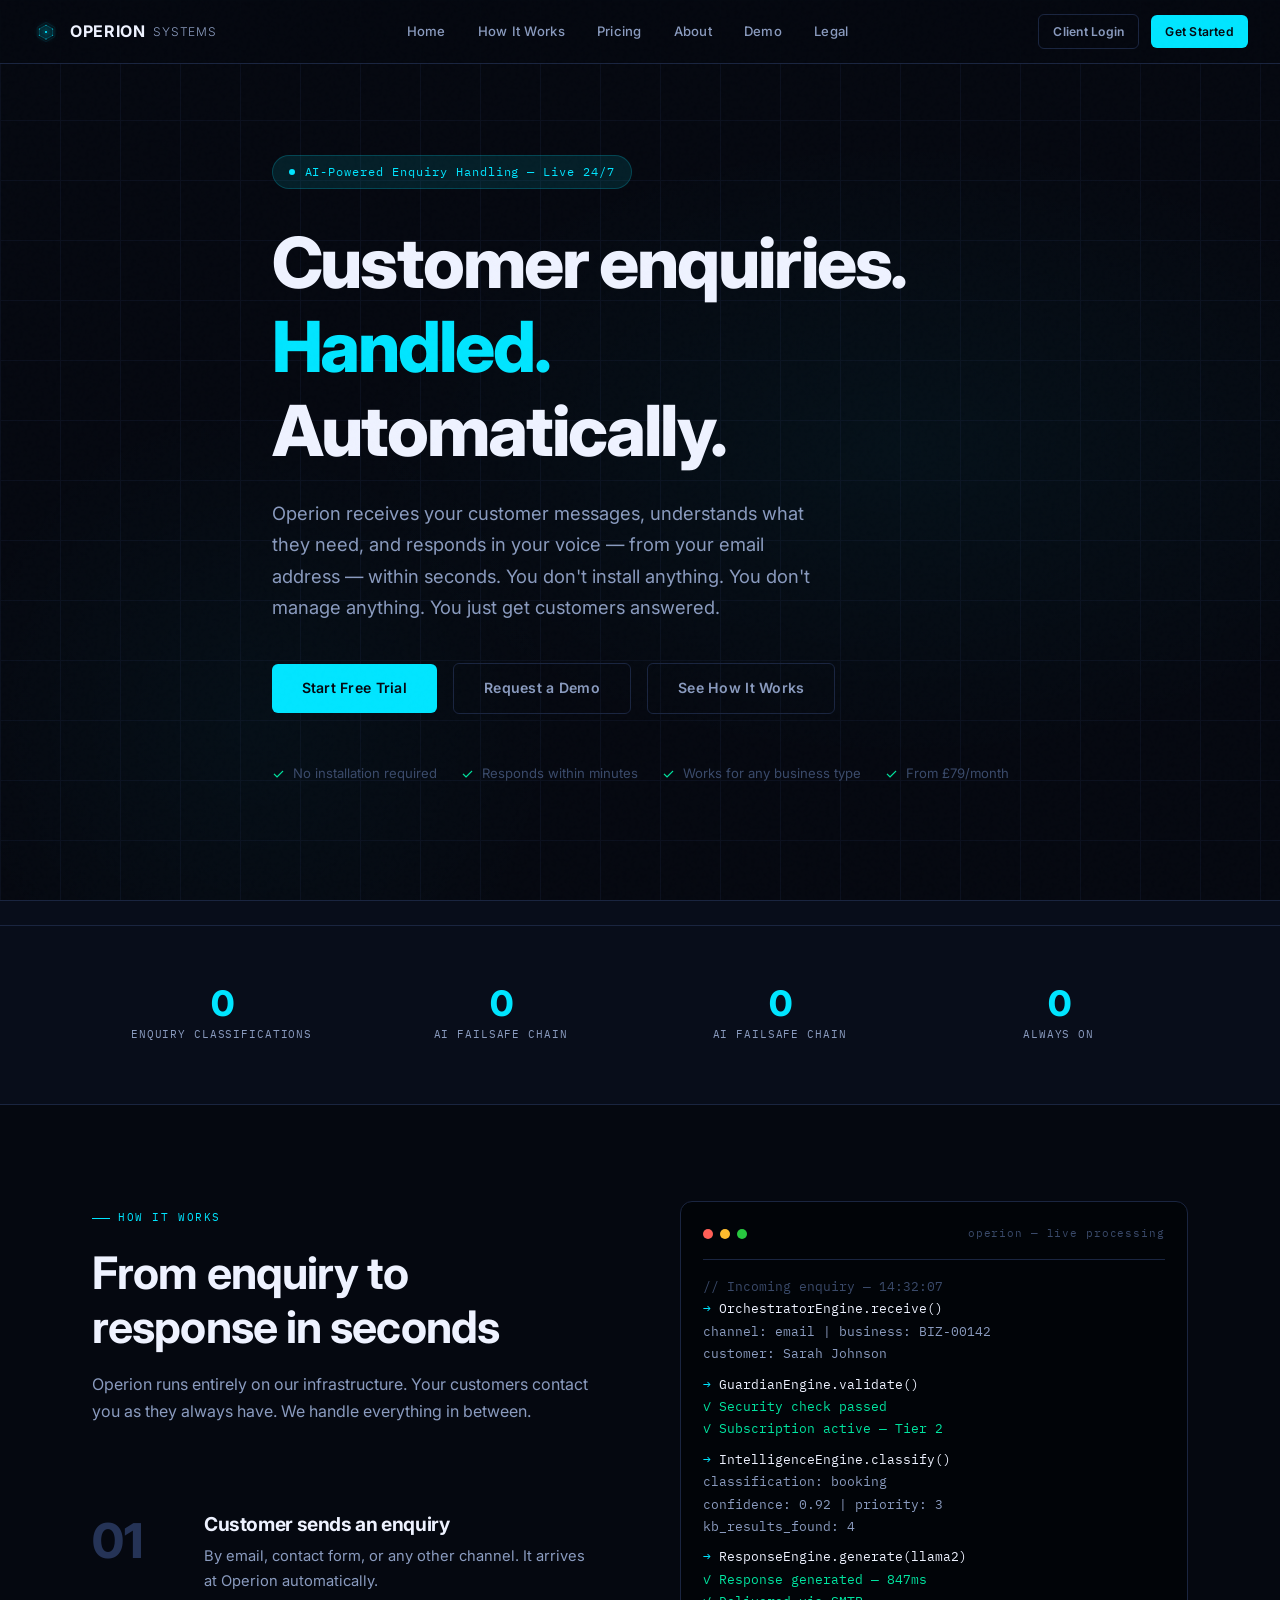
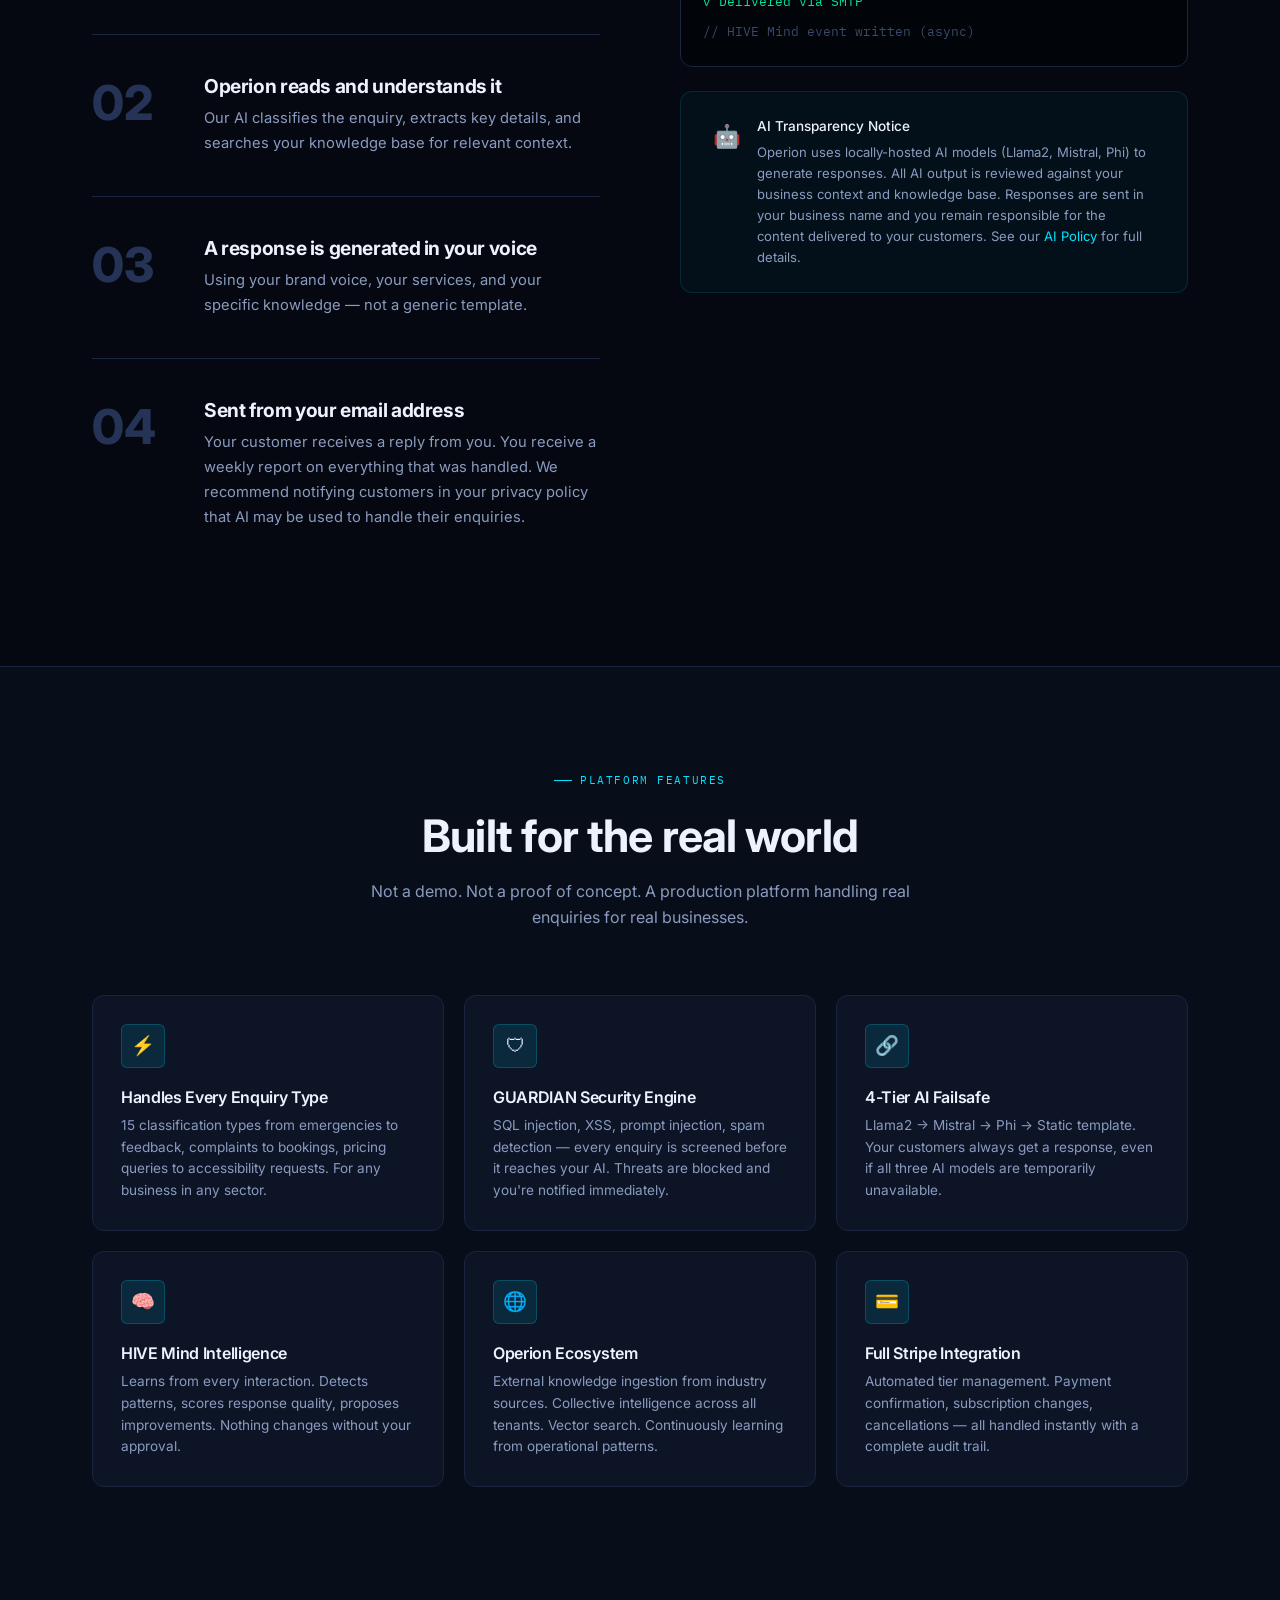
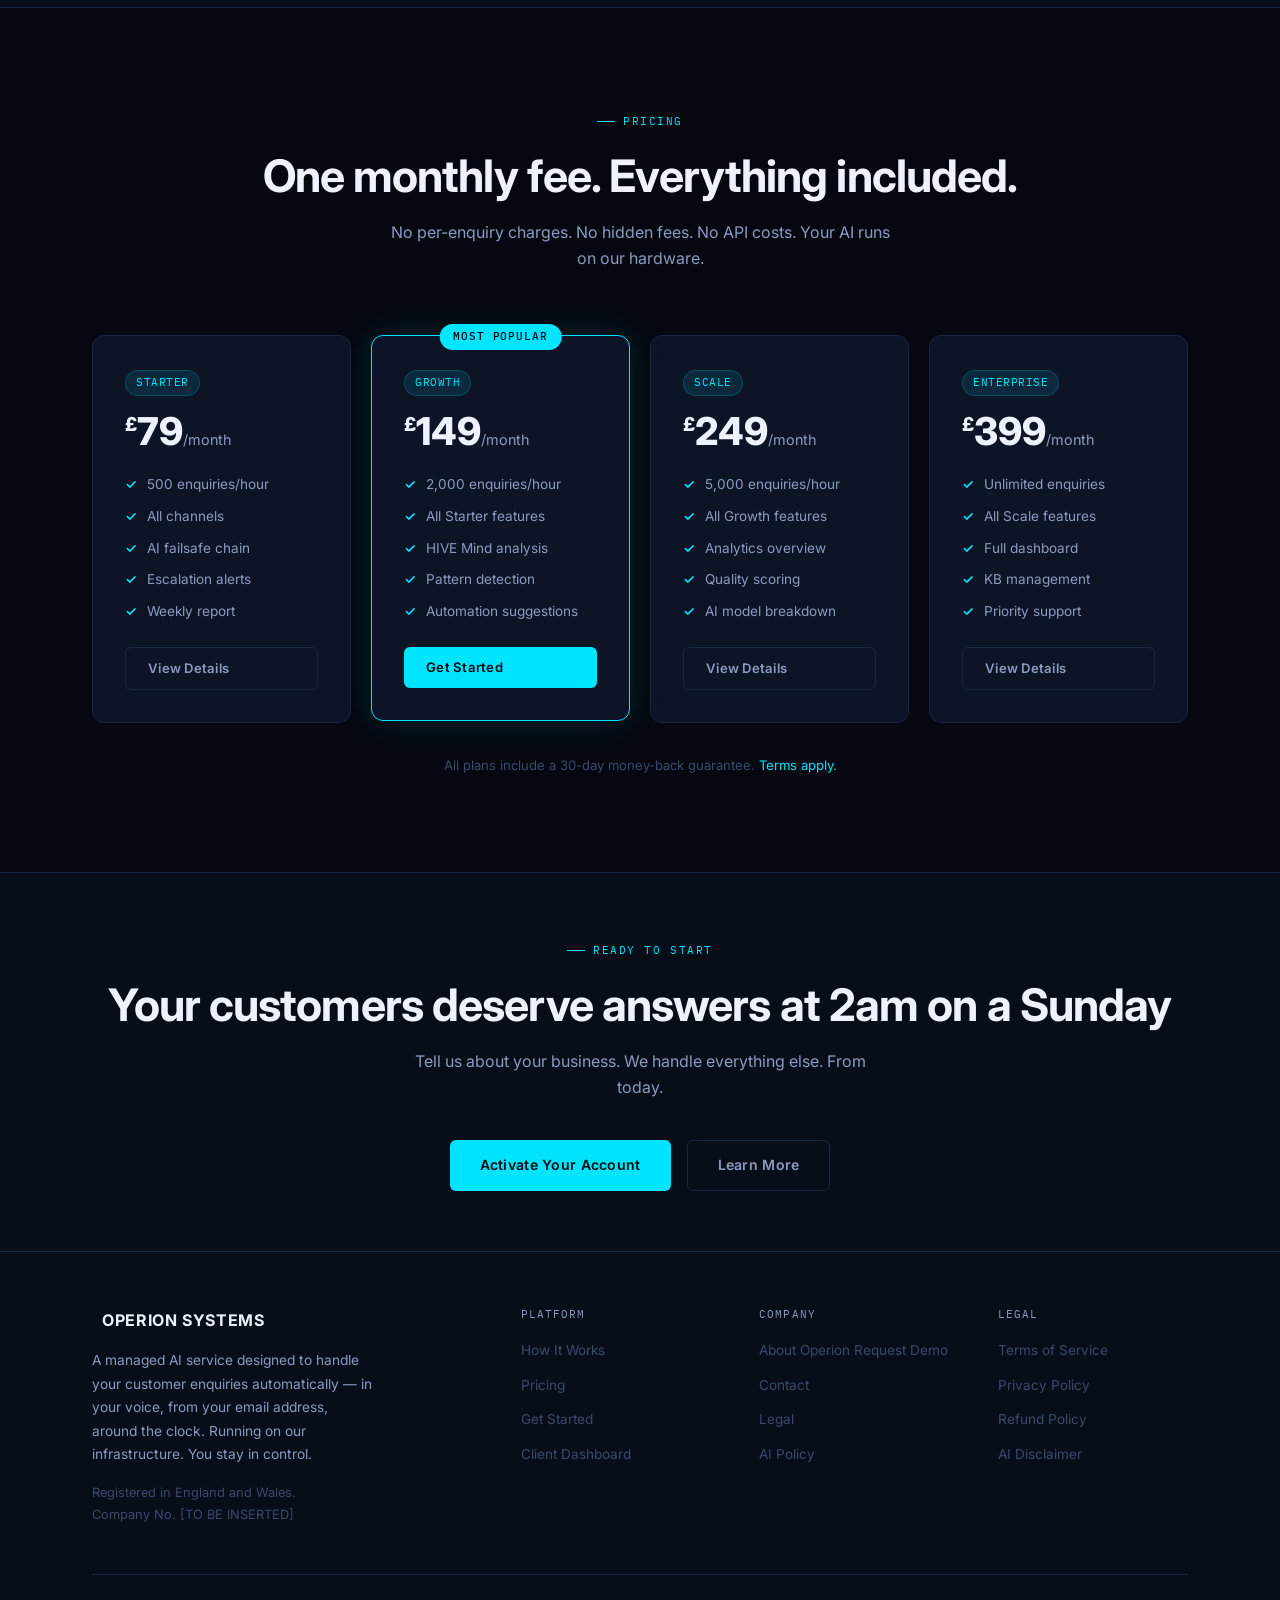
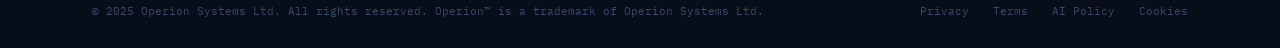
<file: index.html>
<!DOCTYPE html>
<html lang="en">
<head>
  <meta charset="UTF-8">
  <meta name="viewport" content="width=device-width, initial-scale=1.0">
  <title>Operion Systems — AI-Powered Enquiry Handling for Any Business</title>
  <meta name="description" content="Operion handles your customer enquiries automatically — in your voice, from your email address, around the clock. From £79/month. No software to install. No servers to manage.">
  <meta name="keywords" content="AI customer service, automated enquiry handling, AI business automation, customer response automation, Operion">
  <meta property="og:title" content="Operion Systems — Automated AI Enquiry Handling">
  <meta property="og:description" content="Every customer enquiry handled automatically. In your voice. From your email. 24/7.">
  <meta property="og:type" content="website">
  <meta name="robots" content="index, follow">
  <link rel="preconnect" href="https://fonts.googleapis.com">
  <link rel="preconnect" href="https://fonts.gstatic.com" crossorigin>
  <link href="https://fonts.googleapis.com/css2?family=Inter:wght@300;400;500;600;700;800&family=IBM+Plex+Mono:wght@300;400;500&display=swap" rel="stylesheet">
  <link rel="stylesheet" href="style.css">
  <style>
    /* ── HOMEPAGE SPECIFIC ─────────────────────────────────── */
    .hero {
      min-height: 100vh;
      display: flex;
      align-items: center;
      padding: 120px 0 80px;
      position: relative;
      overflow: hidden;
    }
    .hero-bg {
      position: absolute;
      inset: 0;
      background:
        radial-gradient(ellipse 60% 50% at 70% 50%, rgba(0,229,255,0.04) 0%, transparent 70%),
        radial-gradient(ellipse 40% 60% at 20% 80%, rgba(0,229,255,0.03) 0%, transparent 60%);
      pointer-events: none;
    }
    .hero-grid-lines {
      position: absolute;
      inset: 0;
      background-image:
        linear-gradient(var(--border) 1px, transparent 1px),
        linear-gradient(90deg, var(--border) 1px, transparent 1px);
      background-size: 60px 60px;
      opacity: 0.3;
      pointer-events: none;
    }
    .hero-content {
      position: relative;
      z-index: 1;
      max-width: 760px;
    }
    .hero-eyebrow {
      display: inline-flex;
      align-items: center;
      gap: 10px;
      background: var(--cyan-glow);
      border: 1px solid rgba(0,229,255,0.2);
      border-radius: 100px;
      padding: 6px 16px;
      font-family: var(--font-mono);
      font-size: 0.75rem;
      color: var(--cyan);
      letter-spacing: 0.08em;
      margin-bottom: 2rem;
    }
    .hero-eyebrow-dot {
      width: 6px; height: 6px;
      background: var(--cyan);
      border-radius: 50%;
      animation: pulse-glow 2s ease infinite;
    }
    .hero h1 { margin-bottom: 1.5rem; }
    .hero h1 em {
      font-style: normal;
      color: var(--cyan);
      position: relative;
    }
    .hero-sub {
      font-size: 1.15rem;
      color: var(--white-dim);
      line-height: 1.7;
      max-width: 560px;
      margin-bottom: 2.5rem;
    }
    .hero-actions {
      display: flex;
      gap: 1rem;
      flex-wrap: wrap;
      align-items: center;
      margin-bottom: 3rem;
    }
    .hero-proof {
      display: flex;
      align-items: center;
      gap: 1.5rem;
      flex-wrap: wrap;
    }
    .hero-proof-item {
      display: flex;
      align-items: center;
      gap: 8px;
      font-size: 0.82rem;
      color: var(--white-faint);
    }
    .hero-proof-item span { color: var(--green); font-size: 0.9rem; }
    .hero-visual {
      position: absolute;
      right: -2rem;
      top: 50%;
      transform: translateY(-50%);
      width: 420px;
      opacity: 0.85;
    }

    /* ── TICKER ─────────────────────────────────────────────── */
    .ticker-wrap {
      background: var(--deep);
      border-top: 1px solid var(--border);
      border-bottom: 1px solid var(--border);
      padding: 12px 0;
      overflow: hidden;
    }
    .ticker-inner {
      display: flex;
      gap: 0;
      animation: ticker 40s linear infinite;
      width: max-content;
    }
    .ticker-item {
      display: flex;
      align-items: center;
      gap: 8px;
      padding: 0 2rem;
      font-family: var(--font-mono);
      font-size: 0.75rem;
      color: var(--white-faint);
      white-space: nowrap;
    }
    .ticker-dot {
      width: 4px; height: 4px;
      background: var(--cyan);
      border-radius: 50%;
      flex-shrink: 0;
    }
    .ticker-meta { color: var(--white-faint); opacity: 0.5; }
    @keyframes ticker {
      0% { transform: translateX(0); }
      100% { transform: translateX(-50%); }
    }

    /* ── HOW IT WORKS ───────────────────────────────────────── */
    .steps { display: flex; flex-direction: column; gap: 0; }
    .step {
      display: grid;
      grid-template-columns: 80px 1fr;
      gap: 2rem;
      padding: 2.5rem 0;
      border-bottom: 1px solid var(--border);
      align-items: start;
    }
    .step:last-child { border-bottom: none; }
    .step-number {
      font-family: var(--font-display);
      font-weight: 800;
      font-size: 3rem;
      color: var(--border-light);
      line-height: 1;
      padding-top: 4px;
      transition: color var(--transition);
    }
    .step:hover .step-number { color: var(--cyan); }
    .step-content h3 {
      font-size: 1.2rem;
      margin-bottom: 0.5rem;
      color: var(--white);
    }
    .step-content p { font-size: 0.92rem; color: var(--white-dim); line-height: 1.7; }

    /* ── FEATURES ───────────────────────────────────────────── */
    .feature-card {
      background: var(--surface);
      border: 1px solid var(--border);
      border-radius: var(--radius-lg);
      padding: 1.75rem;
      transition: all var(--transition);
    }
    .feature-card:hover {
      border-color: var(--cyan-dim);
      transform: translateY(-2px);
      box-shadow: var(--glow);
    }
    .feature-icon {
      width: 44px; height: 44px;
      background: var(--cyan-glow);
      border: 1px solid rgba(0,229,255,0.2);
      border-radius: var(--radius);
      display: flex;
      align-items: center;
      justify-content: center;
      font-size: 1.2rem;
      margin-bottom: 1.25rem;
    }
    .feature-card h3 {
      font-size: 1rem;
      font-weight: 600;
      margin-bottom: 0.5rem;
    }
    .feature-card p { font-size: 0.85rem; color: var(--white-dim); line-height: 1.6; }

    /* ── AI DISCLAIMER BANNER ───────────────────────────────── */
    .ai-disclaimer {
      background: rgba(0,229,255,0.04);
      border: 1px solid rgba(0,229,255,0.12);
      border-radius: var(--radius-lg);
      padding: 1.5rem 2rem;
      display: flex;
      align-items: flex-start;
      gap: 1rem;
    }
    .ai-disclaimer-icon {
      font-size: 1.4rem;
      flex-shrink: 0;
      margin-top: 2px;
    }

    /* ── PRICING PREVIEW ────────────────────────────────────── */
    .pricing-card {
      background: var(--surface);
      border: 1px solid var(--border);
      border-radius: var(--radius-lg);
      padding: 2rem;
      display: flex;
      flex-direction: column;
      gap: 1.5rem;
      transition: all var(--transition);
    }
    .pricing-card.featured {
      border-color: var(--cyan);
      box-shadow: var(--glow);
      position: relative;
    }
    .pricing-card.featured::before {
      content: 'Most Popular';
      position: absolute;
      top: -12px;
      left: 50%;
      transform: translateX(-50%);
      background: var(--cyan);
      color: var(--black);
      font-family: var(--font-mono);
      font-size: 0.68rem;
      font-weight: 500;
      letter-spacing: 0.08em;
      text-transform: uppercase;
      padding: 4px 14px;
      border-radius: 100px;
    }
    .pricing-price {
      font-family: var(--font-display);
      font-weight: 800;
      font-size: 2.4rem;
      color: var(--white);
      line-height: 1;
    }
    .pricing-price sup { font-size: 1.2rem; vertical-align: super; }
    .pricing-price span { font-size: 0.9rem; font-weight: 400; color: var(--white-dim); }
    .pricing-features { display: flex; flex-direction: column; gap: 10px; }
    .pricing-feature {
      display: flex;
      align-items: flex-start;
      gap: 10px;
      font-size: 0.85rem;
      color: var(--white-dim);
    }
    .pricing-feature::before {
      content: '✓';
      color: var(--cyan);
      font-weight: 600;
      flex-shrink: 0;
    }
  </style>
  <link rel="icon" type="image/svg+xml" href="favicon.svg">
</head>
<body>

<!-- ── NAVIGATION ──────────────────────────────────────────────── -->
<nav class="nav">
  <a href="index.html" class="nav-logo">
    <img src="logo.svg" alt="Operion Systems">
    OPERION <span class="nav-logo-sys">SYSTEMS</span>
  </a>
  <div class="nav-links">
    <a href="index.html">Home</a>
    <a href="how-it-works.html">How It Works</a>
    <a href="pricing.html">Pricing</a>
    <a href="about.html">About</a>
    <a href="demo.html">Demo</a>
    <a href="legal.html">Legal</a>
  </div>
  <div class="nav-cta">
    <a href="dashboard.html" class="btn btn-ghost btn-sm">Client Login</a>
    <a href="get-started.html" class="btn btn-primary btn-sm">Get Started</a>
  </div>
  <button class="nav-burger" aria-label="Menu">☰</button>
</nav>

<!-- ── HERO ────────────────────────────────────────────────────── -->
<section class="hero">
  <div class="hero-bg"></div>
  <div class="hero-grid-lines"></div>
  <div class="container">
    <div class="hero-content animate-fade-up">
      <div class="hero-eyebrow">
        <span class="hero-eyebrow-dot"></span>
        AI-Powered Enquiry Handling — Live 24/7
      </div>
      <h1 class="display-1">
        Customer enquiries.<br><em>Handled.</em><br>Automatically.
      </h1>
      <p class="hero-sub">
        Operion receives your customer messages, understands what they need, and responds in your voice — from your email address — within seconds. You don't install anything. You don't manage anything. You just get customers answered.
      </p>
      <div class="hero-actions">
        <a href="get-started.html" class="btn btn-primary btn-lg">Start Free Trial</a>
        <a href="demo.html" class="btn btn-ghost btn-lg">Request a Demo</a>
        <a href="#how-it-works" class="btn btn-ghost btn-lg">See How It Works</a>
      </div>
      <div class="hero-proof">
        <div class="hero-proof-item"><span>✓</span> No installation required</div>
        <div class="hero-proof-item"><span>✓</span> Responds within minutes</div>
        <div class="hero-proof-item"><span>✓</span> Works for any business type</div>
        <div class="hero-proof-item"><span>✓</span> From £79/month</div>
      </div>
    </div>
  </div>
</section>

<!-- ── LIVE TICKER ──────────────────────────────────────────────── -->
<div class="ticker-wrap">
  <div class="ticker-inner"></div>
</div>

<!-- ── STATS ───────────────────────────────────────────────────── -->
<section class="section-sm" style="background:var(--deep);border-bottom:1px solid var(--border)">
  <div class="container">
    <div class="grid-4" style="text-align:center">
      <div data-animate>
        <div class="stat-value"><span data-count="15" data-suffix=" types">0</span></div>
        <div class="stat-label">Enquiry Classifications</div>
      </div>
      <div data-animate class="delay-1">
        <div class="stat-value"><span data-count="4" data-suffix=" tier">0</span></div>
        <div class="stat-label">AI Failsafe Chain</div>
      </div>
      <div data-animate class="delay-2">
        <div class="stat-value"><span data-count="4" data-suffix=" tier">0</span></div>
        <div class="stat-label">AI Failsafe Chain</div>
      </div>
      <div data-animate class="delay-3">
        <div class="stat-value"><span data-count="24" data-suffix="/7">0</span></div>
        <div class="stat-label">Always On</div>
      </div>
    </div>
  </div>
</section>

<!-- ── HOW IT WORKS ─────────────────────────────────────────────── -->
<section class="section" id="how-it-works">
  <div class="container">
    <div style="display:grid;grid-template-columns:1fr 1fr;gap:5rem;align-items:start">
      <div>
        <div class="section-label">How It Works</div>
        <h2 class="display-2" style="margin-bottom:1rem">From enquiry to response in seconds</h2>
        <p style="color:var(--white-dim);margin-bottom:3rem;line-height:1.7">
          Operion runs entirely on our infrastructure. Your customers contact you as they always have. We handle everything in between.
        </p>
        <div class="steps">
          <div class="step">
            <div class="step-number">01</div>
            <div class="step-content">
              <h3>Customer sends an enquiry</h3>
              <p>By email, contact form, or any other channel. It arrives at Operion automatically.</p>
            </div>
          </div>
          <div class="step">
            <div class="step-number">02</div>
            <div class="step-content">
              <h3>Operion reads and understands it</h3>
              <p>Our AI classifies the enquiry, extracts key details, and searches your knowledge base for relevant context.</p>
            </div>
          </div>
          <div class="step">
            <div class="step-number">03</div>
            <div class="step-content">
              <h3>A response is generated in your voice</h3>
              <p>Using your brand voice, your services, and your specific knowledge — not a generic template.</p>
            </div>
          </div>
          <div class="step">
            <div class="step-number">04</div>
            <div class="step-content">
              <h3>Sent from your email address</h3>
              <p>Your customer receives a reply from you. You receive a weekly report on everything that was handled. We recommend notifying customers in your privacy policy that AI may be used to handle their enquiries.</p>
            </div>
          </div>
        </div>
      </div>
      <div>
        <div class="terminal" style="margin-bottom:1.5rem">
          <div class="terminal-bar">
            <div class="terminal-dot terminal-dot-red"></div>
            <div class="terminal-dot terminal-dot-amber"></div>
            <div class="terminal-dot terminal-dot-green"></div>
            <div class="terminal-title">operion — live processing</div>
          </div>
          <div><span class="t-comment">// Incoming enquiry — 14:32:07</span></div>
          <div><span class="t-prompt">→ </span><span class="t-cmd">OrchestratorEngine.receive()</span></div>
          <div><span class="t-output">  channel: email | business: BIZ-00142</span></div>
          <div><span class="t-output">  customer: Sarah Johnson</span></div>
          <div style="margin-top:8px"><span class="t-prompt">→ </span><span class="t-cmd">GuardianEngine.validate()</span></div>
          <div><span class="t-success">  ✓ Security check passed</span></div>
          <div><span class="t-success">  ✓ Subscription active — Tier 2</span></div>
          <div style="margin-top:8px"><span class="t-prompt">→ </span><span class="t-cmd">IntelligenceEngine.classify()</span></div>
          <div><span class="t-output">  classification: booking</span></div>
          <div><span class="t-output">  confidence: 0.92 | priority: 3</span></div>
          <div><span class="t-output">  kb_results_found: 4</span></div>
          <div style="margin-top:8px"><span class="t-prompt">→ </span><span class="t-cmd">ResponseEngine.generate(llama2)</span></div>
          <div><span class="t-success">  ✓ Response generated — 847ms</span></div>
          <div><span class="t-success">  ✓ Delivered via SMTP</span></div>
          <div style="margin-top:8px"><span class="t-comment">// HIVE Mind event written (async)</span></div>
        </div>
        <div class="ai-disclaimer">
          <div class="ai-disclaimer-icon">🤖</div>
          <div>
            <p style="font-size:0.85rem;font-weight:500;margin-bottom:4px">AI Transparency Notice</p>
            <p style="font-size:0.82rem;color:var(--white-dim);line-height:1.6">
              Operion uses locally-hosted AI models (Llama2, Mistral, Phi) to generate responses. All AI output is reviewed against your business context and knowledge base. Responses are sent in your business name and you remain responsible for the content delivered to your customers. See our <a href="legal.html#ai-disclaimer">AI Policy</a> for full details.
            </p>
          </div>
        </div>
      </div>
    </div>
  </div>
</section>

<!-- ── FEATURES ─────────────────────────────────────────────────── -->
<section class="section" style="background:var(--deep);border-top:1px solid var(--border);border-bottom:1px solid var(--border)">
  <div class="container">
    <div style="text-align:center;margin-bottom:4rem">
      <div class="section-label" style="justify-content:center">Platform Features</div>
      <h2 class="display-2">Built for the real world</h2>
      <p style="color:var(--white-dim);max-width:560px;margin:1rem auto 0">Not a demo. Not a proof of concept. A production platform handling real enquiries for real businesses.</p>
    </div>
    <div class="grid-3" style="margin-bottom:1.5rem">
      <div class="feature-card" data-animate>
        <div class="feature-icon">⚡</div>
        <h3>Handles Every Enquiry Type</h3>
        <p>15 classification types from emergencies to feedback, complaints to bookings, pricing queries to accessibility requests. For any business in any sector.</p>
      </div>
      <div class="feature-card" data-animate class="delay-1">
        <div class="feature-icon">🛡</div>
        <h3>GUARDIAN Security Engine</h3>
        <p>SQL injection, XSS, prompt injection, spam detection — every enquiry is screened before it reaches your AI. Threats are blocked and you're notified immediately.</p>
      </div>
      <div class="feature-card" data-animate class="delay-2">
        <div class="feature-icon">🔗</div>
        <h3>4-Tier AI Failsafe</h3>
        <p>Llama2 → Mistral → Phi → Static template. Your customers always get a response, even if all three AI models are temporarily unavailable.</p>
      </div>
      <div class="feature-card" data-animate>
        <div class="feature-icon">🧠</div>
        <h3>HIVE Mind Intelligence</h3>
        <p>Learns from every interaction. Detects patterns, scores response quality, proposes improvements. Nothing changes without your approval.</p>
      </div>
      <div class="feature-card" data-animate class="delay-1">
        <div class="feature-icon">🌐</div>
        <h3>Operion Ecosystem</h3>
        <p>External knowledge ingestion from industry sources. Collective intelligence across all tenants. Vector search. Continuously learning from operational patterns.</p>
      </div>
      <div class="feature-card" data-animate class="delay-2">
        <div class="feature-icon">💳</div>
        <h3>Full Stripe Integration</h3>
        <p>Automated tier management. Payment confirmation, subscription changes, cancellations — all handled instantly with a complete audit trail.</p>
      </div>
    </div>
  </div>
</section>

<!-- ── PRICING PREVIEW ───────────────────────────────────────────── -->
<section class="section">
  <div class="container">
    <div style="text-align:center;margin-bottom:4rem">
      <div class="section-label" style="justify-content:center">Pricing</div>
      <h2 class="display-2">One monthly fee. Everything included.</h2>
      <p style="color:var(--white-dim);max-width:500px;margin:1rem auto 0">No per-enquiry charges. No hidden fees. No API costs. Your AI runs on our hardware.</p>
    </div>
    <div class="grid-4" style="align-items:start">
      <div class="pricing-card">
        <div>
          <div class="badge badge-cyan" style="margin-bottom:1rem">Starter</div>
          <div class="pricing-price"><sup>£</sup>79<span>/month</span></div>
        </div>
        <div class="pricing-features">
          <div class="pricing-feature">500 enquiries/hour</div>
          <div class="pricing-feature">All channels</div>
          <div class="pricing-feature">AI failsafe chain</div>
          <div class="pricing-feature">Escalation alerts</div>
          <div class="pricing-feature">Weekly report</div>
        </div>
        <a href="pricing.html" class="btn btn-ghost">View Details</a>
      </div>
      <div class="pricing-card featured">
        <div>
          <div class="badge badge-cyan" style="margin-bottom:1rem">Growth</div>
          <div class="pricing-price"><sup>£</sup>149<span>/month</span></div>
        </div>
        <div class="pricing-features">
          <div class="pricing-feature">2,000 enquiries/hour</div>
          <div class="pricing-feature">All Starter features</div>
          <div class="pricing-feature">HIVE Mind analysis</div>
          <div class="pricing-feature">Pattern detection</div>
          <div class="pricing-feature">Automation suggestions</div>
        </div>
        <a href="get-started.html" class="btn btn-primary" data-checkout-tier="2">Get Started</a>
      </div>
      <div class="pricing-card">
        <div>
          <div class="badge badge-cyan" style="margin-bottom:1rem">Scale</div>
          <div class="pricing-price"><sup>£</sup>249<span>/month</span></div>
        </div>
        <div class="pricing-features">
          <div class="pricing-feature">5,000 enquiries/hour</div>
          <div class="pricing-feature">All Growth features</div>
          <div class="pricing-feature">Analytics overview</div>
          <div class="pricing-feature">Quality scoring</div>
          <div class="pricing-feature">AI model breakdown</div>
        </div>
        <a href="pricing.html" class="btn btn-ghost">View Details</a>
      </div>
      <div class="pricing-card">
        <div>
          <div class="badge badge-cyan" style="margin-bottom:1rem">Enterprise</div>
          <div class="pricing-price"><sup>£</sup>399<span>/month</span></div>
        </div>
        <div class="pricing-features">
          <div class="pricing-feature">Unlimited enquiries</div>
          <div class="pricing-feature">All Scale features</div>
          <div class="pricing-feature">Full dashboard</div>
          <div class="pricing-feature">KB management</div>
          <div class="pricing-feature">Priority support</div>
        </div>
        <a href="pricing.html" class="btn btn-ghost">View Details</a>
      </div>
    </div>
    <p style="text-align:center;margin-top:2rem;font-size:0.82rem;color:var(--white-faint)">
      All plans include a 30-day money-back guarantee. <a href="legal.html#refunds">Terms apply.</a>
    </p>
  </div>
</section>

<!-- ── CTA ──────────────────────────────────────────────────────── -->
<section class="section-sm" style="background:var(--deep);border-top:1px solid var(--border)">
  <div class="container" style="text-align:center">
    <div class="section-label" style="justify-content:center">Ready to Start</div>
    <h2 class="display-2" style="margin-bottom:1rem">Your customers deserve answers at 2am on a Sunday</h2>
    <p style="color:var(--white-dim);max-width:500px;margin:0 auto 2.5rem">Tell us about your business. We handle everything else. From today.</p>
    <div style="display:flex;gap:1rem;justify-content:center;flex-wrap:wrap">
      <a href="get-started.html" class="btn btn-primary btn-lg">Activate Your Account</a>
      <a href="how-it-works.html" class="btn btn-ghost btn-lg">Learn More</a>
    </div>
  </div>
</section>

<!-- ── FOOTER ───────────────────────────────────────────────────── -->
<footer class="footer">
  <div class="container">
    <div class="footer-grid">
      <div class="footer-brand">
        <div class="nav-logo" style="margin-bottom:1rem">
          <div class="nav-logo-mark"></div>
          Operion Systems
        </div>
        <p>A managed AI service designed to handle your customer enquiries automatically — in your voice, from your email address, around the clock. Running on our infrastructure. You stay in control.</p>
        <p style="margin-top:1rem;font-size:0.8rem;color:var(--white-faint)">Registered in England and Wales.<br>Company No. [TO BE INSERTED]</p>
      </div>
      <div class="footer-col">
        <h4>Platform</h4>
        <ul>
          <li><a href="how-it-works.html">How It Works</a></li>
          <li><a href="pricing.html">Pricing</a></li>
          <li><a href="get-started.html">Get Started</a></li>
          <li><a href="dashboard.html">Client Dashboard</a></li>
        </ul>
      </div>
      <div class="footer-col">
        <h4>Company</h4>
        <ul>
          <li><a href="about.html">About Operion</a>
        <a href="demo.html">Request Demo</a></li>
          <li><a href="about.html#contact">Contact</a></li>
          <li><a href="legal.html">Legal</a></li>
          <li><a href="legal.html#ai-disclaimer">AI Policy</a></li>
        </ul>
      </div>
      <div class="footer-col">
        <h4>Legal</h4>
        <ul>
          <li><a href="legal.html#terms">Terms of Service</a></li>
          <li><a href="legal.html#privacy">Privacy Policy</a></li>
          <li><a href="legal.html#refunds">Refund Policy</a></li>
          <li><a href="legal.html#ai-disclaimer">AI Disclaimer</a></li>
        </ul>
      </div>
    </div>
    <div class="footer-bottom">
      <p>© 2025 Operion Systems Ltd. All rights reserved. Operion™ is a trademark of Operion Systems Ltd.</p>
      <div class="footer-legal-links">
        <a href="legal.html#privacy">Privacy</a>
        <a href="legal.html#terms">Terms</a>
        <a href="legal.html#ai-disclaimer">AI Policy</a>
        <a href="legal.html#cookies">Cookies</a>
      </div>
    </div>
  </div>
</footer>

<script src="https://js.stripe.com/v3/"></script>
<script src="app.js"></script>
</body>
</html>
</file>
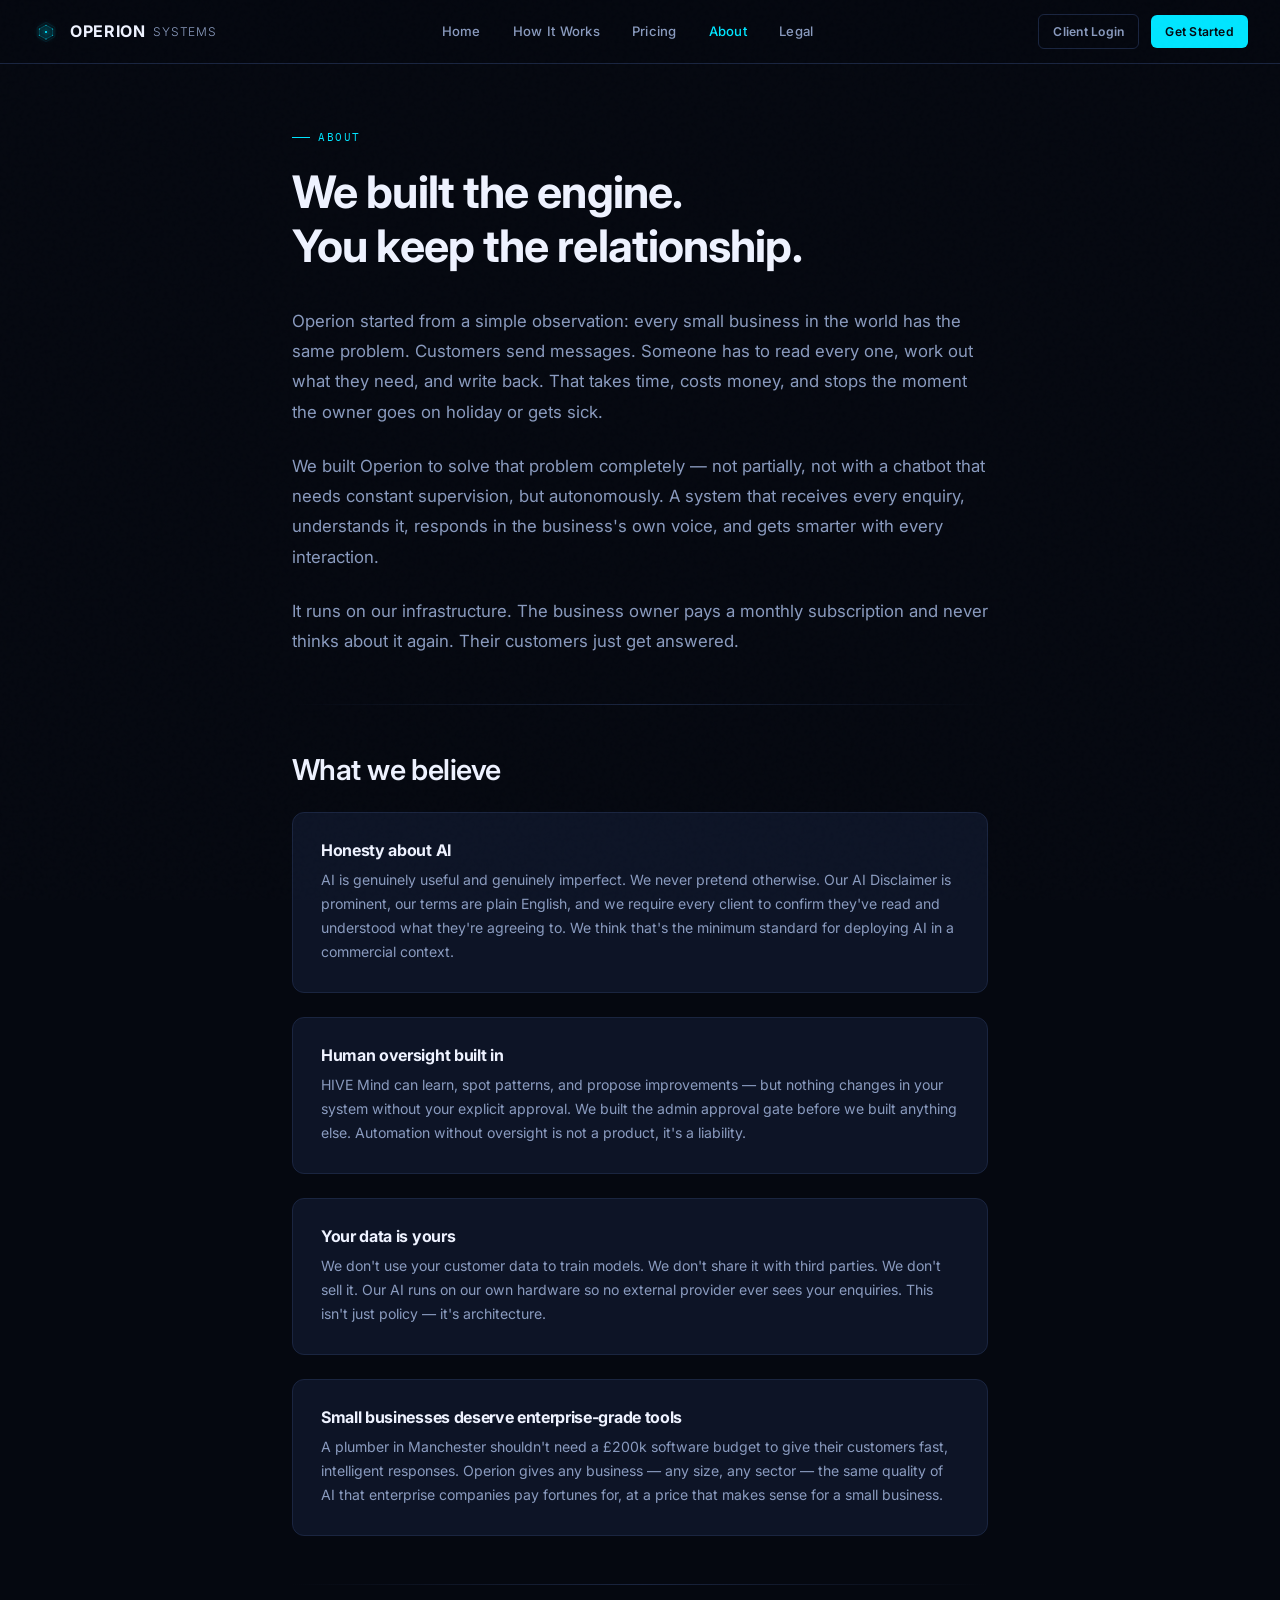
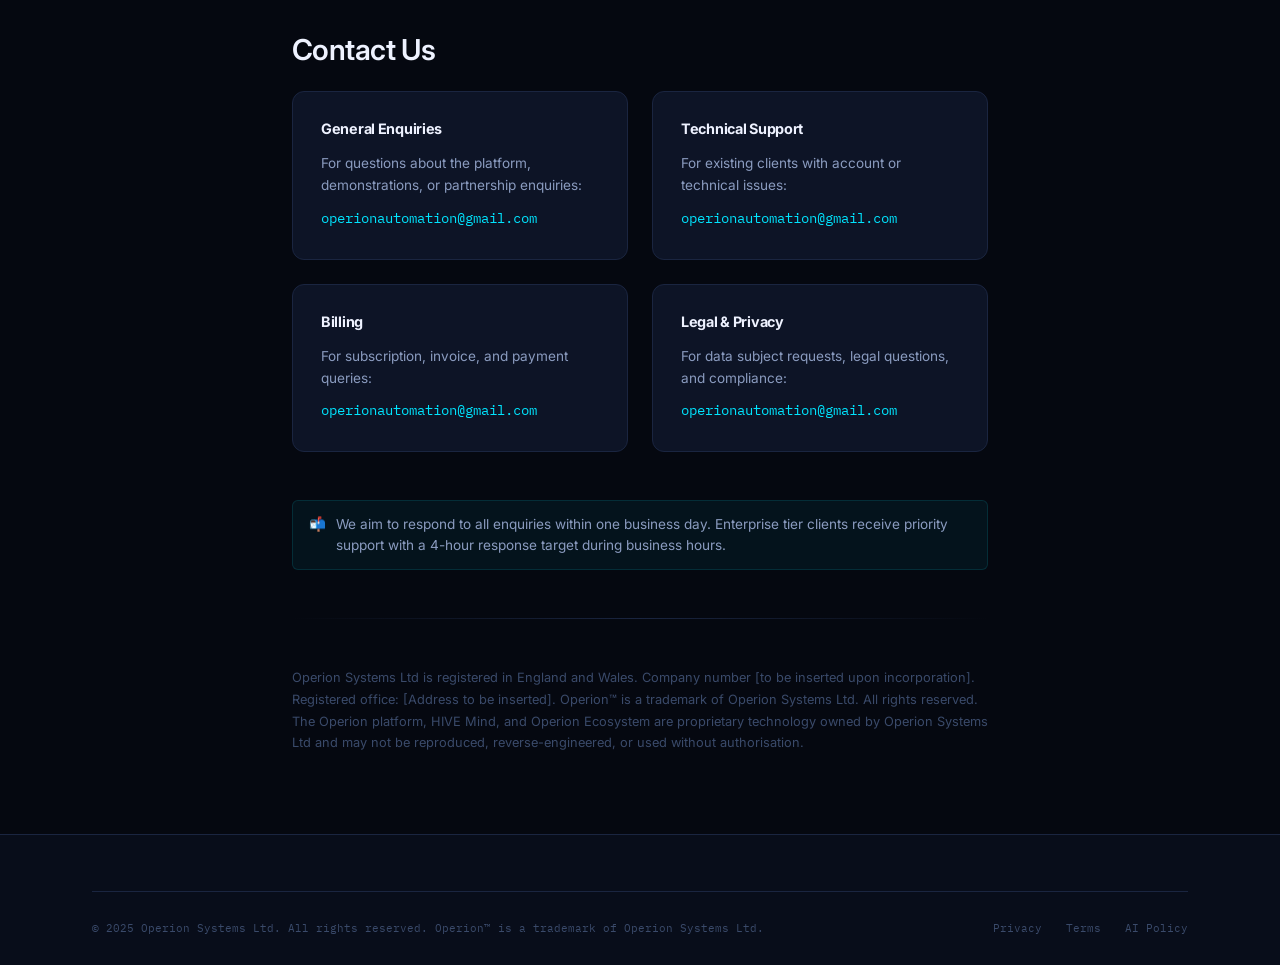
<file: about.html>
<!DOCTYPE html>
<html lang="en">
<head>
  <meta charset="UTF-8">
  <meta name="viewport" content="width=device-width, initial-scale=1.0">
  <title>About — Operion Systems Ltd</title>
  <meta name="description" content="About Operion Systems Ltd. Who we are, what we believe, and how to contact us.">
  <link rel="preconnect" href="https://fonts.googleapis.com">
  <link rel="preconnect" href="https://fonts.gstatic.com" crossorigin>
  <link href="https://fonts.googleapis.com/css2?family=Inter:wght@300;400;500;600;700;800&family=IBM+Plex+Mono:wght@300;400;500&display=swap" rel="stylesheet">
  <link rel="stylesheet" href="style.css">
  <link rel="icon" type="image/svg+xml" href="favicon.svg">
</head>
<body>
<nav class="nav">
  <a href="index.html" class="nav-logo"><img src="logo.svg" alt="Operion Systems">OPERION <span class="nav-logo-sys">SYSTEMS</span></a>
  <div class="nav-links">
    <a href="index.html">Home</a>
    <a href="how-it-works.html">How It Works</a>
    <a href="pricing.html">Pricing</a>
    <a href="about.html" class="active">About</a>
    <a href="legal.html">Legal</a>
  </div>
  <div class="nav-cta">
    <a href="dashboard.html" class="btn btn-ghost btn-sm">Client Login</a>
    <a href="get-started.html" class="btn btn-primary btn-sm">Get Started</a>
  </div>
  <button class="nav-burger">☰</button>
</nav>

<section style="padding:120px 0 80px">
  <div class="container-narrow">
    <div class="section-label">About</div>
    <h1 class="display-2" style="margin-bottom:2rem">We built the engine.<br>You keep the relationship.</h1>

    <p style="font-size:1.05rem;color:var(--white-dim);line-height:1.8;margin-bottom:1.5rem">
      Operion started from a simple observation: every small business in the world has the same problem. Customers send messages. Someone has to read every one, work out what they need, and write back. That takes time, costs money, and stops the moment the owner goes on holiday or gets sick.
    </p>
    <p style="font-size:1.05rem;color:var(--white-dim);line-height:1.8;margin-bottom:1.5rem">
      We built Operion to solve that problem completely — not partially, not with a chatbot that needs constant supervision, but autonomously. A system that receives every enquiry, understands it, responds in the business's own voice, and gets smarter with every interaction.
    </p>
    <p style="font-size:1.05rem;color:var(--white-dim);line-height:1.8;margin-bottom:3rem">
      It runs on our infrastructure. The business owner pays a monthly subscription and never thinks about it again. Their customers just get answered.
    </p>

    <div class="divider" style="margin-bottom:3rem"></div>

    <h2 class="display-3" style="margin-bottom:1.5rem">What we believe</h2>
    <div style="display:flex;flex-direction:column;gap:1.5rem;margin-bottom:3rem">
      <div class="card card-glow">
        <h3 style="font-size:1rem;margin-bottom:0.5rem">Honesty about AI</h3>
        <p style="font-size:0.88rem;color:var(--white-dim);line-height:1.7">AI is genuinely useful and genuinely imperfect. We never pretend otherwise. Our AI Disclaimer is prominent, our terms are plain English, and we require every client to confirm they've read and understood what they're agreeing to. We think that's the minimum standard for deploying AI in a commercial context.</p>
      </div>
      <div class="card card-glow">
        <h3 style="font-size:1rem;margin-bottom:0.5rem">Human oversight built in</h3>
        <p style="font-size:0.88rem;color:var(--white-dim);line-height:1.7">HIVE Mind can learn, spot patterns, and propose improvements — but nothing changes in your system without your explicit approval. We built the admin approval gate before we built anything else. Automation without oversight is not a product, it's a liability.</p>
      </div>
      <div class="card card-glow">
        <h3 style="font-size:1rem;margin-bottom:0.5rem">Your data is yours</h3>
        <p style="font-size:0.88rem;color:var(--white-dim);line-height:1.7">We don't use your customer data to train models. We don't share it with third parties. We don't sell it. Our AI runs on our own hardware so no external provider ever sees your enquiries. This isn't just policy — it's architecture.</p>
      </div>
      <div class="card card-glow">
        <h3 style="font-size:1rem;margin-bottom:0.5rem">Small businesses deserve enterprise-grade tools</h3>
        <p style="font-size:0.88rem;color:var(--white-dim);line-height:1.7">A plumber in Manchester shouldn't need a £200k software budget to give their customers fast, intelligent responses. Operion gives any business — any size, any sector — the same quality of AI that enterprise companies pay fortunes for, at a price that makes sense for a small business.</p>
      </div>
    </div>

    <div class="divider" style="margin-bottom:3rem"></div>

    <h2 class="display-3" id="contact" style="margin-bottom:1.5rem">Contact Us</h2>
    <div class="grid-2" style="gap:1.5rem;margin-bottom:3rem">
      <div class="card">
        <h3 style="font-size:0.9rem;margin-bottom:1rem">General Enquiries</h3>
        <p style="font-size:0.85rem;color:var(--white-dim);margin-bottom:0.5rem">For questions about the platform, demonstrations, or partnership enquiries:</p>
        <a href="mailto:operionautomation@gmail.com" style="font-family:var(--font-mono);font-size:0.85rem">operionautomation@gmail.com</a>
      </div>
      <div class="card">
        <h3 style="font-size:0.9rem;margin-bottom:1rem">Technical Support</h3>
        <p style="font-size:0.85rem;color:var(--white-dim);margin-bottom:0.5rem">For existing clients with account or technical issues:</p>
        <a href="mailto:operionautomation@gmail.com" style="font-family:var(--font-mono);font-size:0.85rem">operionautomation@gmail.com</a>
      </div>
      <div class="card">
        <h3 style="font-size:0.9rem;margin-bottom:1rem">Billing</h3>
        <p style="font-size:0.85rem;color:var(--white-dim);margin-bottom:0.5rem">For subscription, invoice, and payment queries:</p>
        <a href="mailto:operionautomation@gmail.com" style="font-family:var(--font-mono);font-size:0.85rem">operionautomation@gmail.com</a>
      </div>
      <div class="card">
        <h3 style="font-size:0.9rem;margin-bottom:1rem">Legal & Privacy</h3>
        <p style="font-size:0.85rem;color:var(--white-dim);margin-bottom:0.5rem">For data subject requests, legal questions, and compliance:</p>
        <a href="mailto:operionautomation@gmail.com" style="font-family:var(--font-mono);font-size:0.85rem">operionautomation@gmail.com</a>
      </div>
    </div>

    <div class="alert alert-info">
      <span>📬</span>
      <span>We aim to respond to all enquiries within one business day. Enterprise tier clients receive priority support with a 4-hour response target during business hours.</span>
    </div>

    <div class="divider" style="margin:3rem 0"></div>

    <p style="font-size:0.8rem;color:var(--white-faint);line-height:1.7">
      Operion Systems Ltd is registered in England and Wales. Company number [to be inserted upon incorporation]. Registered office: [Address to be inserted]. Operion™ is a trademark of Operion Systems Ltd. All rights reserved. The Operion platform, HIVE Mind, and Operion Ecosystem are proprietary technology owned by Operion Systems Ltd and may not be reproduced, reverse-engineered, or used without authorisation.
    </p>
  </div>
</section>

<footer class="footer">
  <div class="container">
    <div class="footer-bottom">
      <p>© 2025 Operion Systems Ltd. All rights reserved. Operion™ is a trademark of Operion Systems Ltd.</p>
      <div class="footer-legal-links">
        <a href="legal.html#privacy">Privacy</a>
        <a href="legal.html#terms">Terms</a>
        <a href="legal.html#ai-disclaimer">AI Policy</a>
      </div>
    </div>
  </div>
</footer>
<script src="app.js"></script>
</body>
</html>
</file>
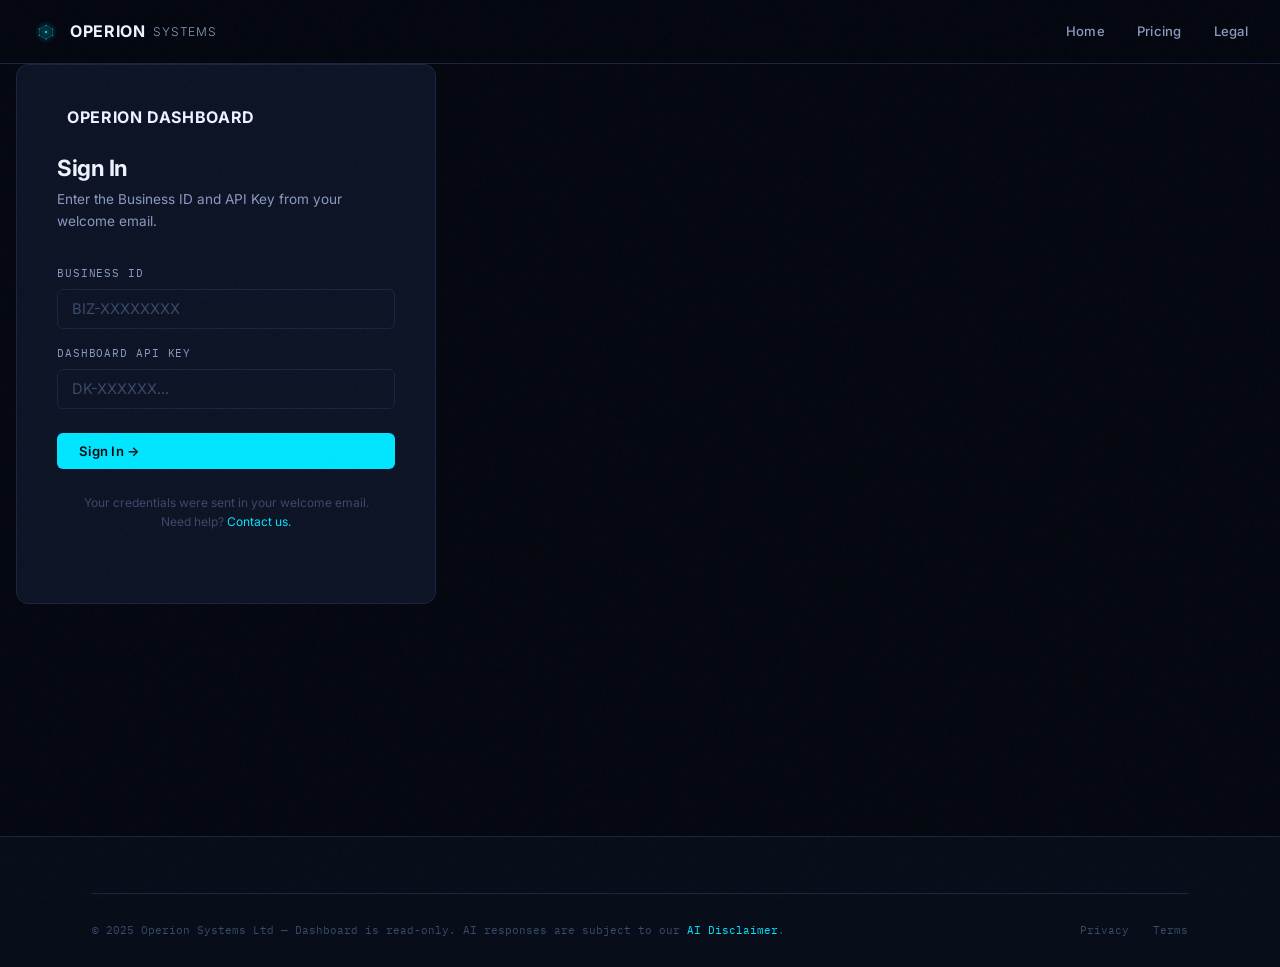
<file: dashboard.html>
<!DOCTYPE html>
<html lang="en">
<head>
  <meta charset="UTF-8">
  <meta name="viewport" content="width=device-width, initial-scale=1.0">
  <title>Dashboard — Operion Systems Ltd</title>
  <meta name="robots" content="noindex, nofollow">
  <link rel="preconnect" href="https://fonts.googleapis.com">
  <link rel="preconnect" href="https://fonts.gstatic.com" crossorigin>
  <link href="https://fonts.googleapis.com/css2?family=Inter:wght@300;400;500;600;700;800&family=IBM+Plex+Mono:wght@300;400;500&display=swap" rel="stylesheet">
  <link rel="stylesheet" href="style.css">
  <style>
    .dash-header {
      padding: 84px 0 0;
      background: var(--deep);
      border-bottom: 1px solid var(--border);
    }
    .dash-header-inner {
      display: flex;
      align-items: center;
      justify-content: space-between;
      padding: 1.5rem 0;
    }
    .dash-tabs {
      display: flex;
      gap: 0;
      margin-top: 1rem;
    }
    .dash-tab {
      padding: 10px 20px;
      font-family: var(--font-mono);
      font-size: 0.75rem;
      text-transform: uppercase;
      letter-spacing: 0.06em;
      color: var(--white-dim);
      cursor: pointer;
      border-bottom: 2px solid transparent;
      transition: all var(--transition);
      background: none;
      border-top: none;
      border-left: none;
      border-right: none;
    }
    .dash-tab:hover { color: var(--white); }
    .dash-tab.active { color: var(--cyan); border-bottom-color: var(--cyan); }
    .dash-tab[data-tier-required] { opacity: 0.4; cursor: not-allowed; }
    .dash-tab[data-tier-required]:hover { color: var(--white-dim); }

    .dash-body { padding: 2rem 0 4rem; }
    .stats-grid { display: grid; grid-template-columns: repeat(6, 1fr); gap: 1rem; margin-bottom: 2rem; }
    .stat-card {
      background: var(--surface);
      border: 1px solid var(--border);
      border-radius: var(--radius-lg);
      padding: 1.25rem 1.5rem;
    }
    .stat-card .stat-value { font-size: 1.8rem; }

    .dash-section { display: none; }
    .dash-section.active { display: block; }
    .dash-panel {
      background: var(--surface);
      border: 1px solid var(--border);
      border-radius: var(--radius-lg);
      padding: 1.5rem;
      margin-bottom: 1.5rem;
    }
    .dash-panel h3 {
      font-size: 0.9rem;
      font-weight: 600;
      margin-bottom: 1.25rem;
      display: flex;
      align-items: center;
      gap: 8px;
    }
    .dash-panel h3 .badge { margin-left: auto; }
    .tier-gate {
      background: var(--deep);
      border: 1px dashed var(--border);
      border-radius: var(--radius-lg);
      padding: 3rem;
      text-align: center;
    }
    .tier-gate h3 { font-size: 1rem; margin-bottom: 0.5rem; }
    .tier-gate p { font-size: 0.85rem; color: var(--white-dim); margin-bottom: 1.5rem; }
    .login-wrap {
      min-height: calc(100vh - 64px);
      display: flex;
      align-items: center;
      justify-content: center;
      padding: 4rem 1rem;
    }
    .login-box {
      background: var(--surface);
      border: 1px solid var(--border);
      border-radius: var(--radius-lg);
      padding: 2.5rem;
      width: 100%;
      max-width: 420px;
    }
    .login-box h1 { font-size: 1.4rem; margin-bottom: 0.5rem; }
    .login-box p { font-size: 0.85rem; color: var(--white-dim); margin-bottom: 2rem; }
    @media(max-width:768px){
      .stats-grid { grid-template-columns: repeat(2,1fr); }
      .dash-tabs { overflow-x: auto; }
    }
  </style>
  <link rel="icon" type="image/svg+xml" href="favicon.svg">
</head>
<body>

<nav class="nav">
  <a href="index.html" class="nav-logo"><img src="logo.svg" alt="Operion Systems">OPERION <span class="nav-logo-sys">SYSTEMS</span></a>
  <div class="nav-links">
    <a href="index.html">Home</a>
    <a href="pricing.html">Pricing</a>
    <a href="legal.html">Legal</a>
  </div>
  <div class="nav-cta" id="nav-dash-actions" style="display:none">
    <span id="dash-tier" style="font-size:0.75rem"></span>
    <button id="dashboard-logout" class="btn btn-ghost btn-sm">Sign Out</button>
  </div>
  <button class="nav-burger">☰</button>
</nav>

<!-- LOGIN -->
<div id="dashboard-login" class="login-wrap" style="display:none">
  <div class="login-box">
    <div class="nav-logo" style="margin-bottom:1.5rem">
      <div class="nav-logo-mark"></div>
      Operion Dashboard
    </div>
    <h1>Sign In</h1>
    <p>Enter the Business ID and API Key from your welcome email.</p>
    <div id="login-error" style="margin-bottom:1rem"></div>
    <form id="dashboard-login-form" novalidate>
      <div class="form-group" style="margin-bottom:1rem">
        <label class="form-label">Business ID</label>
        <input type="text" id="login-bid" class="form-input" placeholder="BIZ-XXXXXXXX" required>
      </div>
      <div class="form-group" style="margin-bottom:1.5rem">
        <label class="form-label">Dashboard API Key</label>
        <input type="password" id="login-key" class="form-input" placeholder="DK-XXXXXX..." required>
      </div>
      <button type="submit" class="btn btn-primary" style="width:100%">Sign In →</button>
    </form>
    <p style="font-size:0.75rem;color:var(--white-faint);margin-top:1.5rem;text-align:center">
      Your credentials were sent in your welcome email.<br>
      Need help? <a href="about.html#contact">Contact us.</a>
    </p>
  </div>
</div>

<!-- DASHBOARD -->
<div id="dashboard-view" style="display:none">

  <div class="dash-header">
    <div class="container">
      <div class="dash-header-inner">
        <div>
          <div class="section-label">Operion Dashboard</div>
          <h1 id="dash-business-name" class="display-3" style="margin-bottom:0">Loading...</h1>
        </div>
        <div style="display:flex;gap:1rem;align-items:center">
          <span id="dash-tier"></span>
          <button id="dashboard-logout" class="btn btn-ghost btn-sm">Sign Out</button>
        </div>
      </div>
      <div class="dash-tabs">
        <button class="dash-tab active" data-tab="overview">Overview</button>
        <button class="dash-tab" data-tab="hive" id="tab-hive">HIVE Mind</button>
        <button class="dash-tab" data-tab="analytics" id="tab-analytics">Analytics</button>
        <button class="dash-tab" data-tab="enterprise" id="tab-enterprise">Enterprise</button>
      </div>
    </div>
  </div>

  <div class="dash-body">
    <div class="container">

      <!-- OVERVIEW TAB -->
      <div class="dash-section active" id="section-overview">
        <div class="stats-grid">
          <div class="stat-card">
            <div class="stat-value" id="stat-enq-24h">—</div>
            <div class="stat-label">Enquiries 24h</div>
          </div>
          <div class="stat-card">
            <div class="stat-value" id="stat-enq-7d">—</div>
            <div class="stat-label">Enquiries 7 days</div>
          </div>
          <div class="stat-card">
            <div class="stat-value" id="stat-responded">—</div>
            <div class="stat-label">Responded 7d</div>
          </div>
          <div class="stat-card">
            <div class="stat-value" style="color:var(--green)" id="stat-response-rate">—</div>
            <div class="stat-label">Response Rate</div>
          </div>
          <div class="stat-card">
            <div class="stat-value" style="color:var(--amber)" id="stat-escalated">—</div>
            <div class="stat-label">Escalated</div>
          </div>
          <div class="stat-card">
            <div class="stat-value" style="color:var(--red)" id="stat-failed">—</div>
            <div class="stat-label">Failed</div>
          </div>
        </div>

        <div class="grid-2">
          <div class="dash-panel">
            <h3>⚠ Unresolved Alerts</h3>
            <div id="dash-alerts"><div class="spinner"></div></div>
          </div>
          <div class="dash-panel">
            <h3>ℹ Account Status</h3>
            <div style="display:flex;flex-direction:column;gap:10px;font-size:0.85rem">
              <div style="display:flex;justify-content:space-between">
                <span style="color:var(--white-dim)">Status</span>
                <span class="badge badge-green">Active</span>
              </div>
              <div style="display:flex;justify-content:space-between">
                <span style="color:var(--white-dim)">Tier</span>
                <span id="dash-tier-inline" style="color:var(--cyan)">—</span>
              </div>
              <div style="display:flex;justify-content:space-between">
                <span style="color:var(--white-dim)">Tier Since</span>
                <span id="dash-tier-since" style="color:var(--white-dim);font-size:0.8rem">—</span>
              </div>
              <div style="border-top:1px solid var(--border);padding-top:10px;margin-top:2px">
                <a href="legal.html#ai-disclaimer" style="font-size:0.78rem;color:var(--white-faint)">🤖 AI Disclaimer applies to all responses sent from your account</a>
              </div>
            </div>
          </div>
        </div>
      </div>

      <!-- HIVE TAB -->
      <div class="dash-section" id="section-hive">
        <div id="dash-hive">
          <div class="tier-gate" id="hive-gate">
            <h3>HIVE Mind Intelligence</h3>
            <p>Pattern detection, automation opportunities, and learning signals. Available on Growth (£149/month) and above.</p>
            <a href="pricing.html" class="btn btn-outline">View Upgrade Options</a>
          </div>
          <div id="hive-content" style="display:none">
            <div class="stats-grid" style="grid-template-columns:repeat(3,1fr);margin-bottom:2rem">
              <div class="stat-card">
                <div class="stat-value" id="hive-patterns">—</div>
                <div class="stat-label">Patterns (30d)</div>
              </div>
              <div class="stat-card">
                <div class="stat-value" style="color:var(--amber)" id="hive-pending-recs">—</div>
                <div class="stat-label">Pending Approvals</div>
              </div>
              <div class="stat-card">
                <div class="stat-value" style="color:var(--green)">✓</div>
                <div class="stat-label">Learning Active</div>
              </div>
            </div>
            <div class="dash-panel">
              <h3>🧠 Detected Patterns</h3>
              <div id="hive-pattern-list"></div>
            </div>
            <div class="alert alert-info">
              <span>🔒</span>
              <span>All HIVE Mind recommendations require your approval before activation. Nothing changes in your system without your explicit sign-off. Review recommendations via your Admin Portal.</span>
            </div>
          </div>
        </div>
      </div>

      <!-- ANALYTICS TAB -->
      <div class="dash-section" id="section-analytics">
        <div id="dash-analytics">
          <div class="tier-gate" id="analytics-gate">
            <h3>Analytics Overview</h3>
            <p>Response quality scoring, classification breakdown, AI model usage, and performance trends. Available on Scale (£249/month) and above.</p>
            <a href="pricing.html" class="btn btn-outline">View Upgrade Options</a>
          </div>
          <div id="analytics-content" style="display:none">
            <div class="stats-grid" style="grid-template-columns:repeat(3,1fr);margin-bottom:2rem">
              <div class="stat-card">
                <div class="stat-value" style="color:var(--green)" id="analytics-quality">—</div>
                <div class="stat-label">Avg Response Quality</div>
              </div>
              <div class="stat-card">
                <div class="stat-value" id="analytics-response-time">—</div>
                <div class="stat-label">Avg Response Time</div>
              </div>
            </div>
            <div class="grid-2">
              <div class="dash-panel">
                <h3>📊 Enquiry Classification Breakdown (7d)</h3>
                <div id="analytics-classifications"></div>
              </div>
              <div class="dash-panel">
                <h3>🤖 AI Model Usage (7d)</h3>
                <div id="analytics-models"></div>
              </div>
            </div>
          </div>
        </div>
      </div>

      <!-- ENTERPRISE TAB -->
      <div class="dash-section" id="section-enterprise">
        <div id="dash-enterprise">
          <div class="tier-gate" id="enterprise-gate">
            <h3>Enterprise Dashboard</h3>
            <p>Full system visibility — KB management, queue monitoring, health metrics, payment history, and all recommendations. Available on Enterprise (£399/month).</p>
            <a href="pricing.html" class="btn btn-outline">View Upgrade Options</a>
          </div>
          <div id="enterprise-content" style="display:none">
            <div class="stats-grid" style="grid-template-columns:repeat(4,1fr);margin-bottom:2rem">
              <div class="stat-card">
                <div class="stat-value" id="ent-kb-count">—</div>
                <div class="stat-label">KB Entries</div>
              </div>
              <div class="stat-card">
                <div class="stat-value" id="ent-vector-count">—</div>
                <div class="stat-label">Vector Entries</div>
              </div>
              <div class="stat-card">
                <div class="stat-value" style="color:var(--amber)" id="ent-queue">—</div>
                <div class="stat-label">Queue Pending</div>
              </div>
              <div class="stat-card">
                <div class="stat-value" style="color:var(--green)" id="ent-health">—</div>
                <div class="stat-label">System Health</div>
              </div>
            </div>
            <div class="dash-panel">
              <h3>💳 Payment History (12 months)</h3>
              <div id="ent-payments"><p class="text-dim" style="font-size:0.85rem">No payment history yet.</p></div>
            </div>
            <div class="alert alert-info">
              <span>🔒</span>
              <span>This dashboard is strictly <strong>read-only</strong>. It displays your data. It never writes to or modifies your Operion configuration. All changes require approval via your Admin Portal.</span>
            </div>
          </div>
        </div>
      </div>

    </div>
  </div>
</div>

<div id="dashboard-content"></div>

<footer class="footer" style="margin-top:auto">
  <div class="container">
    <div class="footer-bottom">
      <p>© 2025 Operion Systems Ltd — Dashboard is read-only. AI responses are subject to our <a href="legal.html#ai-disclaimer">AI Disclaimer</a>.</p>
      <div class="footer-legal-links">
        <a href="legal.html#privacy">Privacy</a>
        <a href="legal.html#terms">Terms</a>
      </div>
    </div>
  </div>
</footer>

<script>
// Tab switching
document.addEventListener('DOMContentLoaded', () => {
  document.querySelectorAll('.dash-tab').forEach(tab => {
    tab.addEventListener('click', () => {
      document.querySelectorAll('.dash-tab').forEach(t => t.classList.remove('active'));
      document.querySelectorAll('.dash-section').forEach(s => s.classList.remove('active'));
      tab.classList.add('active');
      const section = document.getElementById('section-' + tab.dataset.tab);
      if (section) section.classList.add('active');
    });
  });

  // Show tier-gated content on dashboard load
  window.addEventListener('operion:dashboard:loaded', (e) => {
    const tier = e.detail?.tier || 1;
    const showSection = (contentId, gateId, minTier) => {
      const content = document.getElementById(contentId);
      const gate = document.getElementById(gateId);
      if (tier >= minTier) {
        if (content) content.style.display = 'block';
        if (gate) gate.style.display = 'none';
      }
    };
    showSection('hive-content', 'hive-gate', 2);
    showSection('analytics-content', 'analytics-gate', 3);
    showSection('enterprise-content', 'enterprise-gate', 4);
    const navActions = document.getElementById('nav-dash-actions');
    if (navActions) navActions.style.display = 'flex';
    const tierInline = document.getElementById('dash-tier-inline');
    if (tierInline) tierInline.textContent = `Tier ${tier}`;
  });
});
</script>
<script src="app.js"></script>
</body>
</html>
</file>
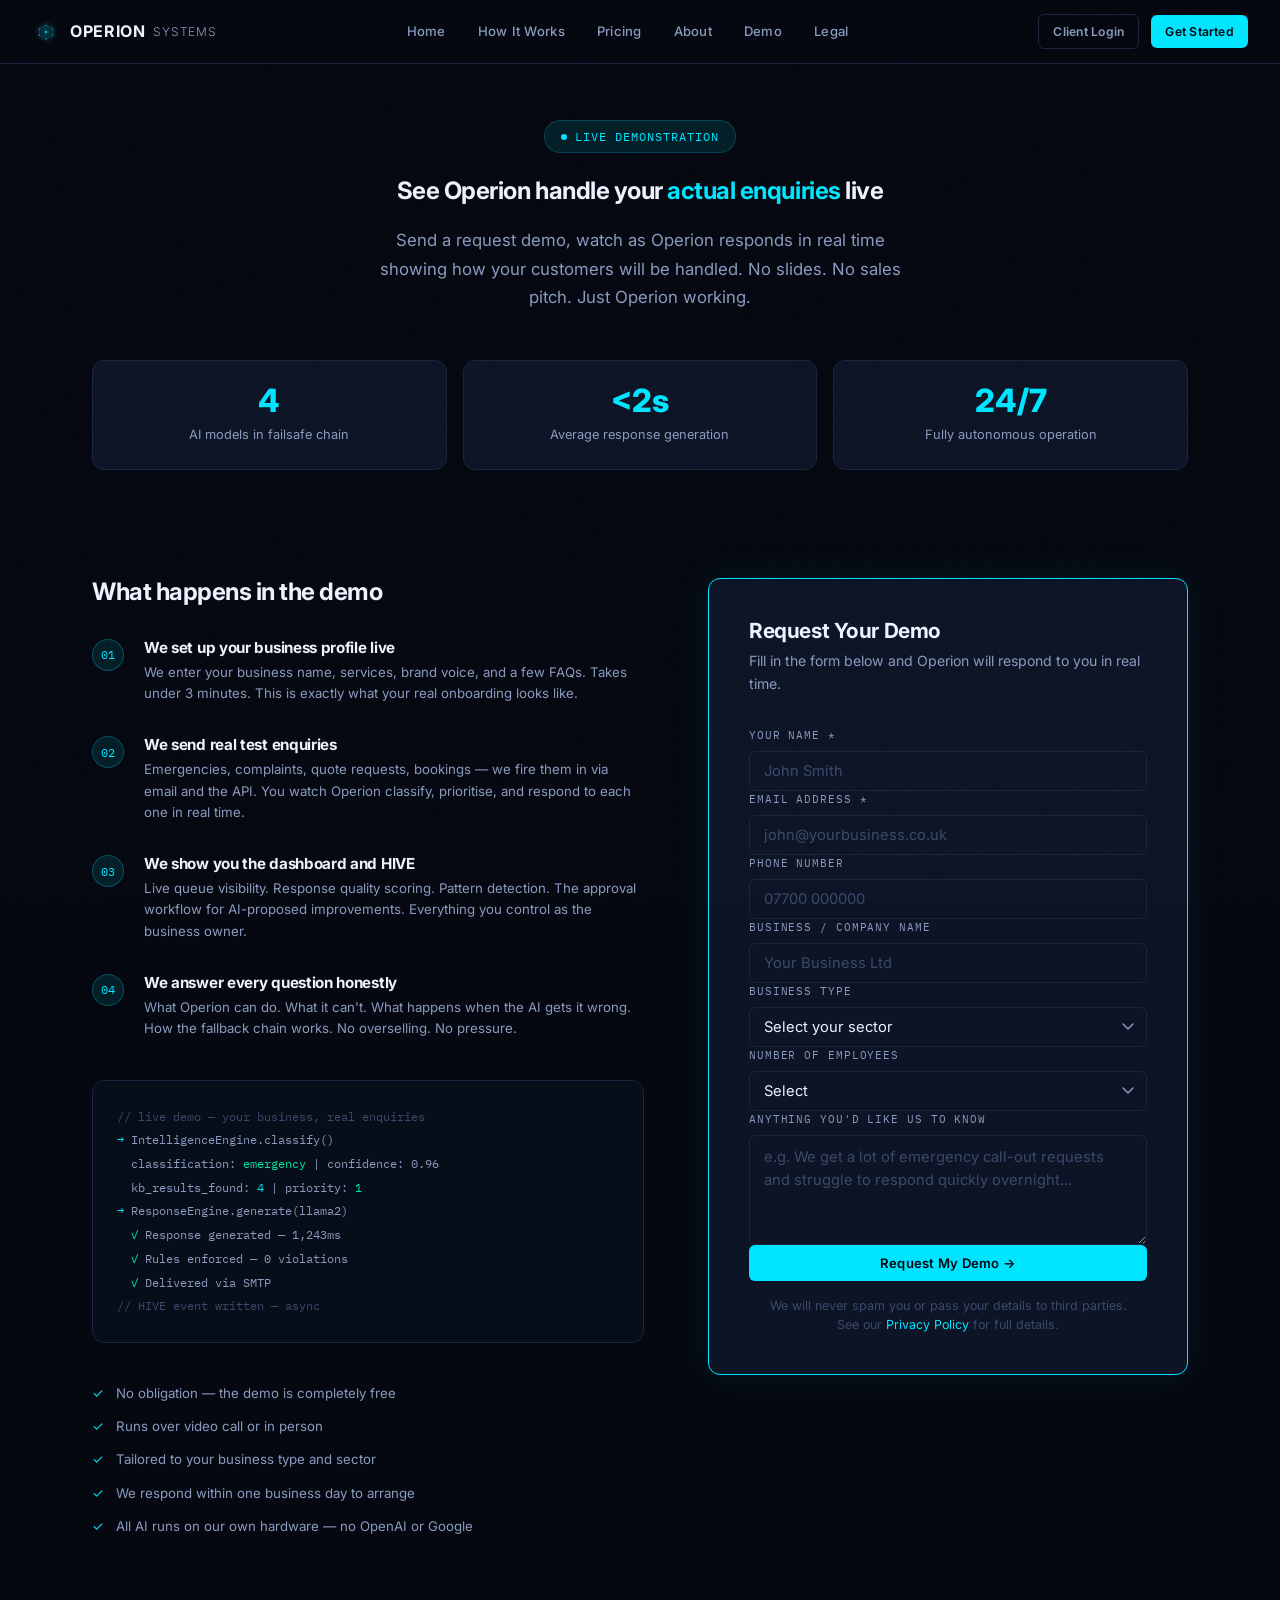
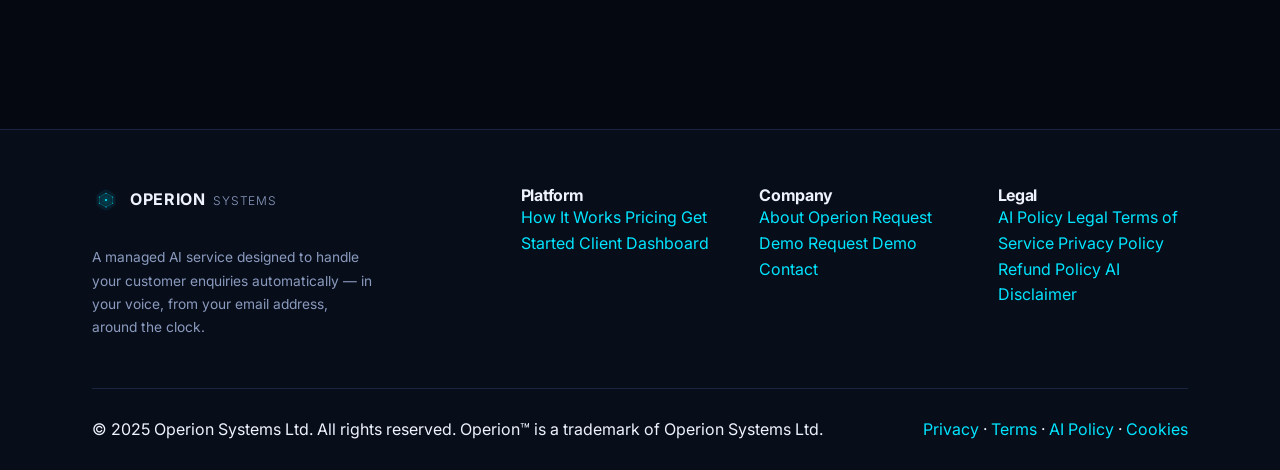
<file: demo.html>
<!DOCTYPE html>
<html lang="en">
<head>
  <meta charset="UTF-8">
  <meta name="viewport" content="width=device-width, initial-scale=1.0">
  <title>Request a Demo — Operion Systems</title>
  <meta name="description" content="See Operion handle real enquiries live. Send the request demo form and watch as Operion responds to you in real time.">
  <link rel="preconnect" href="https://fonts.googleapis.com">
  <link rel="preconnect" href="https://fonts.gstatic.com" crossorigin>
  <link href="https://fonts.googleapis.com/css2?family=Inter:wght@300;400;500;600;700;800&family=IBM+Plex+Mono:wght@300;400;500&display=swap" rel="stylesheet">
  <link rel="stylesheet" href="style.css">
  <style>
    .demo-hero { padding: 120px 0 60px; text-align: center; }
    .demo-layout {
      display: grid;
      grid-template-columns: 1fr 480px;
      gap: 4rem;
      align-items: start;
      padding-bottom: 6rem;
    }
    .demo-form-wrap {
      background: var(--surface);
      border: 1px solid var(--cyan);
      border-radius: var(--radius-lg);
      padding: 2.5rem;
      box-shadow: 0 0 40px rgba(0,229,255,0.08);
    }
    .demo-form-wrap h2 { font-size: 1.3rem; margin-bottom: 0.4rem; }
    .demo-form-wrap .sub {
      font-size: 0.88rem;
      color: var(--white-dim);
      margin-bottom: 2rem;
      line-height: 1.6;
    }
    .demo-expect { display: flex; flex-direction: column; gap: 2rem; }
    .demo-expect-item { display: flex; gap: 1.25rem; align-items: flex-start; }
    .demo-expect-num {
      width: 32px; height: 32px;
      border-radius: 50%;
      background: var(--cyan-glow);
      border: 1px solid rgba(0,229,255,0.25);
      display: flex; align-items: center; justify-content: center;
      font-family: var(--font-mono); font-size: 0.75rem;
      color: var(--cyan); flex-shrink: 0;
    }
    .demo-expect-item h4 { font-size: 0.95rem; margin-bottom: 0.3rem; }
    .demo-expect-item p { font-size: 0.83rem; color: var(--white-dim); line-height: 1.6; }
    .demo-trust { margin-top: 2.5rem; display: flex; flex-direction: column; gap: 0.75rem; }
    .demo-trust-item { display: flex; align-items: center; gap: 0.75rem; font-size: 0.83rem; color: var(--white-dim); }
    .demo-trust-item .tick { color: var(--cyan); }
    .demo-stats {
      display: grid;
      grid-template-columns: repeat(3, 1fr);
      gap: 1rem;
      margin: 3rem 0;
    }
    .demo-stat {
      background: var(--surface);
      border: 1px solid var(--border);
      border-radius: var(--radius-lg);
      padding: 1.5rem;
      text-align: center;
    }
    .demo-stat-value {
      font-family: var(--font-display);
      font-weight: 800;
      font-size: 2rem;
      color: var(--cyan);
      line-height: 1;
      margin-bottom: 0.5rem;
    }
    .demo-stat-label { font-size: 0.8rem; color: var(--white-dim); }
    .demo-terminal {
      background: var(--deep);
      border: 1px solid var(--border);
      border-radius: var(--radius-lg);
      padding: 1.5rem;
      font-family: var(--font-mono);
      font-size: 0.78rem;
      color: var(--white-dim);
      line-height: 1.9;
      margin-top: 2.5rem;
    }
    .demo-terminal .t-cyan { color: var(--cyan); }
    .demo-terminal .t-green { color: var(--green); }
    .demo-terminal .t-dim { color: var(--white-faint); }
    @media (max-width: 900px) {
      .demo-layout { grid-template-columns: 1fr; }
      .demo-stats { grid-template-columns: 1fr; }
    }
  </style>
  <link rel="icon" type="image/svg+xml" href="favicon.svg">
</head>
<body>

<nav class="nav">
  <a href="index.html" class="nav-logo">
    <img src="logo.svg" alt="Operion Systems">
    OPERION <span class="nav-logo-sys">SYSTEMS</span>
  </a>
  <div class="nav-links">
    <a href="index.html">Home</a>
    <a href="how-it-works.html">How It Works</a>
    <a href="pricing.html">Pricing</a>
    <a href="about.html">About</a>
    <a href="demo.html">Demo</a>
    <a href="legal.html">Legal</a>
  </div>
  <div class="nav-cta">
    <a href="dashboard.html" class="btn btn-ghost btn-sm">Client Login</a>
    <a href="get-started.html" class="btn btn-primary btn-sm">Get Started</a>
  </div>
  <button class="nav-burger" aria-label="Menu">☰</button>
</nav>

<!-- ── HERO ─────────────────────────────────────────────────────── -->
<section class="demo-hero">
  <div class="container">
    <div class="eyebrow" style="display:inline-flex;align-items:center;gap:8px;background:var(--cyan-glow);border:1px solid rgba(0,229,255,0.2);border-radius:100px;padding:6px 16px;font-family:var(--font-mono);font-size:0.75rem;color:var(--cyan);letter-spacing:0.08em;margin-bottom:1.5rem;">
      <span style="width:6px;height:6px;background:var(--cyan);border-radius:50%;animation:pulse-glow 2s ease infinite;display:inline-block;"></span>
      LIVE DEMONSTRATION
    </div>
    <h1 style="max-width:700px;margin:0 auto 1.25rem;">See Operion handle your <em style="font-style:normal;color:var(--cyan);">actual enquiries</em> live</h1>
    <p style="font-size:1.05rem;color:var(--white-dim);max-width:540px;margin:0 auto;line-height:1.7;">
     Send a request demo, watch as Operion responds in real time showing how your customers will be handled. No slides. No sales pitch. Just Operion working.
    </p>
    <div class="demo-stats">
      <div class="demo-stat">
        <div class="demo-stat-value">4</div>
        <div class="demo-stat-label">AI models in failsafe chain</div>
      </div>
      <div class="demo-stat">
        <div class="demo-stat-value">&lt;2s</div>
        <div class="demo-stat-label">Average response generation</div>
      </div>
      <div class="demo-stat">
        <div class="demo-stat-value">24/7</div>
        <div class="demo-stat-label">Fully autonomous operation</div>
      </div>
    </div>
  </div>
</section>

<!-- ── MAIN LAYOUT ───────────────────────────────────────────────── -->
<section style="padding-bottom:6rem;">
  <div class="container">
    <div class="demo-layout">

      <!-- LEFT: What to expect -->
      <div>
        <h2 style="font-size:1.5rem;margin-bottom:2rem;">What happens in the demo</h2>
        <div class="demo-expect">
          <div class="demo-expect-item">
            <div class="demo-expect-num">01</div>
            <div>
              <h4>We set up your business profile live</h4>
              <p>We enter your business name, services, brand voice, and a few FAQs. Takes under 3 minutes. This is exactly what your real onboarding looks like.</p>
            </div>
          </div>
          <div class="demo-expect-item">
            <div class="demo-expect-num">02</div>
            <div>
              <h4>We send real test enquiries</h4>
              <p>Emergencies, complaints, quote requests, bookings — we fire them in via email and the API. You watch Operion classify, prioritise, and respond to each one in real time.</p>
            </div>
          </div>
          <div class="demo-expect-item">
            <div class="demo-expect-num">03</div>
            <div>
              <h4>We show you the dashboard and HIVE</h4>
              <p>Live queue visibility. Response quality scoring. Pattern detection. The approval workflow for AI-proposed improvements. Everything you control as the business owner.</p>
            </div>
          </div>
          <div class="demo-expect-item">
            <div class="demo-expect-num">04</div>
            <div>
              <h4>We answer every question honestly</h4>
              <p>What Operion can do. What it can't. What happens when the AI gets it wrong. How the fallback chain works. No overselling. No pressure.</p>
            </div>
          </div>
        </div>

        <div class="demo-terminal">
          <div class="t-dim">// live demo — your business, real enquiries</div>
          <div><span class="t-cyan">→</span> IntelligenceEngine.classify()</div>
          <div>&nbsp;&nbsp;classification: <span class="t-green">emergency</span> | confidence: 0.96</div>
          <div>&nbsp;&nbsp;kb_results_found: <span class="t-cyan">4</span> | priority: <span class="t-green">1</span></div>
          <div><span class="t-cyan">→</span> ResponseEngine.generate(llama2)</div>
          <div>&nbsp;&nbsp;<span class="t-green">✓</span> Response generated — 1,243ms</div>
          <div>&nbsp;&nbsp;<span class="t-green">✓</span> Rules enforced — 0 violations</div>
          <div>&nbsp;&nbsp;<span class="t-green">✓</span> Delivered via SMTP</div>
          <div class="t-dim">// HIVE event written — async</div>
        </div>

        <div class="demo-trust">
          <div class="demo-trust-item"><span class="tick">✓</span> No obligation — the demo is completely free</div>
          <div class="demo-trust-item"><span class="tick">✓</span> Runs over video call or in person</div>
          <div class="demo-trust-item"><span class="tick">✓</span> Tailored to your business type and sector</div>
          <div class="demo-trust-item"><span class="tick">✓</span> We respond within one business day to arrange</div>
          <div class="demo-trust-item"><span class="tick">✓</span> All AI runs on our own hardware — no OpenAI or Google</div>
        </div>
      </div>

      <!-- RIGHT: Form -->
      <div class="demo-form-wrap">
        <h2>Request Your Demo</h2>
        <p class="sub">Fill in the form below and Operion will respond to you in real time.</p>

        <div id="demo-response"></div>

        <form id="demo-form" novalidate>
          <div class="form-group">
            <label class="form-label" for="demo-name">Your Name *</label>
            <input type="text" id="demo-name" name="name" class="form-input" placeholder="John Smith" required>
          </div>
          <div class="form-group">
            <label class="form-label" for="demo-email">Email Address *</label>
            <input type="email" id="demo-email" name="email" class="form-input" placeholder="john@yourbusiness.co.uk" required>
          </div>
          <div class="form-group">
            <label class="form-label" for="demo-phone">Phone Number</label>
            <input type="tel" id="demo-phone" name="phone" class="form-input" placeholder="07700 000000">
          </div>
          <div class="form-group">
            <label class="form-label" for="demo-company">Business / Company Name</label>
            <input type="text" id="demo-company" name="company" class="form-input" placeholder="Your Business Ltd">
          </div>
          <div class="form-group">
            <label class="form-label" for="demo-type">Business Type</label>
            <select id="demo-type" name="business_type" class="form-input form-select">
              <option value="">Select your sector</option>
              <option>Trades (plumber, electrician, builder)</option>
              <option>Retail / E-commerce</option>
              <option>Professional Services</option>
              <option>Hospitality / Food &amp; Beverage</option>
              <option>Healthcare / Wellness</option>
              <option>Legal Services</option>
              <option>Financial Services</option>
              <option>Property / Estate Agency</option>
              <option>Education / Training</option>
              <option>Technology / IT</option>
              <option>Creative / Media / Design</option>
              <option>Automotive</option>
              <option>Logistics / Transport</option>
              <option>Charity / Non-profit</option>
              <option>Other</option>
            </select>
          </div>
          <div class="form-group">
            <label class="form-label" for="demo-employees">Number of Employees</label>
            <select id="demo-employees" name="employees" class="form-input form-select">
              <option value="">Select</option>
              <option>Just me</option>
              <option>2–5</option>
              <option>6–20</option>
              <option>21–50</option>
              <option>50+</option>
            </select>
          </div>
          <div class="form-group">
            <label class="form-label" for="demo-message">Anything you'd like us to know</label>
            <textarea id="demo-message" name="message" class="form-textarea" rows="3" placeholder="e.g. We get a lot of emergency call-out requests and struggle to respond quickly overnight..."></textarea>
          </div>

          <button type="submit" id="demo-submit" class="btn btn-primary" style="width:100%;justify-content:center;">
            Request My Demo →
          </button>
          <p style="font-size:0.78rem;color:var(--white-faint);text-align:center;margin-top:1rem;line-height:1.5;">
            We will never spam you or pass your details to third parties.<br>
            See our <a href="legal.html" style="color:var(--cyan)">Privacy Policy</a> for full details.
          </p>
        </form>
      </div>

    </div>
  </div>
</section>

<!-- ── FOOTER ────────────────────────────────────────────────────── -->
<footer class="footer">
  <div class="container">
    <div class="footer-grid">
      <div class="footer-brand">
        <a href="index.html" class="nav-logo" style="margin-bottom:1rem;display:inline-flex;">
          <img src="logo.svg" alt="Operion Systems">
          OPERION <span class="nav-logo-sys">SYSTEMS</span>
        </a>
        <p class="footer-desc">A managed AI service designed to handle your customer enquiries automatically — in your voice, from your email address, around the clock.</p>
      </div>
      <div class="footer-links">
        <h4 class="footer-heading">Platform</h4>
        <a href="how-it-works.html">How It Works</a>
        <a href="pricing.html">Pricing</a>
        <a href="get-started.html">Get Started</a>
        <a href="dashboard.html">Client Dashboard</a>
      </div>
      <div class="footer-links">
        <h4 class="footer-heading">Company</h4>
        <a href="about.html">About Operion</a>
        <a href="demo.html">Request Demo</a>
        <a href="demo.html">Request Demo</a>
        <a href="mailto:operionautomation@gmail.com">Contact</a>
      </div>
      <div class="footer-links">
        <h4 class="footer-heading">Legal</h4>
        <a href="legal.html#ai-policy">AI Policy</a>
        <a href="legal.html">Legal</a>
        <a href="legal.html#terms">Terms of Service</a>
        <a href="legal.html#privacy">Privacy Policy</a>
        <a href="legal.html#refund">Refund Policy</a>
        <a href="legal.html#ai-disclaimer">AI Disclaimer</a>
      </div>
    </div>
    <div class="footer-bottom">
      <span>© 2025 Operion Systems Ltd. All rights reserved. Operion™ is a trademark of Operion Systems Ltd.</span>
      <span><a href="legal.html#privacy">Privacy</a> · <a href="legal.html#terms">Terms</a> · <a href="legal.html#ai-policy">AI Policy</a> · <a href="legal.html">Cookies</a></span>
    </div>
  </div>
</footer>

<script src="app.js"></script>
</body>
</html>
</file>
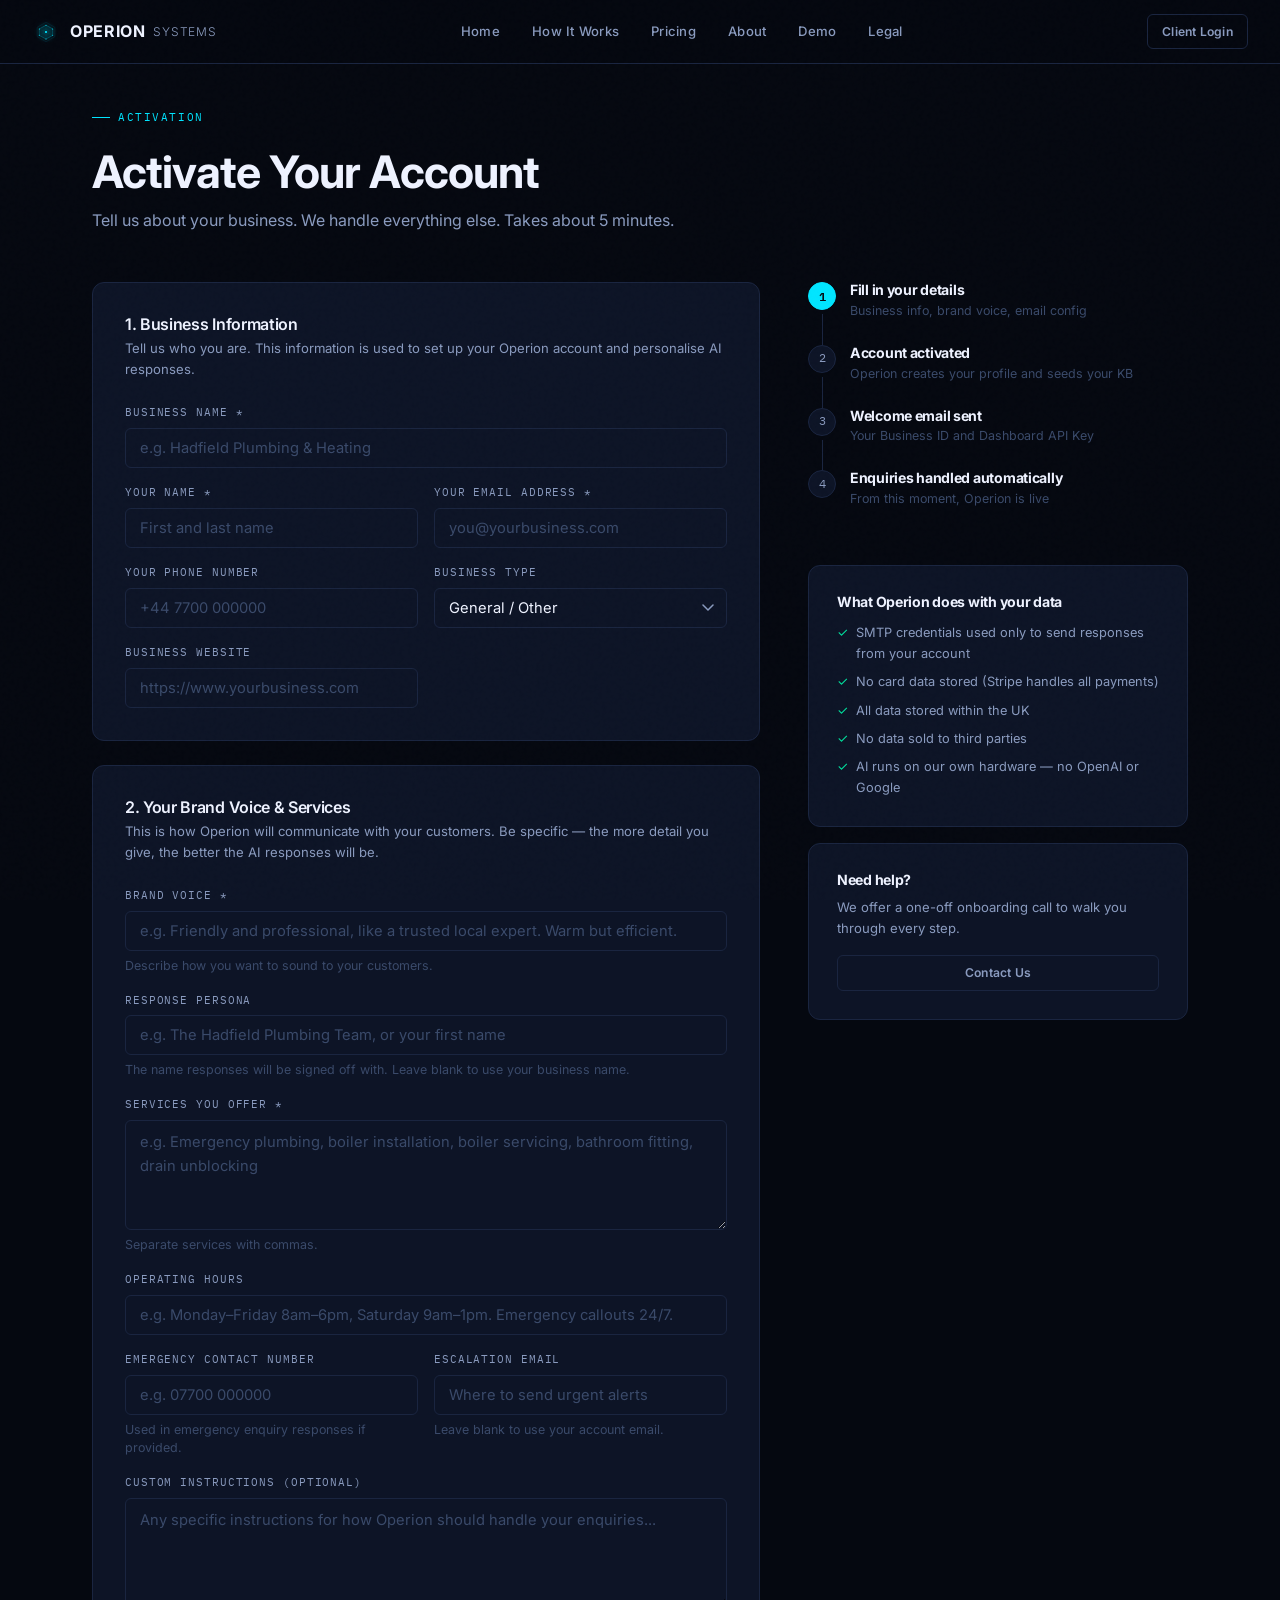
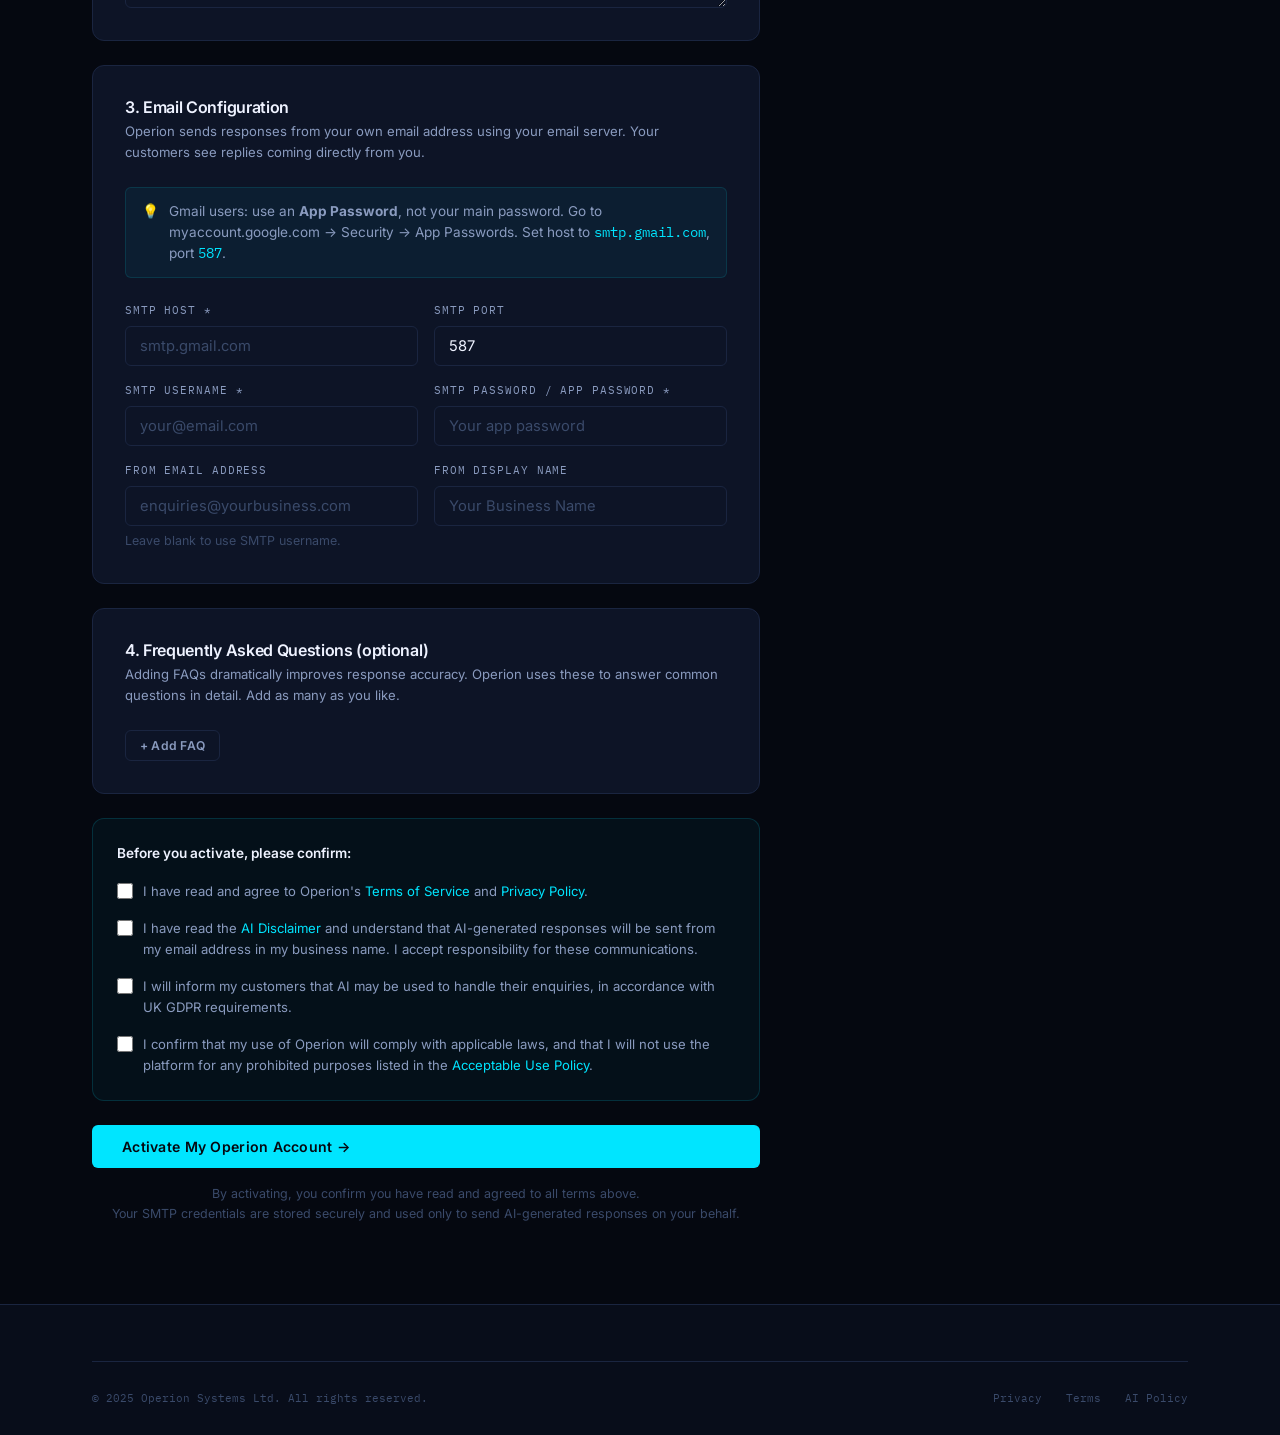
<file: get-started.html>
<!DOCTYPE html>
<html lang="en">
<head>
  <meta charset="UTF-8">
  <meta name="viewport" content="width=device-width, initial-scale=1.0">
  <title>Get Started — Operion Systems Ltd</title>
  <meta name="description" content="Activate your Operion account. Tell us about your business and we handle everything else.">
  <link rel="preconnect" href="https://fonts.googleapis.com">
  <link rel="preconnect" href="https://fonts.gstatic.com" crossorigin>
  <link href="https://fonts.googleapis.com/css2?family=Inter:wght@300;400;500;600;700;800&family=IBM+Plex+Mono:wght@300;400;500&display=swap" rel="stylesheet">
  <link rel="stylesheet" href="style.css">
  <style>
    .onboard-layout {
      display: grid;
      grid-template-columns: 1fr 380px;
      gap: 3rem;
      align-items: start;
    }
    .onboard-sidebar {
      position: sticky;
      top: 84px;
    }
    .step-indicator {
      display: flex;
      flex-direction: column;
      gap: 0;
      margin-bottom: 2rem;
    }
    .step-ind {
      display: flex;
      align-items: flex-start;
      gap: 14px;
      padding-bottom: 1.5rem;
      position: relative;
    }
    .step-ind:not(:last-child)::after {
      content: '';
      position: absolute;
      left: 14px;
      top: 32px;
      bottom: 0;
      width: 1px;
      background: var(--border);
    }
    .step-ind-num {
      width: 28px; height: 28px;
      border-radius: 50%;
      background: var(--surface);
      border: 1px solid var(--border);
      display: flex;
      align-items: center;
      justify-content: center;
      font-family: var(--font-mono);
      font-size: 0.72rem;
      color: var(--white-dim);
      flex-shrink: 0;
      z-index: 1;
    }
    .step-ind.active .step-ind-num {
      background: var(--cyan);
      color: var(--black);
      border-color: var(--cyan);
      font-weight: 600;
    }
    .step-ind-text h4 { font-size: 0.88rem; color: var(--white); margin-bottom: 2px; }
    .step-ind-text p { font-size: 0.78rem; color: var(--white-faint); }
    .form-section {
      background: var(--surface);
      border: 1px solid var(--border);
      border-radius: var(--radius-lg);
      padding: 2rem;
      margin-bottom: 1.5rem;
    }
    .form-section h3 {
      font-size: 1rem;
      font-weight: 600;
      margin-bottom: 0.25rem;
      color: var(--white);
    }
    .form-section .section-desc {
      font-size: 0.82rem;
      color: var(--white-dim);
      margin-bottom: 1.5rem;
      line-height: 1.6;
    }
    .form-grid { display: grid; grid-template-columns: 1fr 1fr; gap: 1rem; }
    .form-full { grid-column: 1 / -1; }
    .faq-row {
      background: var(--deep);
      border: 1px solid var(--border);
      border-radius: var(--radius);
      padding: 1rem;
      display: flex;
      flex-direction: column;
      gap: 0.75rem;
      margin-bottom: 0.75rem;
    }
    .consent-block {
      background: rgba(0,229,255,0.04);
      border: 1px solid rgba(0,229,255,0.15);
      border-radius: var(--radius-lg);
      padding: 1.5rem;
      margin-bottom: 1.5rem;
    }
    .consent-item {
      display: flex;
      align-items: flex-start;
      gap: 10px;
      margin-bottom: 1rem;
    }
    .consent-item:last-child { margin-bottom: 0; }
    .consent-item input[type="checkbox"] {
      width: 16px; height: 16px;
      margin-top: 2px;
      accent-color: var(--cyan);
      flex-shrink: 0;
    }
    .consent-item label {
      font-size: 0.82rem;
      color: var(--white-dim);
      line-height: 1.6;
    }
    .consent-item label a { color: var(--cyan); }
    #payment-notice { display: none; margin-bottom: 1.5rem; }
    @media(max-width:900px){
      .onboard-layout { grid-template-columns: 1fr; }
      .onboard-sidebar { position: static; }
      .form-grid { grid-template-columns: 1fr; }
    }
  </style>
  <link rel="icon" type="image/svg+xml" href="favicon.svg">
</head>
<body>

<nav class="nav">
  <a href="index.html" class="nav-logo"><img src="logo.svg" alt="Operion Systems">OPERION <span class="nav-logo-sys">SYSTEMS</span></a>
  <div class="nav-links">
    <a href="index.html">Home</a>
    <a href="how-it-works.html">How It Works</a>
    <a href="pricing.html">Pricing</a>
    <a href="about.html">About</a>
    <a href="demo.html">Demo</a>
    <a href="legal.html">Legal</a>
  </div>
  <div class="nav-cta">
    <a href="dashboard.html" class="btn btn-ghost btn-sm">Client Login</a>
  </div>
  <button class="nav-burger">☰</button>
</nav>

<section style="padding:100px 0 80px">
  <div class="container">
    <div class="section-label">Activation</div>
    <h1 class="display-2" style="margin-bottom:0.5rem">Activate Your Account</h1>
    <p style="color:var(--white-dim);margin-bottom:3rem">Tell us about your business. We handle everything else. Takes about 5 minutes.</p>

    <div id="payment-notice"></div>

    <div class="onboard-layout">

      <!-- Form -->
      <div>
        <form id="onboarding-form" novalidate>

          <!-- Business Info -->
          <div class="form-section">
            <h3>1. Business Information</h3>
            <p class="section-desc">Tell us who you are. This information is used to set up your Operion account and personalise AI responses.</p>
            <div class="form-grid">
              <div class="form-group form-full">
                <label class="form-label">Business Name *</label>
                <input type="text" name="business_name" class="form-input" placeholder="e.g. Hadfield Plumbing & Heating" required>
              </div>
              <div class="form-group">
                <label class="form-label">Your Name *</label>
                <input type="text" name="owner_name" class="form-input" placeholder="First and last name" required>
              </div>
              <div class="form-group">
                <label class="form-label">Your Email Address *</label>
                <input type="email" name="owner_email" class="form-input" placeholder="you@yourbusiness.com" required>
              </div>
              <div class="form-group">
                <label class="form-label">Your Phone Number</label>
                <input type="tel" name="owner_phone" class="form-input" placeholder="+44 7700 000000">
              </div>
              <div class="form-group">
                <label class="form-label">Business Type</label>
                <select name="business_type" class="form-select">
                  <option value="general">General / Other</option>
                  <option value="trades">Trades (plumber, electrician, builder)</option>
                  <option value="retail">Retail / E-commerce</option>
                  <option value="professional_services">Professional Services</option>
                  <option value="hospitality">Hospitality / Food & Beverage</option>
                  <option value="healthcare">Healthcare / Wellness</option>
                  <option value="legal">Legal Services</option>
                  <option value="financial">Financial Services</option>
                  <option value="property">Property / Estate Agency</option>
                  <option value="education">Education / Training</option>
                  <option value="technology">Technology / IT</option>
                  <option value="creative">Creative / Media / Design</option>
                  <option value="automotive">Automotive</option>
                  <option value="logistics">Logistics / Transport</option>
                  <option value="charity">Charity / Non-profit</option>
                </select>
              </div>
              <div class="form-group">
                <label class="form-label">Business Website</label>
                <input type="url" name="website" class="form-input" placeholder="https://www.yourbusiness.com">
              </div>
            </div>
          </div>

          <!-- Brand Voice -->
          <div class="form-section">
            <h3>2. Your Brand Voice & Services</h3>
            <p class="section-desc">This is how Operion will communicate with your customers. Be specific — the more detail you give, the better the AI responses will be.</p>
            <div class="form-grid">
              <div class="form-group form-full">
                <label class="form-label">Brand Voice *</label>
                <input type="text" name="brand_voice" class="form-input" placeholder="e.g. Friendly and professional, like a trusted local expert. Warm but efficient." required>
                <span class="form-hint">Describe how you want to sound to your customers.</span>
              </div>
              <div class="form-group form-full">
                <label class="form-label">Response Persona</label>
                <input type="text" name="response_persona" class="form-input" placeholder="e.g. The Hadfield Plumbing Team, or your first name">
                <span class="form-hint">The name responses will be signed off with. Leave blank to use your business name.</span>
              </div>
              <div class="form-group form-full">
                <label class="form-label">Services You Offer *</label>
                <textarea name="services" class="form-textarea" rows="3" placeholder="e.g. Emergency plumbing, boiler installation, boiler servicing, bathroom fitting, drain unblocking" required></textarea>
                <span class="form-hint">Separate services with commas.</span>
              </div>
              <div class="form-group form-full">
                <label class="form-label">Operating Hours</label>
                <input type="text" name="operating_hours" class="form-input" placeholder="e.g. Monday–Friday 8am–6pm, Saturday 9am–1pm. Emergency callouts 24/7.">
              </div>
              <div class="form-group">
                <label class="form-label">Emergency Contact Number</label>
                <input type="text" name="emergency_contact" class="form-input" placeholder="e.g. 07700 000000">
                <span class="form-hint">Used in emergency enquiry responses if provided.</span>
              </div>
              <div class="form-group">
                <label class="form-label">Escalation Email</label>
                <input type="email" name="escalation_email" class="form-input" placeholder="Where to send urgent alerts">
                <span class="form-hint">Leave blank to use your account email.</span>
              </div>
              <div class="form-group form-full">
                <label class="form-label">Custom Instructions (optional)</label>
                <textarea name="custom_instructions" class="form-textarea" rows="2" placeholder="Any specific instructions for how Operion should handle your enquiries..."></textarea>
              </div>
            </div>
          </div>

          <!-- Email Settings -->
          <div class="form-section">
            <h3>3. Email Configuration</h3>
            <p class="section-desc">Operion sends responses from your own email address using your email server. Your customers see replies coming directly from you.</p>
            <div class="alert alert-info" style="margin-bottom:1.5rem">
              <span>💡</span>
              <span>Gmail users: use an <strong>App Password</strong>, not your main password. Go to myaccount.google.com → Security → App Passwords. Set host to <code style="font-family:var(--font-mono);color:var(--cyan)">smtp.gmail.com</code>, port <code style="font-family:var(--font-mono);color:var(--cyan)">587</code>.</span>
            </div>
            <div class="form-grid">
              <div class="form-group">
                <label class="form-label">SMTP Host *</label>
                <input type="text" name="smtp_host" class="form-input" placeholder="smtp.gmail.com" required>
              </div>
              <div class="form-group">
                <label class="form-label">SMTP Port</label>
                <input type="number" name="smtp_port" class="form-input" placeholder="587" value="587">
              </div>
              <div class="form-group">
                <label class="form-label">SMTP Username *</label>
                <input type="email" name="smtp_user" class="form-input" placeholder="your@email.com" required>
              </div>
              <div class="form-group">
                <label class="form-label">SMTP Password / App Password *</label>
                <input type="password" name="smtp_pass" class="form-input" placeholder="Your app password" required>
              </div>
              <div class="form-group">
                <label class="form-label">From Email Address</label>
                <input type="email" name="smtp_from_email" class="form-input" placeholder="enquiries@yourbusiness.com">
                <span class="form-hint">Leave blank to use SMTP username.</span>
              </div>
              <div class="form-group">
                <label class="form-label">From Display Name</label>
                <input type="text" name="smtp_from_name" class="form-input" placeholder="Your Business Name">
              </div>
            </div>
          </div>

          <!-- FAQs -->
          <div class="form-section">
            <h3>4. Frequently Asked Questions (optional)</h3>
            <p class="section-desc">Adding FAQs dramatically improves response accuracy. Operion uses these to answer common questions in detail. Add as many as you like.</p>
            <div id="faq-container"></div>
            <button type="button" id="add-faq" class="btn btn-ghost btn-sm">+ Add FAQ</button>
          </div>

          <!-- Consent -->
          <div class="consent-block">
            <p style="font-size:0.85rem;font-weight:600;margin-bottom:1rem;color:var(--white)">Before you activate, please confirm:</p>
            <div class="consent-item">
              <input type="checkbox" id="consent-terms" required>
              <label for="consent-terms">I have read and agree to Operion's <a href="legal.html#terms" target="_blank">Terms of Service</a> and <a href="legal.html#privacy" target="_blank">Privacy Policy</a>.</label>
            </div>
            <div class="consent-item">
              <input type="checkbox" id="consent-ai" required>
              <label for="consent-ai">I have read the <a href="legal.html#ai-disclaimer" target="_blank">AI Disclaimer</a> and understand that AI-generated responses will be sent from my email address in my business name. I accept responsibility for these communications.</label>
            </div>
            <div class="consent-item">
              <input type="checkbox" id="consent-customers" required>
              <label for="consent-customers">I will inform my customers that AI may be used to handle their enquiries, in accordance with UK GDPR requirements.</label>
            </div>
            <div class="consent-item">
              <input type="checkbox" id="consent-data" required>
              <label for="consent-data">I confirm that my use of Operion will comply with applicable laws, and that I will not use the platform for any prohibited purposes listed in the <a href="legal.html#acceptable-use" target="_blank">Acceptable Use Policy</a>.</label>
            </div>
          </div>

          <div id="onboard-response" style="margin-bottom:1rem"></div>

          <button type="submit" id="onboard-submit" class="btn btn-primary btn-lg" style="width:100%">
            Activate My Operion Account →
          </button>
          <p style="text-align:center;font-size:0.78rem;color:var(--white-faint);margin-top:1rem">
            By activating, you confirm you have read and agreed to all terms above.<br>
            Your SMTP credentials are stored securely and used only to send AI-generated responses on your behalf.
          </p>
        </form>
      </div>

      <!-- Sidebar -->
      <div class="onboard-sidebar">
        <div class="step-indicator">
          <div class="step-ind active">
            <div class="step-ind-num">1</div>
            <div class="step-ind-text">
              <h4>Fill in your details</h4>
              <p>Business info, brand voice, email config</p>
            </div>
          </div>
          <div class="step-ind">
            <div class="step-ind-num">2</div>
            <div class="step-ind-text">
              <h4>Account activated</h4>
              <p>Operion creates your profile and seeds your KB</p>
            </div>
          </div>
          <div class="step-ind">
            <div class="step-ind-num">3</div>
            <div class="step-ind-text">
              <h4>Welcome email sent</h4>
              <p>Your Business ID and Dashboard API Key</p>
            </div>
          </div>
          <div class="step-ind">
            <div class="step-ind-num">4</div>
            <div class="step-ind-text">
              <h4>Enquiries handled automatically</h4>
              <p>From this moment, Operion is live</p>
            </div>
          </div>
        </div>

        <div class="card" style="margin-bottom:1rem">
          <h4 style="font-size:0.88rem;margin-bottom:0.75rem">What Operion does with your data</h4>
          <div style="display:flex;flex-direction:column;gap:8px">
            <div style="font-size:0.8rem;color:var(--white-dim);display:flex;gap:8px"><span style="color:var(--green)">✓</span>SMTP credentials used only to send responses from your account</div>
            <div style="font-size:0.8rem;color:var(--white-dim);display:flex;gap:8px"><span style="color:var(--green)">✓</span>No card data stored (Stripe handles all payments)</div>
            <div style="font-size:0.8rem;color:var(--white-dim);display:flex;gap:8px"><span style="color:var(--green)">✓</span>All data stored within the UK</div>
            <div style="font-size:0.8rem;color:var(--white-dim);display:flex;gap:8px"><span style="color:var(--green)">✓</span>No data sold to third parties</div>
            <div style="font-size:0.8rem;color:var(--white-dim);display:flex;gap:8px"><span style="color:var(--green)">✓</span>AI runs on our own hardware — no OpenAI or Google</div>
          </div>
        </div>

        <div class="card">
          <h4 style="font-size:0.88rem;margin-bottom:0.5rem">Need help?</h4>
          <p style="font-size:0.82rem;color:var(--white-dim);margin-bottom:1rem">We offer a one-off onboarding call to walk you through every step.</p>
          <a href="about.html#contact" class="btn btn-ghost btn-sm" style="width:100%;justify-content:center">Contact Us</a>
        </div>
      </div>

    </div>
  </div>
</section>

<footer class="footer">
  <div class="container">
    <div class="footer-bottom">
      <p>© 2025 Operion Systems Ltd. All rights reserved.</p>
      <div class="footer-legal-links">
        <a href="legal.html#privacy">Privacy</a>
        <a href="legal.html#terms">Terms</a>
        <a href="legal.html#ai-disclaimer">AI Policy</a>
      </div>
    </div>
  </div>
</footer>

<script src="app.js"></script>
</body>
</html>
</file>
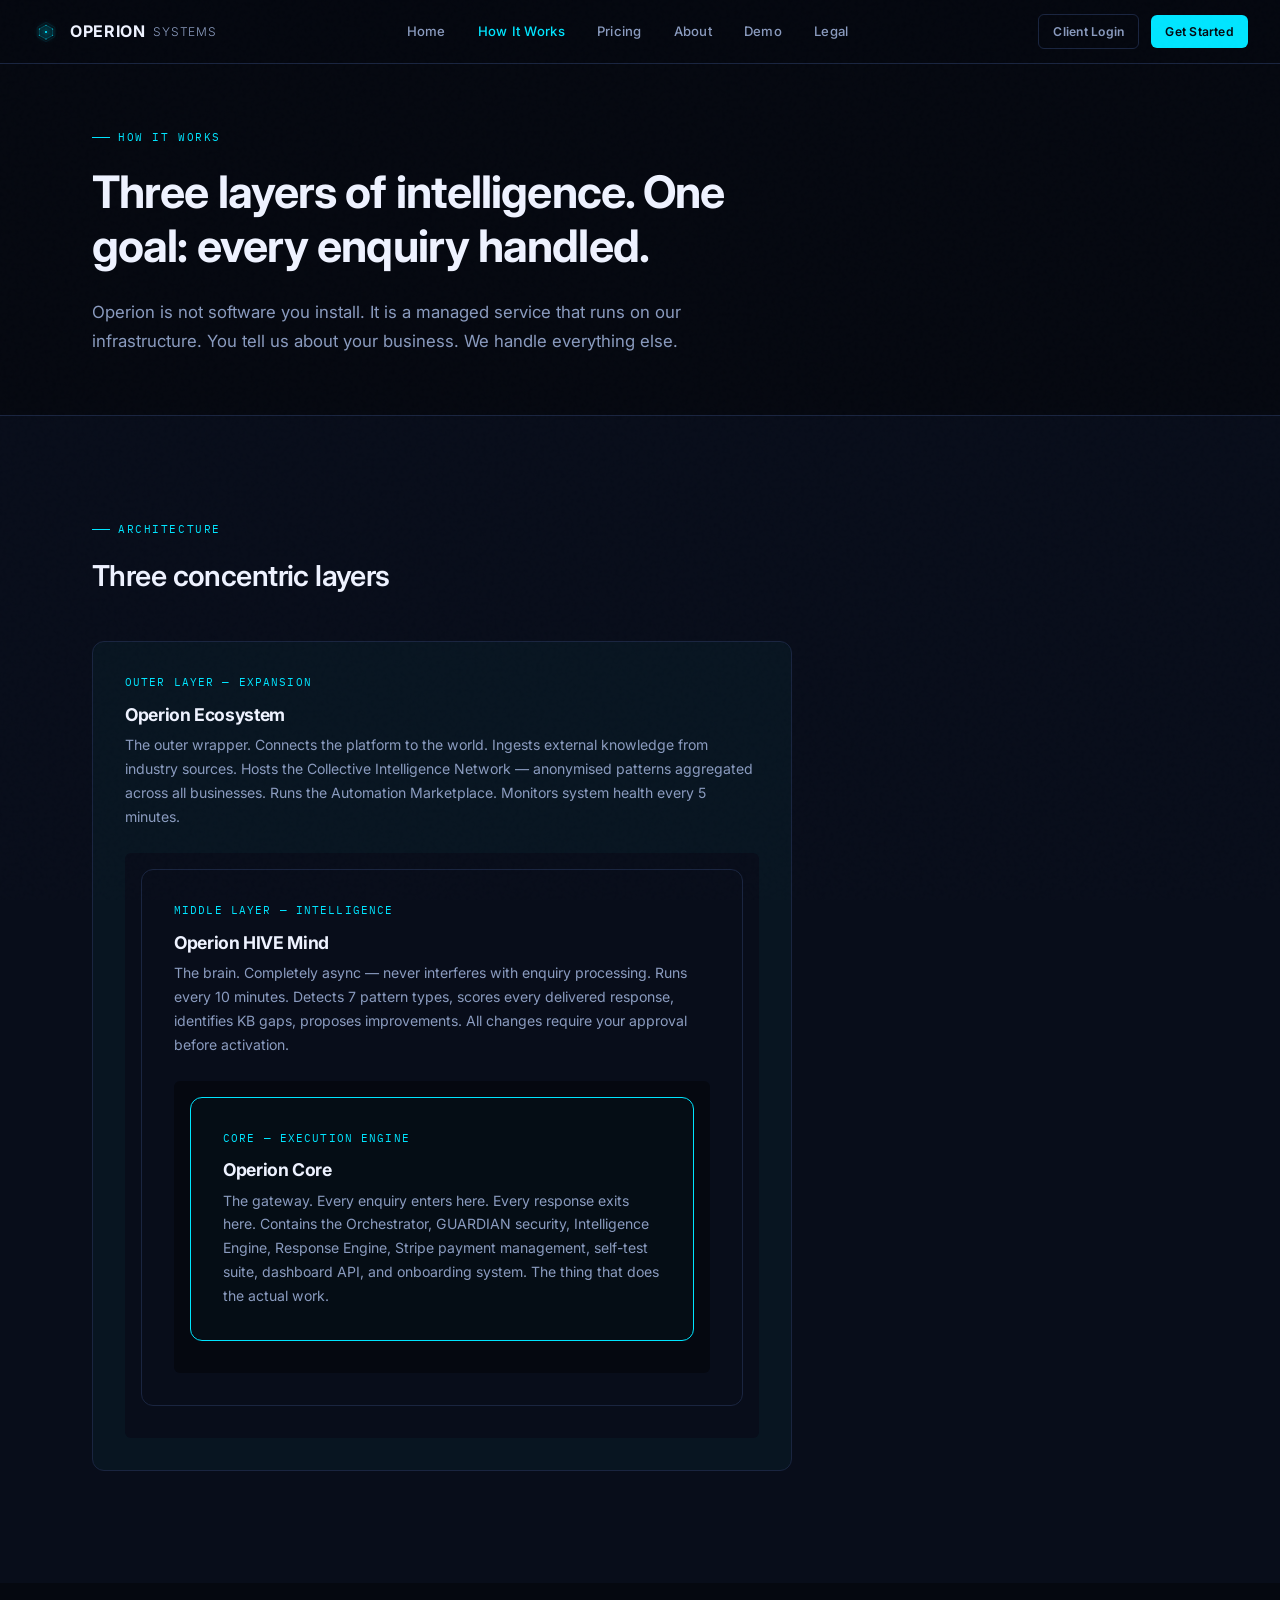
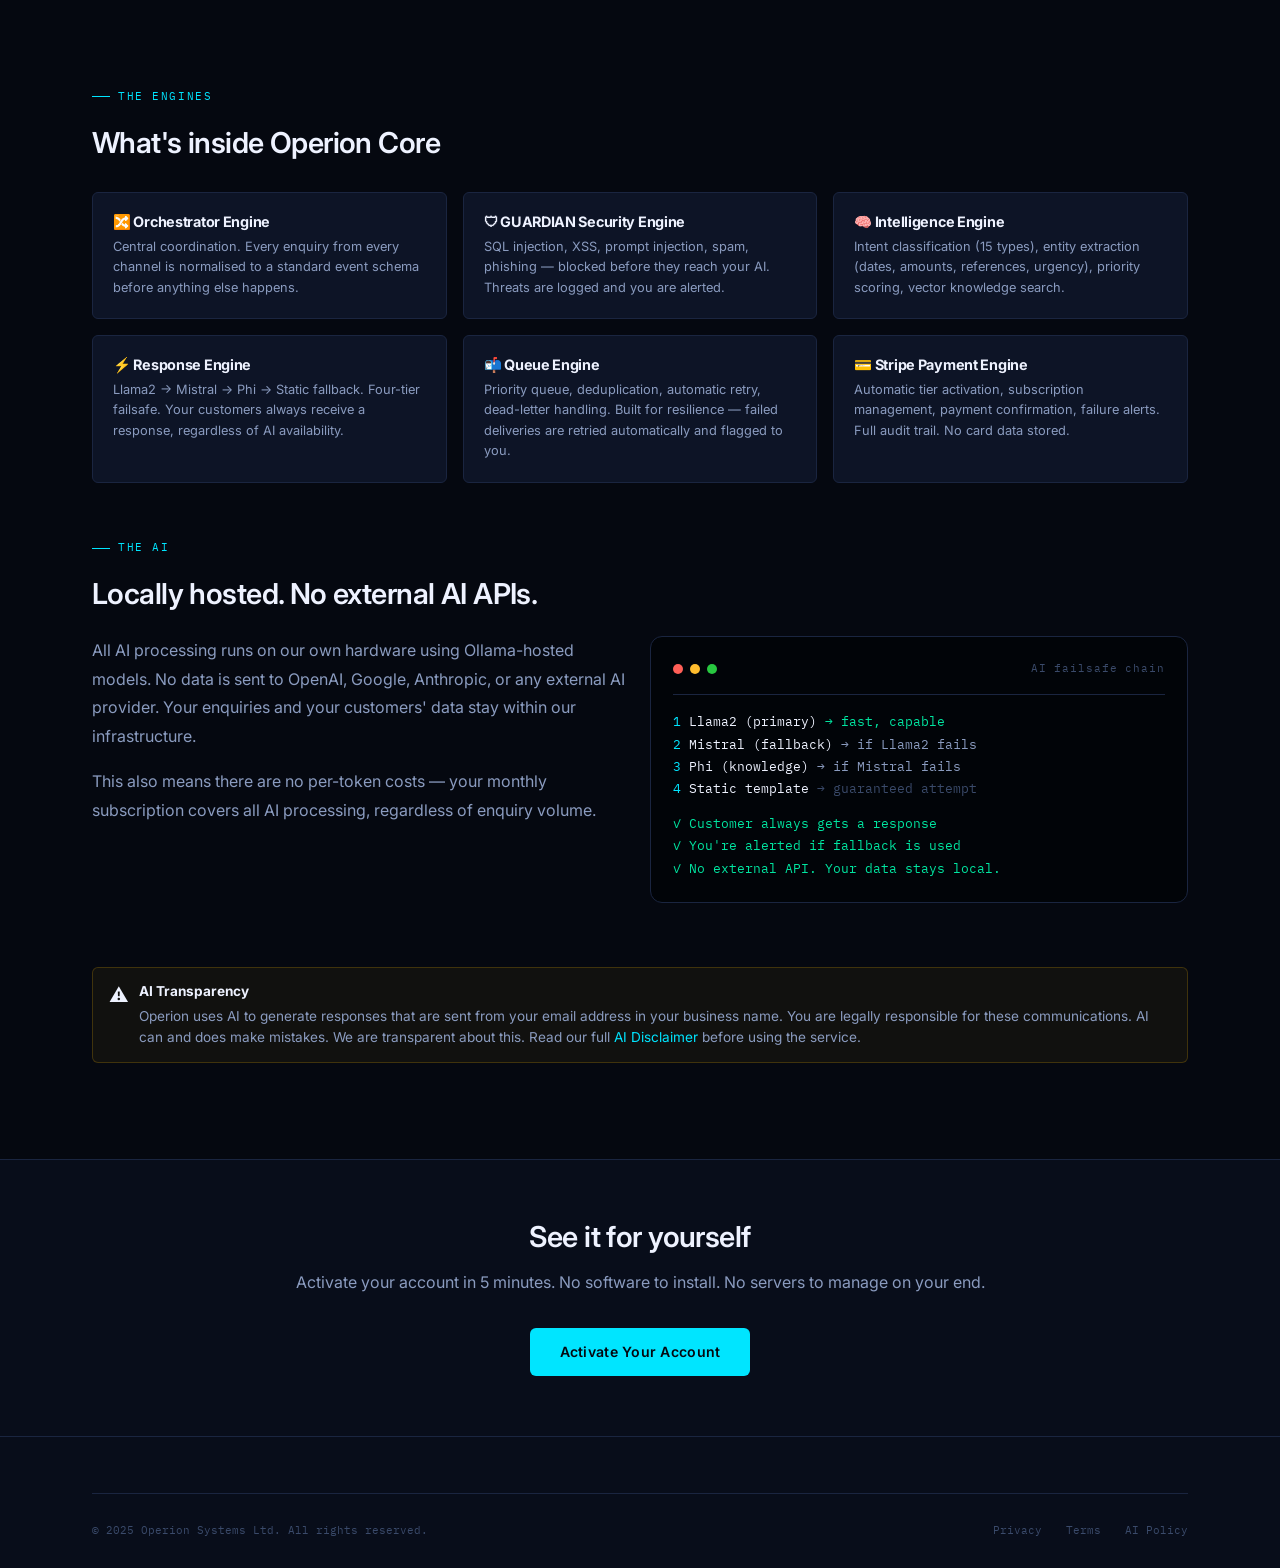
<file: how-it-works.html>
<!DOCTYPE html>
<html lang="en">
<head>
  <meta charset="UTF-8">
  <meta name="viewport" content="width=device-width, initial-scale=1.0">
  <title>How It Works — Operion Systems Ltd</title>
  <meta name="description" content="How Operion handles your customer enquiries automatically. The technology, the architecture, and the people behind it.">
  <link rel="preconnect" href="https://fonts.googleapis.com">
  <link rel="preconnect" href="https://fonts.gstatic.com" crossorigin>
  <link href="https://fonts.googleapis.com/css2?family=Inter:wght@300;400;500;600;700;800&family=IBM+Plex+Mono:wght@300;400;500&display=swap" rel="stylesheet">
  <link rel="stylesheet" href="style.css">
  <style>
    .arch-layer {
      border: 1px solid var(--border);
      border-radius: var(--radius-lg);
      padding: 2rem;
      margin-bottom: 1rem;
      position: relative;
      transition: border-color var(--transition);
    }
    .arch-layer:hover { border-color: var(--cyan-dim); }
    .arch-layer-label {
      font-family: var(--font-mono);
      font-size: 0.7rem;
      color: var(--cyan);
      text-transform: uppercase;
      letter-spacing: 0.1em;
      margin-bottom: 0.75rem;
    }
    .arch-layer h3 { font-size: 1.1rem; margin-bottom: 0.5rem; }
    .arch-layer p { font-size: 0.88rem; color: var(--white-dim); line-height: 1.7; }
    .arch-connector {
      text-align: center;
      padding: 8px 0;
      font-family: var(--font-mono);
      font-size: 0.75rem;
      color: var(--white-faint);
    }
    .engine-grid { display: grid; grid-template-columns: repeat(3,1fr); gap: 1rem; }
    .engine-card {
      background: var(--surface);
      border: 1px solid var(--border);
      border-radius: var(--radius);
      padding: 1.25rem;
    }
    .engine-card h4 { font-size: 0.9rem; margin-bottom: 0.4rem; }
    .engine-card p { font-size: 0.8rem; color: var(--white-dim); line-height: 1.6; }
    @media(max-width:768px){
      .engine-grid { grid-template-columns: 1fr; }
    }
  </style>
  <link rel="icon" type="image/svg+xml" href="favicon.svg">
</head>
<body>

<nav class="nav">
  <a href="index.html" class="nav-logo"><img src="logo.svg" alt="Operion Systems">OPERION <span class="nav-logo-sys">SYSTEMS</span></a>
  <div class="nav-links">
    <a href="index.html">Home</a>
    <a href="how-it-works.html" class="active">How It Works</a>
    <a href="pricing.html">Pricing</a>
    <a href="about.html">About</a>
    <a href="demo.html">Demo</a>
    <a href="legal.html">Legal</a>
  </div>
  <div class="nav-cta">
    <a href="dashboard.html" class="btn btn-ghost btn-sm">Client Login</a>
    <a href="get-started.html" class="btn btn-primary btn-sm">Get Started</a>
  </div>
  <button class="nav-burger">☰</button>
</nav>

<section style="padding:120px 0 60px">
  <div class="container">
    <div class="section-label">How It Works</div>
    <h1 class="display-2" style="max-width:700px;margin-bottom:1.5rem">Three layers of intelligence. One goal: every enquiry handled.</h1>
    <p style="color:var(--white-dim);max-width:600px;font-size:1.05rem;line-height:1.7">Operion is not software you install. It is a managed service that runs on our infrastructure. You tell us about your business. We handle everything else.</p>
  </div>
</section>

<section class="section" style="background:var(--deep);border-top:1px solid var(--border)">
  <div class="container">
    <div class="section-label">Architecture</div>
    <h2 class="display-3" style="margin-bottom:3rem">Three concentric layers</h2>

    <div style="max-width:700px">
      <div class="arch-layer" style="background:rgba(0,229,255,0.03)">
        <div class="arch-layer-label">Outer Layer — Expansion</div>
        <h3>Operion Ecosystem</h3>
        <p>The outer wrapper. Connects the platform to the world. Ingests external knowledge from industry sources. Hosts the Collective Intelligence Network — anonymised patterns aggregated across all businesses. Runs the Automation Marketplace. Monitors system health every 5 minutes.</p>

        <div style="margin-top:1.5rem;padding:1rem;background:var(--deep);border-radius:var(--radius)">
          <div class="arch-layer" style="margin-bottom:1rem">
            <div class="arch-layer-label">Middle Layer — Intelligence</div>
            <h3>Operion HIVE Mind</h3>
            <p>The brain. Completely async — never interferes with enquiry processing. Runs every 10 minutes. Detects 7 pattern types, scores every delivered response, identifies KB gaps, proposes improvements. All changes require your approval before activation.</p>

            <div style="margin-top:1.5rem;padding:1rem;background:var(--black);border-radius:var(--radius)">
              <div class="arch-layer" style="border-color:var(--cyan);background:rgba(0,229,255,0.02)">
                <div class="arch-layer-label">Core — Execution Engine</div>
                <h3>Operion Core</h3>
                <p>The gateway. Every enquiry enters here. Every response exits here. Contains the Orchestrator, GUARDIAN security, Intelligence Engine, Response Engine, Stripe payment management, self-test suite, dashboard API, and onboarding system. The thing that does the actual work.</p>
              </div>
            </div>
          </div>
        </div>
      </div>
    </div>
  </div>
</section>

<section class="section">
  <div class="container">
    <div class="section-label">The Engines</div>
    <h2 class="display-3" style="margin-bottom:2rem">What's inside Operion Core</h2>
    <div class="engine-grid">
      <div class="engine-card">
        <h4>🔀 Orchestrator Engine</h4>
        <p>Central coordination. Every enquiry from every channel is normalised to a standard event schema before anything else happens.</p>
      </div>
      <div class="engine-card">
        <h4>🛡 GUARDIAN Security Engine</h4>
        <p>SQL injection, XSS, prompt injection, spam, phishing — blocked before they reach your AI. Threats are logged and you are alerted.</p>
      </div>
      <div class="engine-card">
        <h4>🧠 Intelligence Engine</h4>
        <p>Intent classification (15 types), entity extraction (dates, amounts, references, urgency), priority scoring, vector knowledge search.</p>
      </div>
      <div class="engine-card">
        <h4>⚡ Response Engine</h4>
        <p>Llama2 → Mistral → Phi → Static fallback. Four-tier failsafe. Your customers always receive a response, regardless of AI availability.</p>
      </div>
      <div class="engine-card">
        <h4>📬 Queue Engine</h4>
        <p>Priority queue, deduplication, automatic retry, dead-letter handling. Built for resilience — failed deliveries are retried automatically and flagged to you.</p>
      </div>
      <div class="engine-card">
        <h4>💳 Stripe Payment Engine</h4>
        <p>Automatic tier activation, subscription management, payment confirmation, failure alerts. Full audit trail. No card data stored.</p>
      </div>
    </div>

    <div style="margin-top:3rem">
      <div class="section-label">The AI</div>
      <h2 class="display-3" style="margin-bottom:1.5rem">Locally hosted. No external AI APIs.</h2>
      <div class="grid-2">
        <div>
          <p style="color:var(--white-dim);line-height:1.8;margin-bottom:1rem">All AI processing runs on our own hardware using Ollama-hosted models. No data is sent to OpenAI, Google, Anthropic, or any external AI provider. Your enquiries and your customers' data stay within our infrastructure.</p>
          <p style="color:var(--white-dim);line-height:1.8">This also means there are no per-token costs — your monthly subscription covers all AI processing, regardless of enquiry volume.</p>
        </div>
        <div class="terminal">
          <div class="terminal-bar">
            <div class="terminal-dot terminal-dot-red"></div>
            <div class="terminal-dot terminal-dot-amber"></div>
            <div class="terminal-dot terminal-dot-green"></div>
            <div class="terminal-title">AI failsafe chain</div>
          </div>
          <div><span class="t-prompt">1 </span><span class="t-cmd">Llama2 (primary)</span> <span class="t-success">→ fast, capable</span></div>
          <div><span class="t-prompt">2 </span><span class="t-cmd">Mistral (fallback)</span> <span class="t-output">→ if Llama2 fails</span></div>
          <div><span class="t-prompt">3 </span><span class="t-cmd">Phi (knowledge)</span> <span class="t-output">→ if Mistral fails</span></div>
          <div><span class="t-prompt">4 </span><span class="t-cmd">Static template</span> <span class="t-comment">→ guaranteed attempt</span></div>
          <div style="margin-top:12px"><span class="t-success">✓ Customer always gets a response</span></div>
          <div><span class="t-success">✓ You're alerted if fallback is used</span></div>
          <div><span class="t-success">✓ No external API. Your data stays local.</span></div>
        </div>
      </div>
    </div>

    <div style="margin-top:4rem">
      <div class="alert" style="background:rgba(255,184,0,0.05);border:1px solid rgba(255,184,0,0.2)">
        <span style="font-size:1.2rem">⚠</span>
        <div>
          <strong style="display:block;margin-bottom:4px">AI Transparency</strong>
          <span style="font-size:0.85rem;color:var(--white-dim)">Operion uses AI to generate responses that are sent from your email address in your business name. You are legally responsible for these communications. AI can and does make mistakes. We are transparent about this. Read our full <a href="legal.html#ai-disclaimer">AI Disclaimer</a> before using the service.</span>
        </div>
      </div>
    </div>
  </div>
</section>

<section class="section-sm" style="background:var(--deep);border-top:1px solid var(--border);text-align:center">
  <div class="container">
    <h2 class="display-3" style="margin-bottom:1rem">See it for yourself</h2>
    <p style="color:var(--white-dim);margin-bottom:2rem">Activate your account in 5 minutes. No software to install. No servers to manage on your end.</p>
    <a href="get-started.html" class="btn btn-primary btn-lg">Activate Your Account</a>
  </div>
</section>

<footer class="footer">
  <div class="container">
    <div class="footer-bottom">
      <p>© 2025 Operion Systems Ltd. All rights reserved.</p>
      <div class="footer-legal-links">
        <a href="legal.html#privacy">Privacy</a>
        <a href="legal.html#terms">Terms</a>
        <a href="legal.html#ai-disclaimer">AI Policy</a>
      </div>
    </div>
  </div>
</footer>
<script src="app.js"></script>
</body>
</html>
</file>
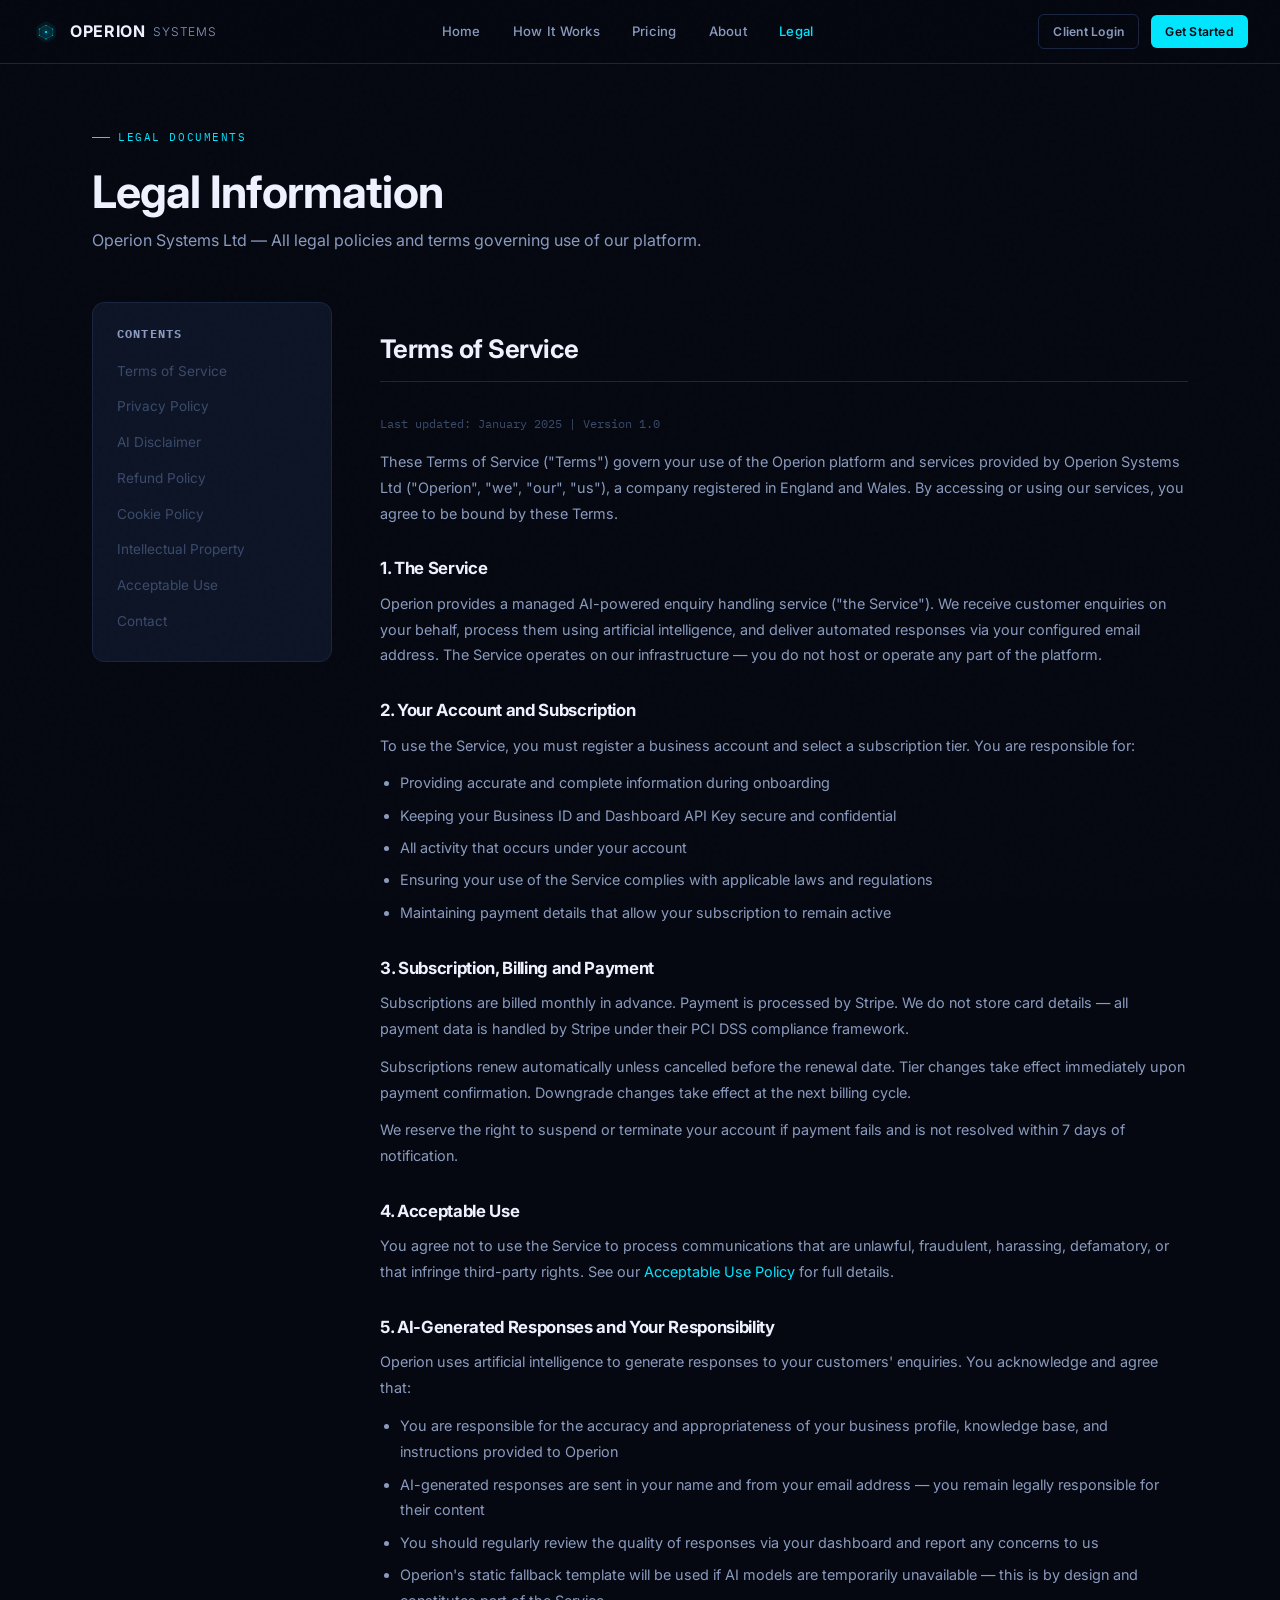
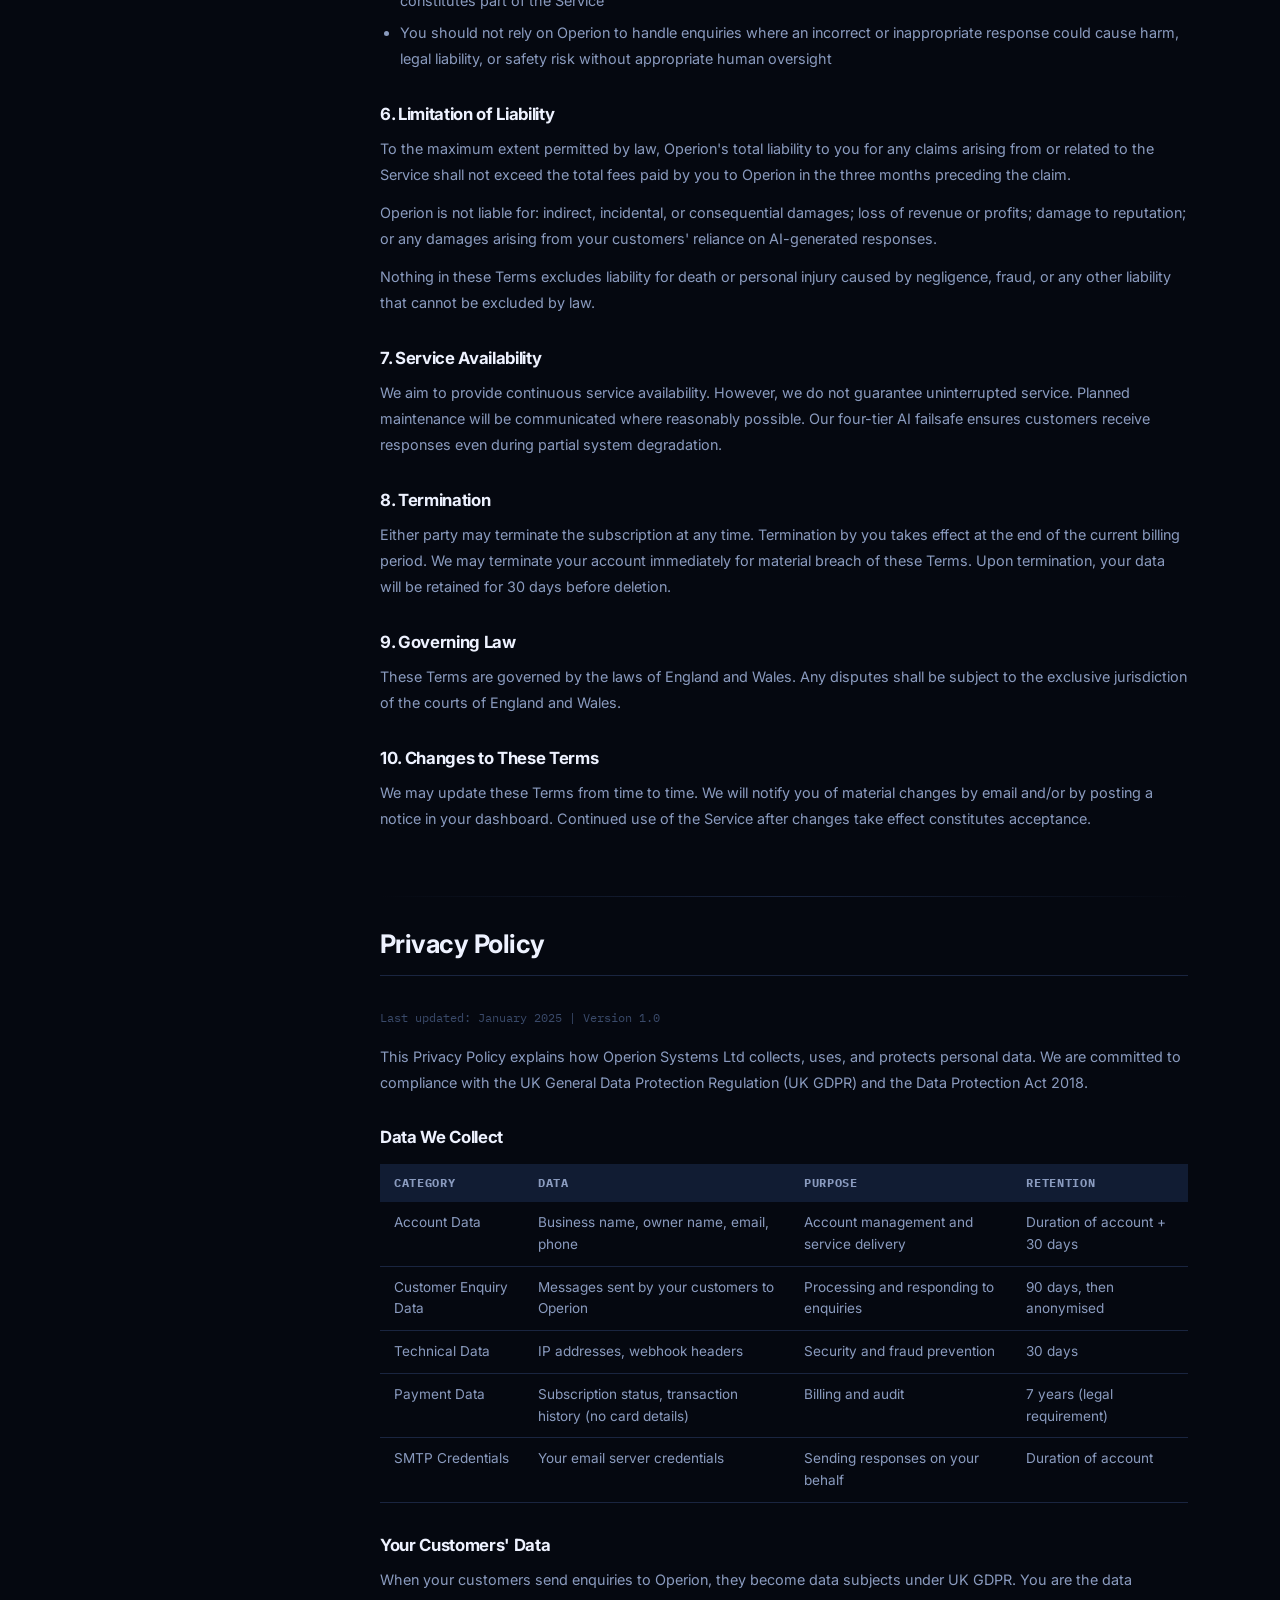
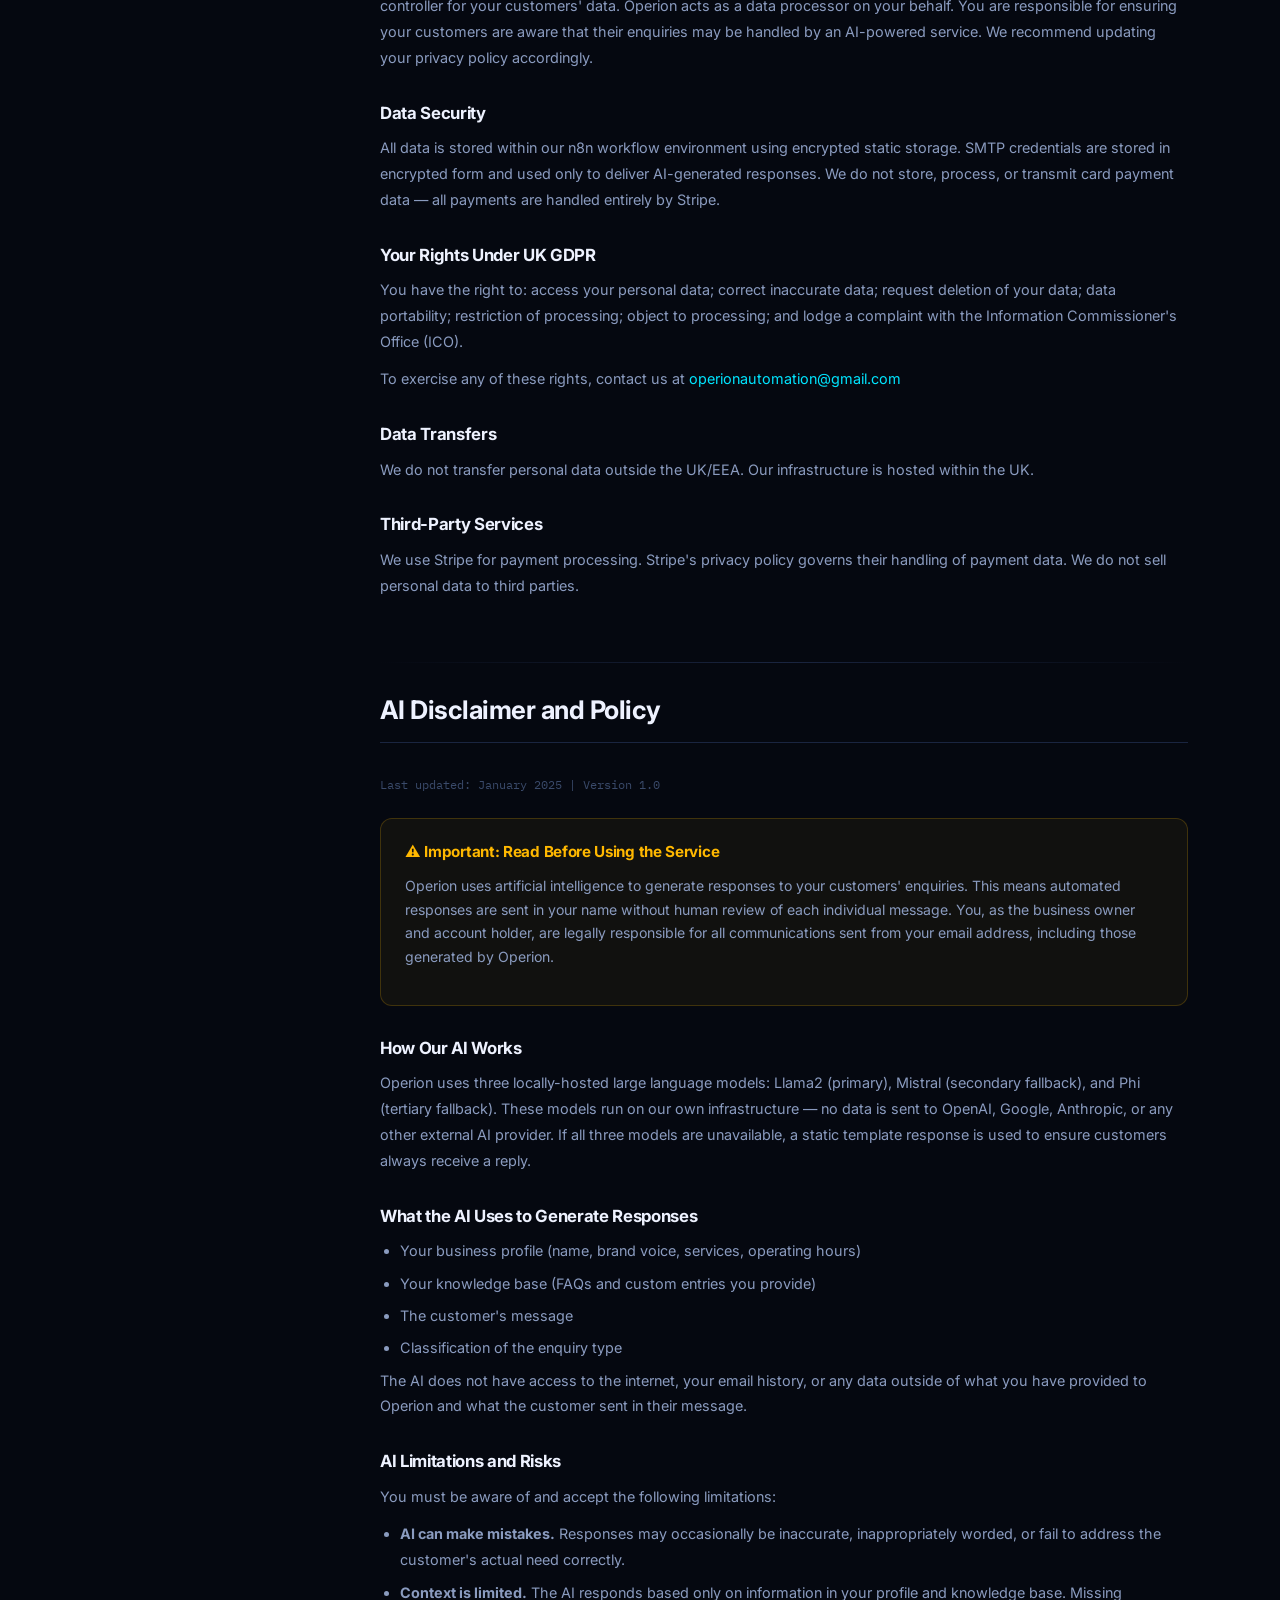
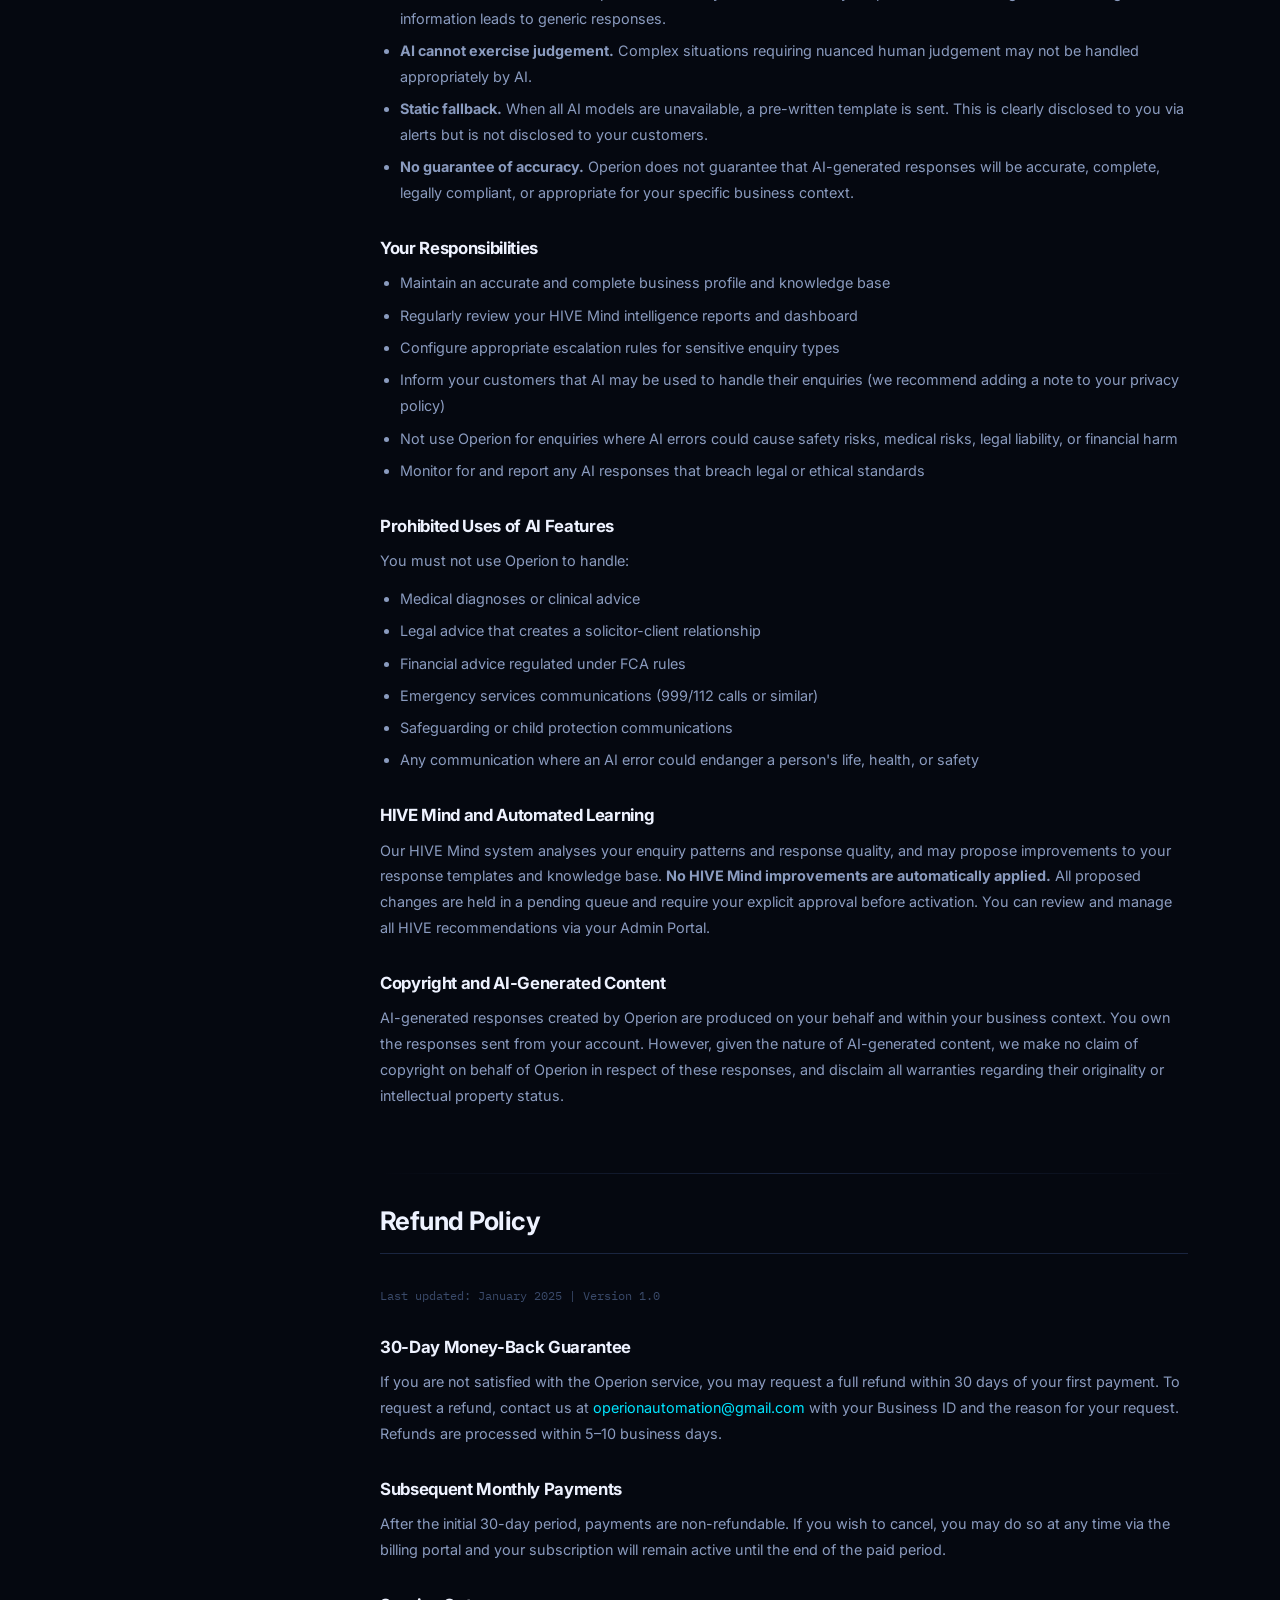
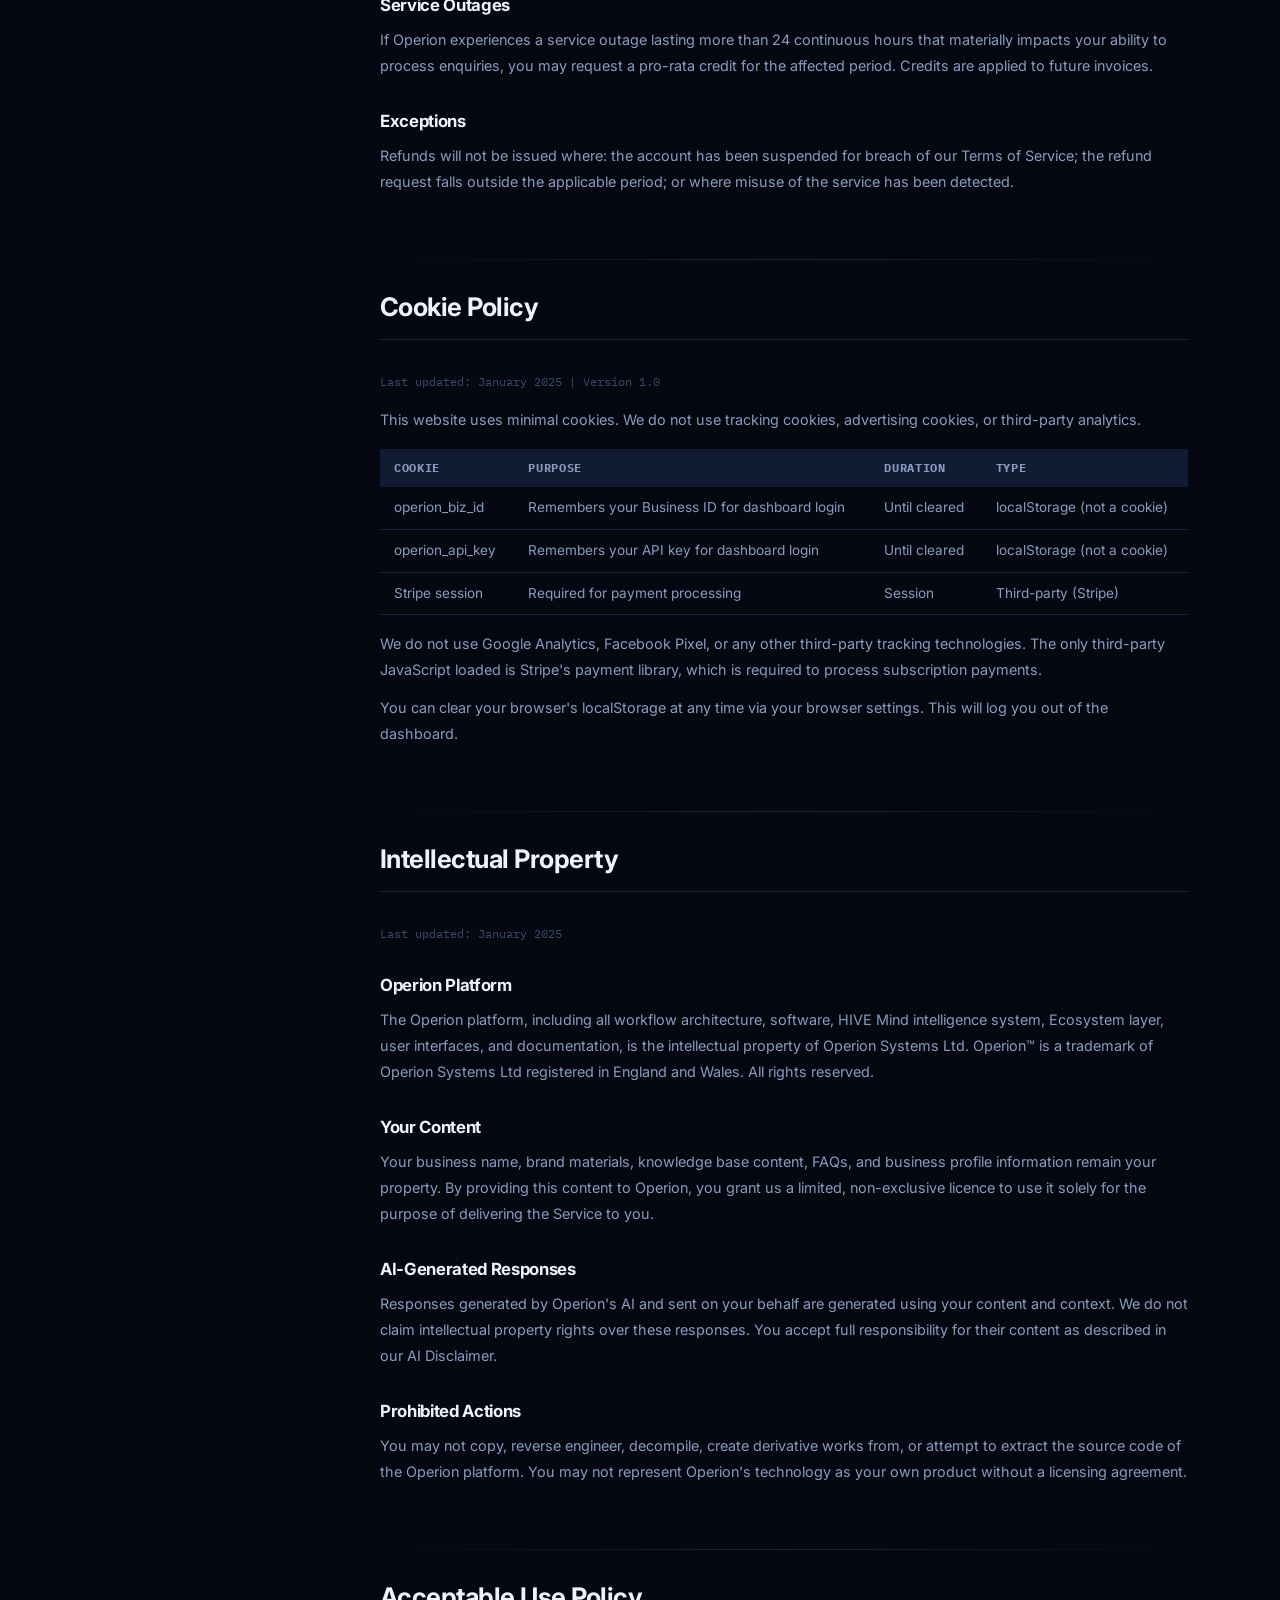
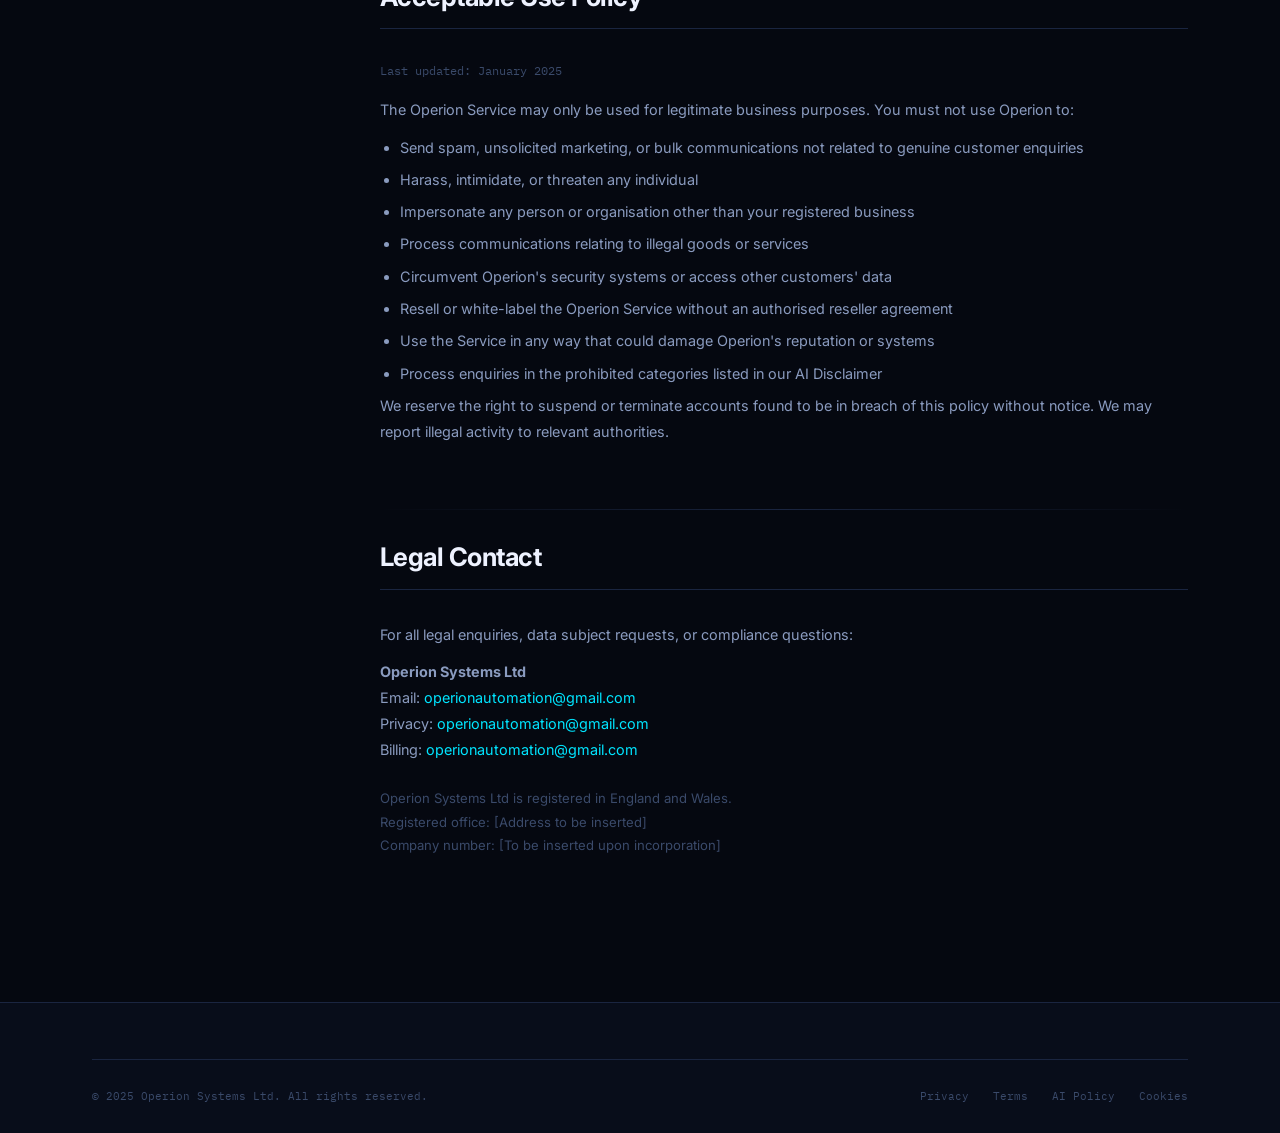
<file: legal.html>
<!DOCTYPE html>
<html lang="en">
<head>
  <meta charset="UTF-8">
  <meta name="viewport" content="width=device-width, initial-scale=1.0">
  <title>Legal — Operion Systems Ltd</title>
  <meta name="description" content="Terms of Service, Privacy Policy, AI Disclaimer, Refund Policy and Cookie Policy for Operion Systems Ltd.">
  <meta name="robots" content="index, follow">
  <link rel="preconnect" href="https://fonts.googleapis.com">
  <link rel="preconnect" href="https://fonts.gstatic.com" crossorigin>
  <link href="https://fonts.googleapis.com/css2?family=Inter:wght@300;400;500;600;700;800&family=IBM+Plex+Mono:wght@300;400;500&display=swap" rel="stylesheet">
  <link rel="stylesheet" href="style.css">
  <style>
    .legal-nav {
      position: sticky;
      top: 80px;
      background: var(--surface);
      border: 1px solid var(--border);
      border-radius: var(--radius-lg);
      padding: 1.5rem;
    }
    .legal-nav h4 {
      font-family: var(--font-mono);
      font-size: 0.72rem;
      color: var(--white-dim);
      text-transform: uppercase;
      letter-spacing: 0.1em;
      margin-bottom: 1rem;
    }
    .legal-nav ul { display: flex; flex-direction: column; gap: 6px; }
    .legal-nav a {
      font-size: 0.85rem;
      color: var(--white-faint);
      padding: 4px 0;
      display: block;
      transition: color var(--transition);
    }
    .legal-nav a:hover { color: var(--cyan); }
    .legal-section { margin-bottom: 4rem; padding-top: 2rem; }
    .legal-section h2 {
      font-size: 1.6rem;
      margin-bottom: 0.5rem;
      padding-bottom: 1rem;
      border-bottom: 1px solid var(--border);
      margin-bottom: 2rem;
    }
    .legal-section h3 {
      font-size: 1.05rem;
      margin: 2rem 0 0.75rem;
      color: var(--white);
    }
    .legal-section p, .legal-section li {
      font-size: 0.9rem;
      color: var(--white-dim);
      line-height: 1.8;
      margin-bottom: 0.75rem;
    }
    .legal-section ul { padding-left: 1.25rem; list-style: disc; }
    .legal-section ul li { margin-bottom: 0.4rem; }
    .legal-section a { color: var(--cyan); }
    .legal-section table {
      width: 100%;
      border-collapse: collapse;
      font-size: 0.85rem;
      margin: 1rem 0;
    }
    .legal-section th {
      text-align: left;
      padding: 10px 14px;
      background: var(--surface-2);
      color: var(--white-dim);
      font-family: var(--font-mono);
      font-size: 0.72rem;
      text-transform: uppercase;
      letter-spacing: 0.06em;
    }
    .legal-section td {
      padding: 10px 14px;
      border-bottom: 1px solid var(--border);
      color: var(--white-dim);
      vertical-align: top;
    }
    .updated-date {
      font-family: var(--font-mono);
      font-size: 0.75rem;
      color: var(--white-faint);
      margin-bottom: 1rem;
    }
    .ai-warning-box {
      background: rgba(255,184,0,0.05);
      border: 1px solid rgba(255,184,0,0.2);
      border-radius: var(--radius-lg);
      padding: 1.5rem;
      margin: 1.5rem 0;
    }
    .ai-warning-box h4 {
      color: var(--amber);
      font-size: 0.95rem;
      margin-bottom: 0.75rem;
    }
    .ai-warning-box p {
      color: var(--white-dim);
      font-size: 0.88rem;
      line-height: 1.7;
    }
  </style>
  <link rel="icon" type="image/svg+xml" href="favicon.svg">
</head>
<body>

<nav class="nav">
  <a href="index.html" class="nav-logo">
    <img src="logo.svg" alt="Operion Systems">
    OPERION <span class="nav-logo-sys">SYSTEMS</span>
  </a>
  <div class="nav-links">
    <a href="index.html">Home</a>
    <a href="how-it-works.html">How It Works</a>
    <a href="pricing.html">Pricing</a>
    <a href="about.html">About</a>
    <a href="legal.html" class="active">Legal</a>
  </div>
  <div class="nav-cta">
    <a href="dashboard.html" class="btn btn-ghost btn-sm">Client Login</a>
    <a href="get-started.html" class="btn btn-primary btn-sm">Get Started</a>
  </div>
  <button class="nav-burger">☰</button>
</nav>

<section style="padding:120px 0 80px">
  <div class="container">
    <div class="section-label">Legal Documents</div>
    <h1 class="display-2" style="margin-bottom:0.5rem">Legal Information</h1>
    <p class="text-dim" style="margin-bottom:3rem">Operion Systems Ltd — All legal policies and terms governing use of our platform.</p>

    <div style="display:grid;grid-template-columns:240px 1fr;gap:3rem;align-items:start">

      <!-- Sticky Nav -->
      <div class="legal-nav">
        <h4>Contents</h4>
        <ul>
          <li><a href="#terms">Terms of Service</a></li>
          <li><a href="#privacy">Privacy Policy</a></li>
          <li><a href="#ai-disclaimer">AI Disclaimer</a></li>
          <li><a href="#refunds">Refund Policy</a></li>
          <li><a href="#cookies">Cookie Policy</a></li>
          <li><a href="#ip">Intellectual Property</a></li>
          <li><a href="#acceptable-use">Acceptable Use</a></li>
          <li><a href="#contact-legal">Contact</a></li>
        </ul>
      </div>

      <!-- Legal Content -->
      <div>

        <!-- ── TERMS OF SERVICE ──────────────────────────────── -->
        <div class="legal-section" id="terms">
          <h2>Terms of Service</h2>
          <div class="updated-date">Last updated: January 2025 | Version 1.0</div>

          <p>These Terms of Service ("Terms") govern your use of the Operion platform and services provided by Operion Systems Ltd ("Operion", "we", "our", "us"), a company registered in England and Wales. By accessing or using our services, you agree to be bound by these Terms.</p>

          <h3>1. The Service</h3>
          <p>Operion provides a managed AI-powered enquiry handling service ("the Service"). We receive customer enquiries on your behalf, process them using artificial intelligence, and deliver automated responses via your configured email address. The Service operates on our infrastructure — you do not host or operate any part of the platform.</p>

          <h3>2. Your Account and Subscription</h3>
          <p>To use the Service, you must register a business account and select a subscription tier. You are responsible for:</p>
          <ul>
            <li>Providing accurate and complete information during onboarding</li>
            <li>Keeping your Business ID and Dashboard API Key secure and confidential</li>
            <li>All activity that occurs under your account</li>
            <li>Ensuring your use of the Service complies with applicable laws and regulations</li>
            <li>Maintaining payment details that allow your subscription to remain active</li>
          </ul>

          <h3>3. Subscription, Billing and Payment</h3>
          <p>Subscriptions are billed monthly in advance. Payment is processed by Stripe. We do not store card details — all payment data is handled by Stripe under their PCI DSS compliance framework.</p>
          <p>Subscriptions renew automatically unless cancelled before the renewal date. Tier changes take effect immediately upon payment confirmation. Downgrade changes take effect at the next billing cycle.</p>
          <p>We reserve the right to suspend or terminate your account if payment fails and is not resolved within 7 days of notification.</p>

          <h3>4. Acceptable Use</h3>
          <p>You agree not to use the Service to process communications that are unlawful, fraudulent, harassing, defamatory, or that infringe third-party rights. See our <a href="#acceptable-use">Acceptable Use Policy</a> for full details.</p>

          <h3>5. AI-Generated Responses and Your Responsibility</h3>
          <p>Operion uses artificial intelligence to generate responses to your customers' enquiries. You acknowledge and agree that:</p>
          <ul>
            <li>You are responsible for the accuracy and appropriateness of your business profile, knowledge base, and instructions provided to Operion</li>
            <li>AI-generated responses are sent in your name and from your email address — you remain legally responsible for their content</li>
            <li>You should regularly review the quality of responses via your dashboard and report any concerns to us</li>
            <li>Operion's static fallback template will be used if AI models are temporarily unavailable — this is by design and constitutes part of the Service</li>
            <li>You should not rely on Operion to handle enquiries where an incorrect or inappropriate response could cause harm, legal liability, or safety risk without appropriate human oversight</li>
          </ul>

          <h3>6. Limitation of Liability</h3>
          <p>To the maximum extent permitted by law, Operion's total liability to you for any claims arising from or related to the Service shall not exceed the total fees paid by you to Operion in the three months preceding the claim.</p>
          <p>Operion is not liable for: indirect, incidental, or consequential damages; loss of revenue or profits; damage to reputation; or any damages arising from your customers' reliance on AI-generated responses.</p>
          <p>Nothing in these Terms excludes liability for death or personal injury caused by negligence, fraud, or any other liability that cannot be excluded by law.</p>

          <h3>7. Service Availability</h3>
          <p>We aim to provide continuous service availability. However, we do not guarantee uninterrupted service. Planned maintenance will be communicated where reasonably possible. Our four-tier AI failsafe ensures customers receive responses even during partial system degradation.</p>

          <h3>8. Termination</h3>
          <p>Either party may terminate the subscription at any time. Termination by you takes effect at the end of the current billing period. We may terminate your account immediately for material breach of these Terms. Upon termination, your data will be retained for 30 days before deletion.</p>

          <h3>9. Governing Law</h3>
          <p>These Terms are governed by the laws of England and Wales. Any disputes shall be subject to the exclusive jurisdiction of the courts of England and Wales.</p>

          <h3>10. Changes to These Terms</h3>
          <p>We may update these Terms from time to time. We will notify you of material changes by email and/or by posting a notice in your dashboard. Continued use of the Service after changes take effect constitutes acceptance.</p>
        </div>

        <div class="divider"></div>

        <!-- ── PRIVACY POLICY ─────────────────────────────────── -->
        <div class="legal-section" id="privacy">
          <h2>Privacy Policy</h2>
          <div class="updated-date">Last updated: January 2025 | Version 1.0</div>

          <p>This Privacy Policy explains how Operion Systems Ltd collects, uses, and protects personal data. We are committed to compliance with the UK General Data Protection Regulation (UK GDPR) and the Data Protection Act 2018.</p>

          <h3>Data We Collect</h3>
          <table>
            <tr><th>Category</th><th>Data</th><th>Purpose</th><th>Retention</th></tr>
            <tr><td>Account Data</td><td>Business name, owner name, email, phone</td><td>Account management and service delivery</td><td>Duration of account + 30 days</td></tr>
            <tr><td>Customer Enquiry Data</td><td>Messages sent by your customers to Operion</td><td>Processing and responding to enquiries</td><td>90 days, then anonymised</td></tr>
            <tr><td>Technical Data</td><td>IP addresses, webhook headers</td><td>Security and fraud prevention</td><td>30 days</td></tr>
            <tr><td>Payment Data</td><td>Subscription status, transaction history (no card details)</td><td>Billing and audit</td><td>7 years (legal requirement)</td></tr>
            <tr><td>SMTP Credentials</td><td>Your email server credentials</td><td>Sending responses on your behalf</td><td>Duration of account</td></tr>
          </table>

          <h3>Your Customers' Data</h3>
          <p>When your customers send enquiries to Operion, they become data subjects under UK GDPR. You are the data controller for your customers' data. Operion acts as a data processor on your behalf. You are responsible for ensuring your customers are aware that their enquiries may be handled by an AI-powered service. We recommend updating your privacy policy accordingly.</p>

          <h3>Data Security</h3>
          <p>All data is stored within our n8n workflow environment using encrypted static storage. SMTP credentials are stored in encrypted form and used only to deliver AI-generated responses. We do not store, process, or transmit card payment data — all payments are handled entirely by Stripe.</p>

          <h3>Your Rights Under UK GDPR</h3>
          <p>You have the right to: access your personal data; correct inaccurate data; request deletion of your data; data portability; restriction of processing; object to processing; and lodge a complaint with the Information Commissioner's Office (ICO).</p>
          <p>To exercise any of these rights, contact us at <a href="mailto:operionautomation@gmail.com">operionautomation@gmail.com</a></p>

          <h3>Data Transfers</h3>
          <p>We do not transfer personal data outside the UK/EEA. Our infrastructure is hosted within the UK.</p>

          <h3>Third-Party Services</h3>
          <p>We use Stripe for payment processing. Stripe's privacy policy governs their handling of payment data. We do not sell personal data to third parties.</p>
        </div>

        <div class="divider"></div>

        <!-- ── AI DISCLAIMER ──────────────────────────────────── -->
        <div class="legal-section" id="ai-disclaimer">
          <h2>AI Disclaimer and Policy</h2>
          <div class="updated-date">Last updated: January 2025 | Version 1.0</div>

          <div class="ai-warning-box">
            <h4>⚠ Important: Read Before Using the Service</h4>
            <p>Operion uses artificial intelligence to generate responses to your customers' enquiries. This means automated responses are sent in your name without human review of each individual message. You, as the business owner and account holder, are legally responsible for all communications sent from your email address, including those generated by Operion.</p>
          </div>

          <h3>How Our AI Works</h3>
          <p>Operion uses three locally-hosted large language models: Llama2 (primary), Mistral (secondary fallback), and Phi (tertiary fallback). These models run on our own infrastructure — no data is sent to OpenAI, Google, Anthropic, or any other external AI provider. If all three models are unavailable, a static template response is used to ensure customers always receive a reply.</p>

          <h3>What the AI Uses to Generate Responses</h3>
          <ul>
            <li>Your business profile (name, brand voice, services, operating hours)</li>
            <li>Your knowledge base (FAQs and custom entries you provide)</li>
            <li>The customer's message</li>
            <li>Classification of the enquiry type</li>
          </ul>
          <p>The AI does not have access to the internet, your email history, or any data outside of what you have provided to Operion and what the customer sent in their message.</p>

          <h3>AI Limitations and Risks</h3>
          <p>You must be aware of and accept the following limitations:</p>
          <ul>
            <li><strong>AI can make mistakes.</strong> Responses may occasionally be inaccurate, inappropriately worded, or fail to address the customer's actual need correctly.</li>
            <li><strong>Context is limited.</strong> The AI responds based only on information in your profile and knowledge base. Missing information leads to generic responses.</li>
            <li><strong>AI cannot exercise judgement.</strong> Complex situations requiring nuanced human judgement may not be handled appropriately by AI.</li>
            <li><strong>Static fallback.</strong> When all AI models are unavailable, a pre-written template is sent. This is clearly disclosed to you via alerts but is not disclosed to your customers.</li>
            <li><strong>No guarantee of accuracy.</strong> Operion does not guarantee that AI-generated responses will be accurate, complete, legally compliant, or appropriate for your specific business context.</li>
          </ul>

          <h3>Your Responsibilities</h3>
          <ul>
            <li>Maintain an accurate and complete business profile and knowledge base</li>
            <li>Regularly review your HIVE Mind intelligence reports and dashboard</li>
            <li>Configure appropriate escalation rules for sensitive enquiry types</li>
            <li>Inform your customers that AI may be used to handle their enquiries (we recommend adding a note to your privacy policy)</li>
            <li>Not use Operion for enquiries where AI errors could cause safety risks, medical risks, legal liability, or financial harm</li>
            <li>Monitor for and report any AI responses that breach legal or ethical standards</li>
          </ul>

          <h3>Prohibited Uses of AI Features</h3>
          <p>You must not use Operion to handle:</p>
          <ul>
            <li>Medical diagnoses or clinical advice</li>
            <li>Legal advice that creates a solicitor-client relationship</li>
            <li>Financial advice regulated under FCA rules</li>
            <li>Emergency services communications (999/112 calls or similar)</li>
            <li>Safeguarding or child protection communications</li>
            <li>Any communication where an AI error could endanger a person's life, health, or safety</li>
          </ul>

          <h3>HIVE Mind and Automated Learning</h3>
          <p>Our HIVE Mind system analyses your enquiry patterns and response quality, and may propose improvements to your response templates and knowledge base. <strong>No HIVE Mind improvements are automatically applied.</strong> All proposed changes are held in a pending queue and require your explicit approval before activation. You can review and manage all HIVE recommendations via your Admin Portal.</p>

          <h3>Copyright and AI-Generated Content</h3>
          <p>AI-generated responses created by Operion are produced on your behalf and within your business context. You own the responses sent from your account. However, given the nature of AI-generated content, we make no claim of copyright on behalf of Operion in respect of these responses, and disclaim all warranties regarding their originality or intellectual property status.</p>
        </div>

        <div class="divider"></div>

        <!-- ── REFUND POLICY ──────────────────────────────────── -->
        <div class="legal-section" id="refunds">
          <h2>Refund Policy</h2>
          <div class="updated-date">Last updated: January 2025 | Version 1.0</div>

          <h3>30-Day Money-Back Guarantee</h3>
          <p>If you are not satisfied with the Operion service, you may request a full refund within 30 days of your first payment. To request a refund, contact us at <a href="mailto:operionautomation@gmail.com">operionautomation@gmail.com</a> with your Business ID and the reason for your request. Refunds are processed within 5–10 business days.</p>

          <h3>Subsequent Monthly Payments</h3>
          <p>After the initial 30-day period, payments are non-refundable. If you wish to cancel, you may do so at any time via the billing portal and your subscription will remain active until the end of the paid period.</p>

          <h3>Service Outages</h3>
          <p>If Operion experiences a service outage lasting more than 24 continuous hours that materially impacts your ability to process enquiries, you may request a pro-rata credit for the affected period. Credits are applied to future invoices.</p>

          <h3>Exceptions</h3>
          <p>Refunds will not be issued where: the account has been suspended for breach of our Terms of Service; the refund request falls outside the applicable period; or where misuse of the service has been detected.</p>
        </div>

        <div class="divider"></div>

        <!-- ── COOKIE POLICY ─────────────────────────────────── -->
        <div class="legal-section" id="cookies">
          <h2>Cookie Policy</h2>
          <div class="updated-date">Last updated: January 2025 | Version 1.0</div>

          <p>This website uses minimal cookies. We do not use tracking cookies, advertising cookies, or third-party analytics.</p>

          <table>
            <tr><th>Cookie</th><th>Purpose</th><th>Duration</th><th>Type</th></tr>
            <tr><td>operion_biz_id</td><td>Remembers your Business ID for dashboard login</td><td>Until cleared</td><td>localStorage (not a cookie)</td></tr>
            <tr><td>operion_api_key</td><td>Remembers your API key for dashboard login</td><td>Until cleared</td><td>localStorage (not a cookie)</td></tr>
            <tr><td>Stripe session</td><td>Required for payment processing</td><td>Session</td><td>Third-party (Stripe)</td></tr>
          </table>

          <p>We do not use Google Analytics, Facebook Pixel, or any other third-party tracking technologies. The only third-party JavaScript loaded is Stripe's payment library, which is required to process subscription payments.</p>

          <p>You can clear your browser's localStorage at any time via your browser settings. This will log you out of the dashboard.</p>
        </div>

        <div class="divider"></div>

        <!-- ── INTELLECTUAL PROPERTY ─────────────────────────── -->
        <div class="legal-section" id="ip">
          <h2>Intellectual Property</h2>
          <div class="updated-date">Last updated: January 2025</div>

          <h3>Operion Platform</h3>
          <p>The Operion platform, including all workflow architecture, software, HIVE Mind intelligence system, Ecosystem layer, user interfaces, and documentation, is the intellectual property of Operion Systems Ltd. Operion™ is a trademark of Operion Systems Ltd registered in England and Wales. All rights reserved.</p>

          <h3>Your Content</h3>
          <p>Your business name, brand materials, knowledge base content, FAQs, and business profile information remain your property. By providing this content to Operion, you grant us a limited, non-exclusive licence to use it solely for the purpose of delivering the Service to you.</p>

          <h3>AI-Generated Responses</h3>
          <p>Responses generated by Operion's AI and sent on your behalf are generated using your content and context. We do not claim intellectual property rights over these responses. You accept full responsibility for their content as described in our AI Disclaimer.</p>

          <h3>Prohibited Actions</h3>
          <p>You may not copy, reverse engineer, decompile, create derivative works from, or attempt to extract the source code of the Operion platform. You may not represent Operion's technology as your own product without a licensing agreement.</p>
        </div>

        <div class="divider"></div>

        <!-- ── ACCEPTABLE USE ─────────────────────────────────── -->
        <div class="legal-section" id="acceptable-use">
          <h2>Acceptable Use Policy</h2>
          <div class="updated-date">Last updated: January 2025</div>

          <p>The Operion Service may only be used for legitimate business purposes. You must not use Operion to:</p>
          <ul>
            <li>Send spam, unsolicited marketing, or bulk communications not related to genuine customer enquiries</li>
            <li>Harass, intimidate, or threaten any individual</li>
            <li>Impersonate any person or organisation other than your registered business</li>
            <li>Process communications relating to illegal goods or services</li>
            <li>Circumvent Operion's security systems or access other customers' data</li>
            <li>Resell or white-label the Operion Service without an authorised reseller agreement</li>
            <li>Use the Service in any way that could damage Operion's reputation or systems</li>
            <li>Process enquiries in the prohibited categories listed in our AI Disclaimer</li>
          </ul>

          <p>We reserve the right to suspend or terminate accounts found to be in breach of this policy without notice. We may report illegal activity to relevant authorities.</p>
        </div>

        <div class="divider"></div>

        <!-- ── CONTACT ────────────────────────────────────────── -->
        <div class="legal-section" id="contact-legal">
          <h2>Legal Contact</h2>
          <p>For all legal enquiries, data subject requests, or compliance questions:</p>
          <p>
            <strong>Operion Systems Ltd</strong><br>
            Email: <a href="mailto:operionautomation@gmail.com">operionautomation@gmail.com</a><br>
            Privacy: <a href="mailto:operionautomation@gmail.com">operionautomation@gmail.com</a><br>
            Billing: <a href="mailto:operionautomation@gmail.com">operionautomation@gmail.com</a>
          </p>
          <p style="margin-top:1.5rem;font-size:0.82rem;color:var(--white-faint)">
            Operion Systems Ltd is registered in England and Wales.<br>
            Registered office: [Address to be inserted]<br>
            Company number: [To be inserted upon incorporation]
          </p>
        </div>

      </div>
    </div>
  </div>
</section>

<footer class="footer">
  <div class="container">
    <div class="footer-bottom">
      <p>© 2025 Operion Systems Ltd. All rights reserved.</p>
      <div class="footer-legal-links">
        <a href="#privacy">Privacy</a>
        <a href="#terms">Terms</a>
        <a href="#ai-disclaimer">AI Policy</a>
        <a href="#cookies">Cookies</a>
      </div>
    </div>
  </div>
</footer>

<script src="app.js"></script>
</body>
</html>
</file>
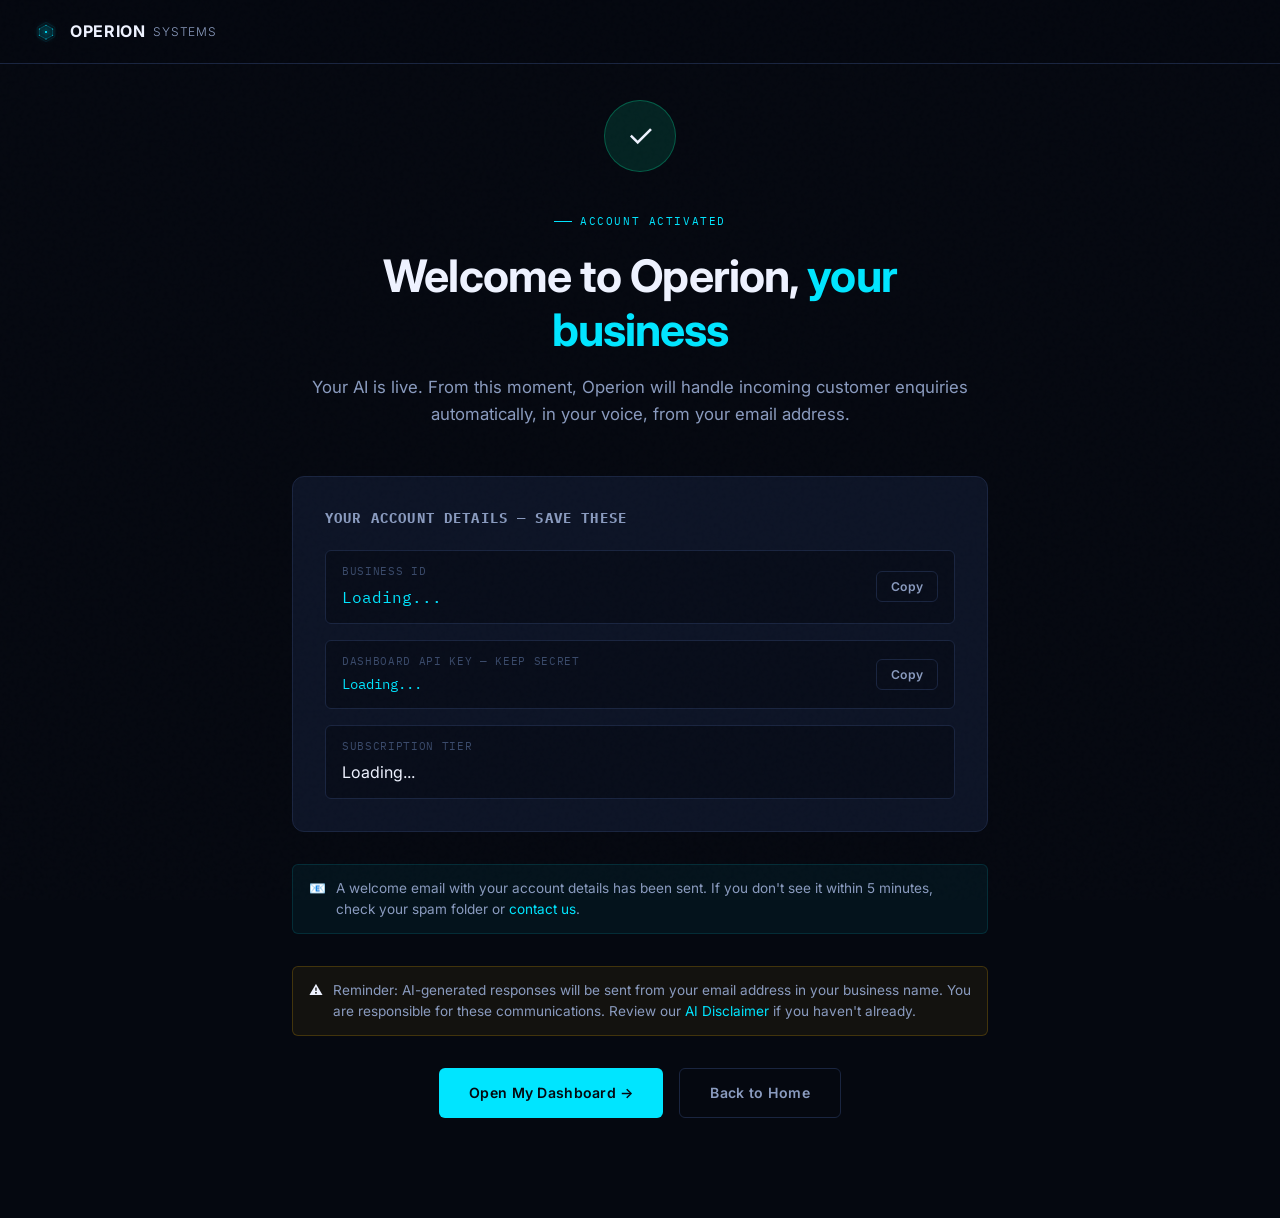
<file: onboard-success.html>
<!DOCTYPE html>
<html lang="en">
<head>
  <meta charset="UTF-8">
  <meta name="viewport" content="width=device-width, initial-scale=1.0">
  <title>Account Activated — Operion Systems Ltd</title>
  <meta name="robots" content="noindex">
  <link rel="preconnect" href="https://fonts.googleapis.com">
  <link rel="preconnect" href="https://fonts.gstatic.com" crossorigin>
  <link href="https://fonts.googleapis.com/css2?family=Inter:wght@300;400;500;600;700;800&family=IBM+Plex+Mono:wght@300;400;500&display=swap" rel="stylesheet">
  <link rel="stylesheet" href="style.css">
  <link rel="icon" type="image/svg+xml" href="favicon.svg">
</head>
<body>
<nav class="nav">
  <a href="index.html" class="nav-logo"><img src="logo.svg" alt="Operion Systems">OPERION <span class="nav-logo-sys">SYSTEMS</span></a>
  <button class="nav-burger">☰</button>
</nav>
<section style="min-height:100vh;display:flex;align-items:center;padding:100px 0">
  <div class="container-narrow" style="text-align:center">
    <div style="width:72px;height:72px;background:rgba(0,229,160,0.12);border:1px solid rgba(0,229,160,0.3);border-radius:50%;display:flex;align-items:center;justify-content:center;font-size:2rem;margin:0 auto 2rem">✓</div>
    <div class="section-label" style="justify-content:center">Account Activated</div>
    <h1 class="display-2" style="margin-bottom:1rem">Welcome to Operion, <span id="success-business-name" class="text-cyan">your business</span></h1>
    <p style="color:var(--white-dim);font-size:1.05rem;margin-bottom:3rem">Your AI is live. From this moment, Operion will handle incoming customer enquiries automatically, in your voice, from your email address.</p>

    <div style="background:var(--surface);border:1px solid var(--border);border-radius:var(--radius-lg);padding:2rem;text-align:left;margin-bottom:2rem">
      <h3 style="font-size:0.9rem;margin-bottom:1.5rem;color:var(--white-dim);font-family:var(--font-mono);text-transform:uppercase;letter-spacing:0.08em">Your Account Details — Save These</h3>
      <div style="display:flex;flex-direction:column;gap:1rem">
        <div style="display:flex;justify-content:space-between;align-items:center;padding:12px 16px;background:var(--deep);border-radius:var(--radius);border:1px solid var(--border)">
          <div>
            <div style="font-family:var(--font-mono);font-size:0.7rem;color:var(--white-faint);text-transform:uppercase;letter-spacing:0.06em;margin-bottom:4px">Business ID</div>
            <div id="success-bid" style="font-family:var(--font-mono);color:var(--cyan)">Loading...</div>
          </div>
          <button data-copy="#success-bid" class="btn btn-ghost btn-sm">Copy</button>
        </div>
        <div style="display:flex;justify-content:space-between;align-items:center;padding:12px 16px;background:var(--deep);border-radius:var(--radius);border:1px solid var(--border)">
          <div>
            <div style="font-family:var(--font-mono);font-size:0.7rem;color:var(--white-faint);text-transform:uppercase;letter-spacing:0.06em;margin-bottom:4px">Dashboard API Key — Keep Secret</div>
            <div id="success-key" style="font-family:var(--font-mono);color:var(--cyan);font-size:0.85rem;word-break:break-all">Loading...</div>
          </div>
          <button data-copy="#success-key" class="btn btn-ghost btn-sm" style="flex-shrink:0;margin-left:1rem">Copy</button>
        </div>
        <div style="padding:12px 16px;background:var(--deep);border-radius:var(--radius);border:1px solid var(--border)">
          <div style="font-family:var(--font-mono);font-size:0.7rem;color:var(--white-faint);text-transform:uppercase;letter-spacing:0.06em;margin-bottom:4px">Subscription Tier</div>
          <div id="success-tier" style="color:var(--white)">Loading...</div>
        </div>
      </div>
    </div>

    <div class="alert alert-info" style="text-align:left;margin-bottom:2rem">
      <span>📧</span>
      <span>A welcome email with your account details has been sent. If you don't see it within 5 minutes, check your spam folder or <a href="about.html#contact">contact us</a>.</span>
    </div>

    <div class="alert" style="background:rgba(255,184,0,0.06);border:1px solid rgba(255,184,0,0.2);text-align:left;margin-bottom:2rem">
      <span>⚠</span>
      <span style="color:var(--white-dim)">Reminder: AI-generated responses will be sent from your email address in your business name. You are responsible for these communications. Review our <a href="legal.html#ai-disclaimer">AI Disclaimer</a> if you haven't already.</span>
    </div>

    <div style="display:flex;gap:1rem;justify-content:center;flex-wrap:wrap">
      <a id="success-dash-link" href="dashboard.html" class="btn btn-primary btn-lg">Open My Dashboard →</a>
      <a href="index.html" class="btn btn-ghost btn-lg">Back to Home</a>
    </div>
  </div>
</section>
<script src="app.js"></script>
</body>
</html>
</file>
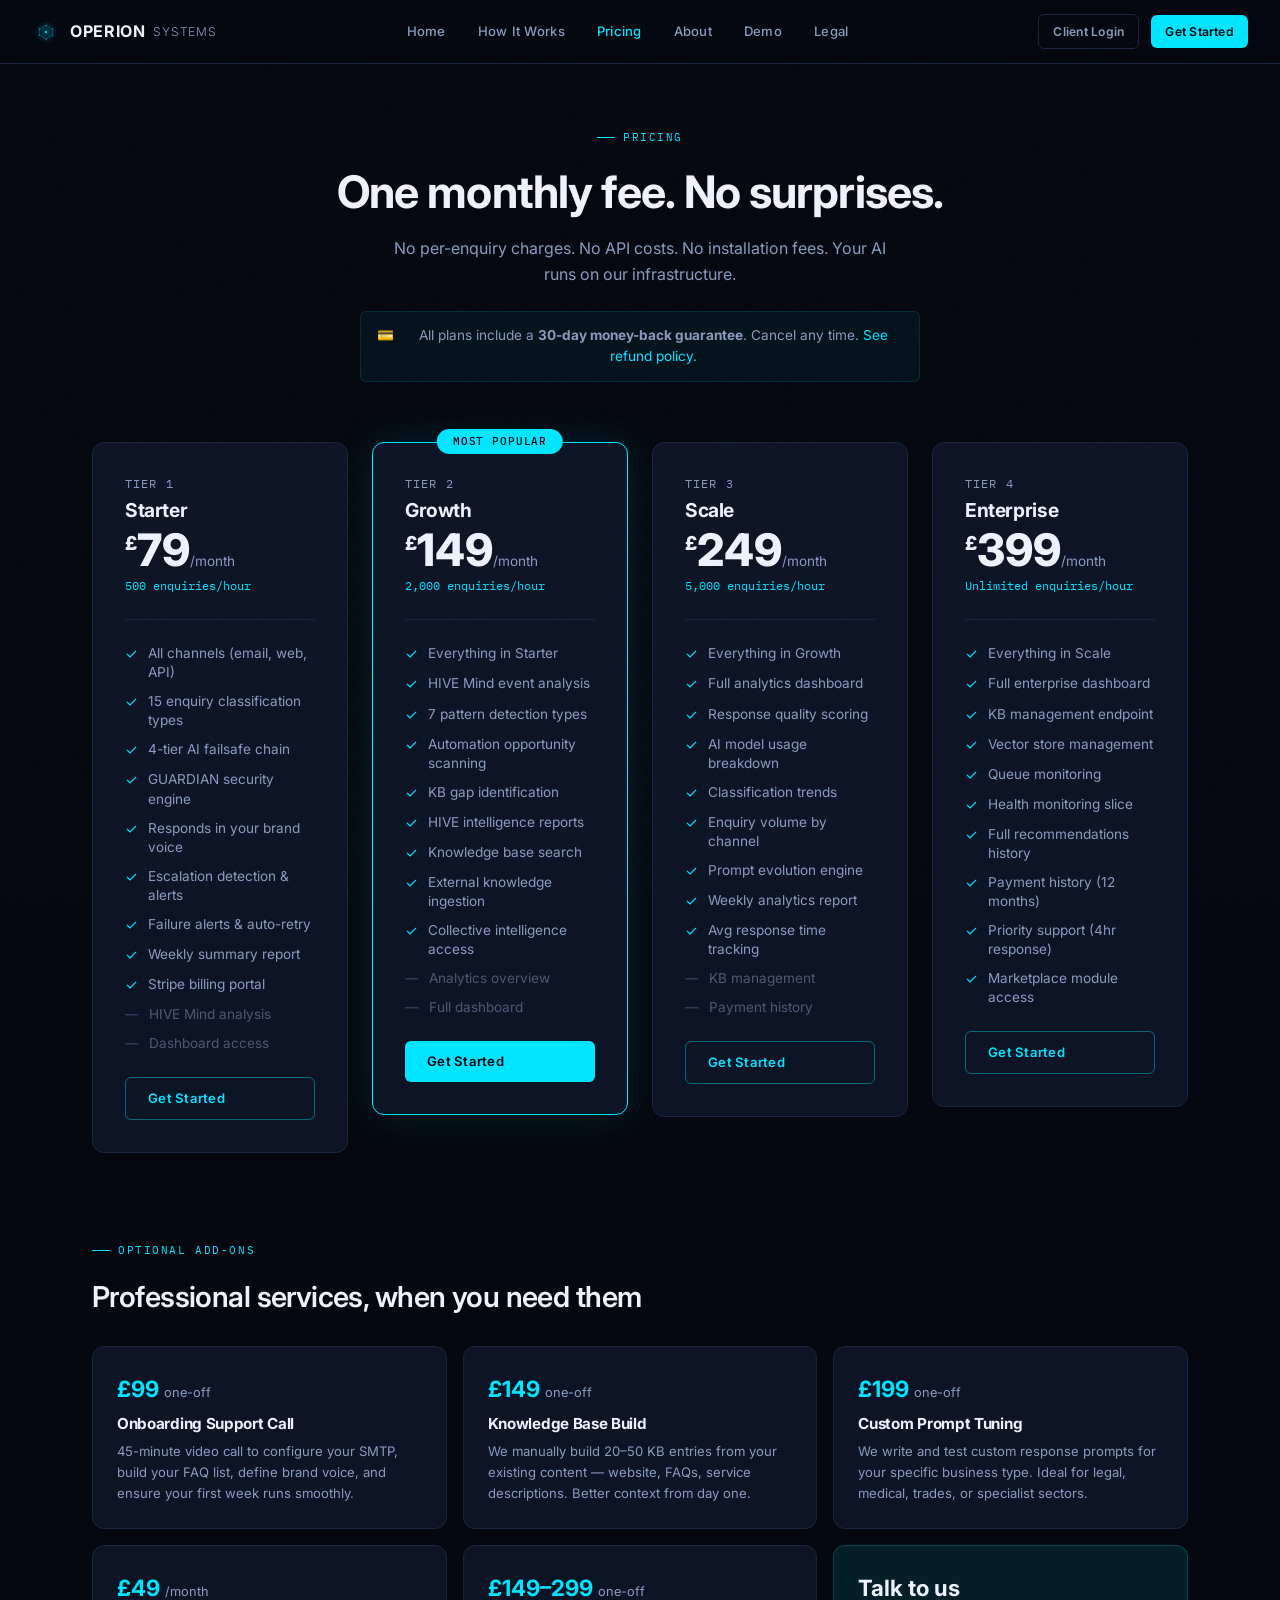
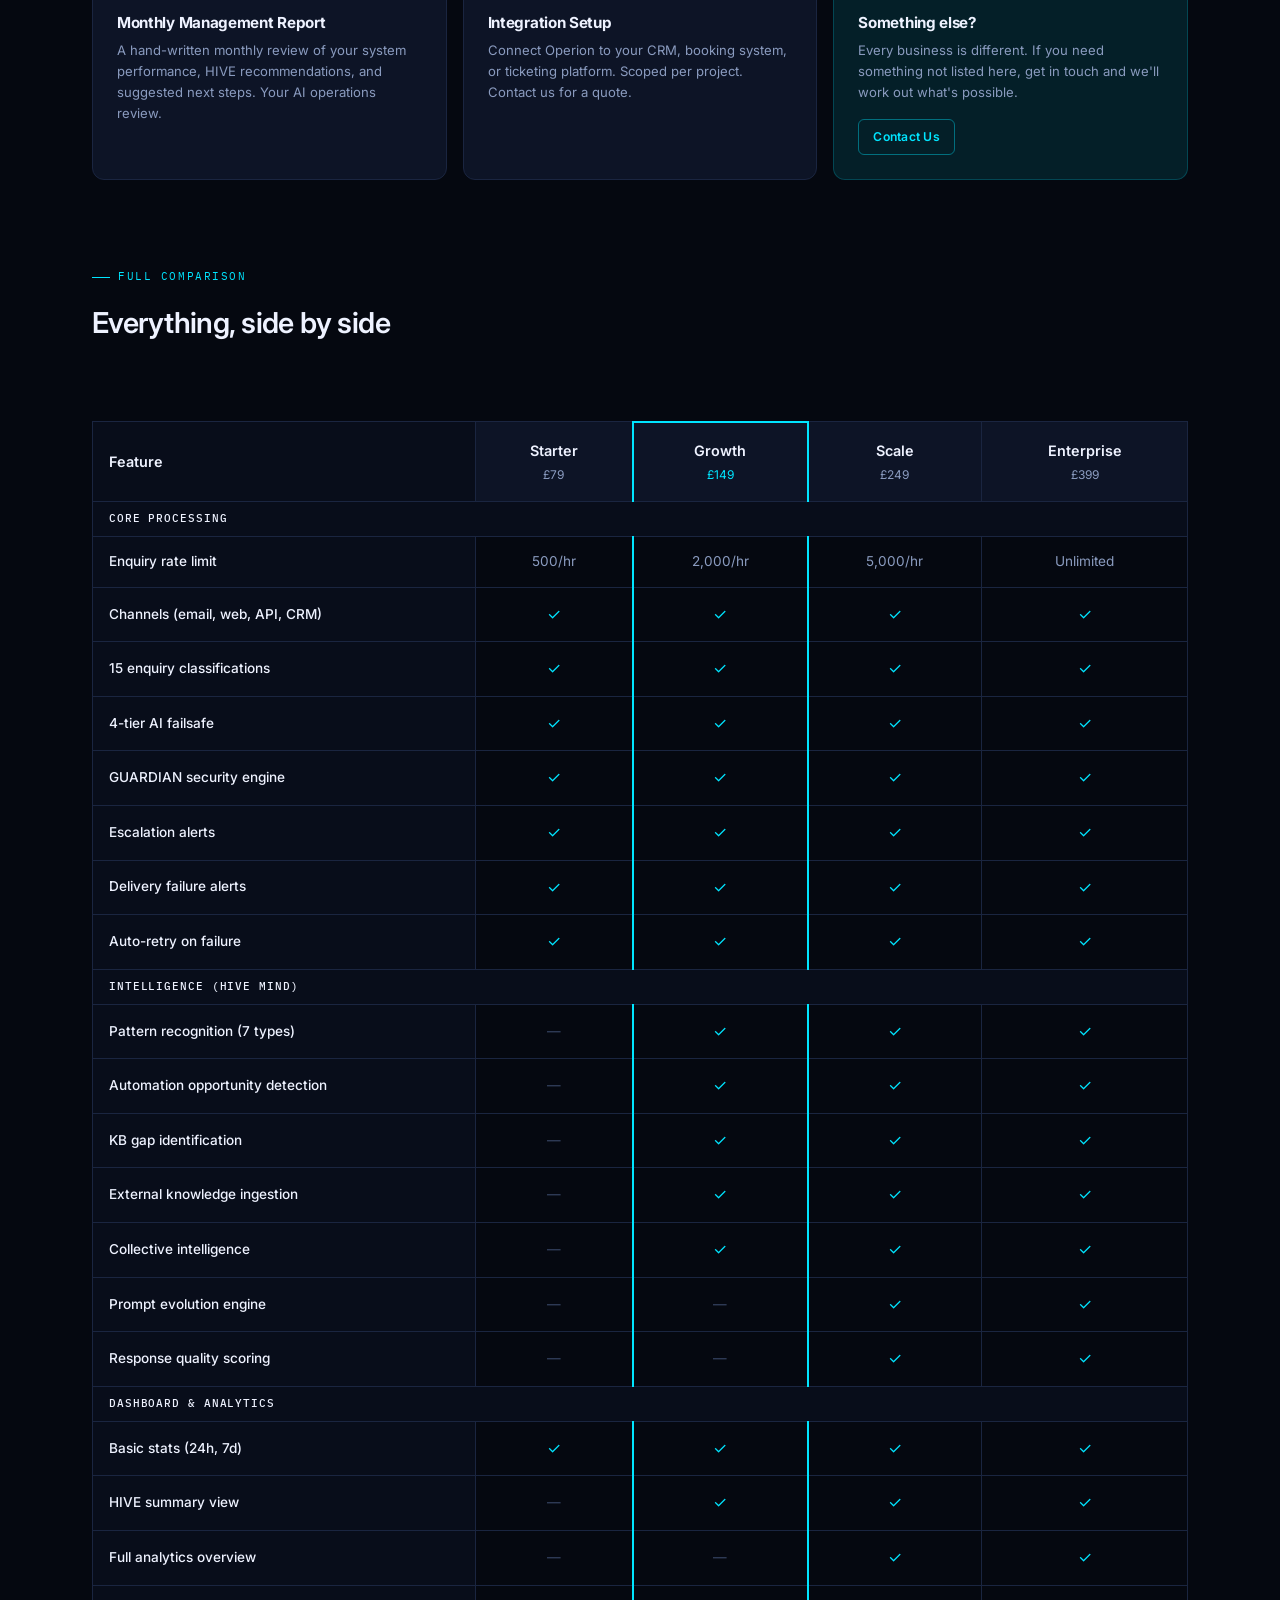
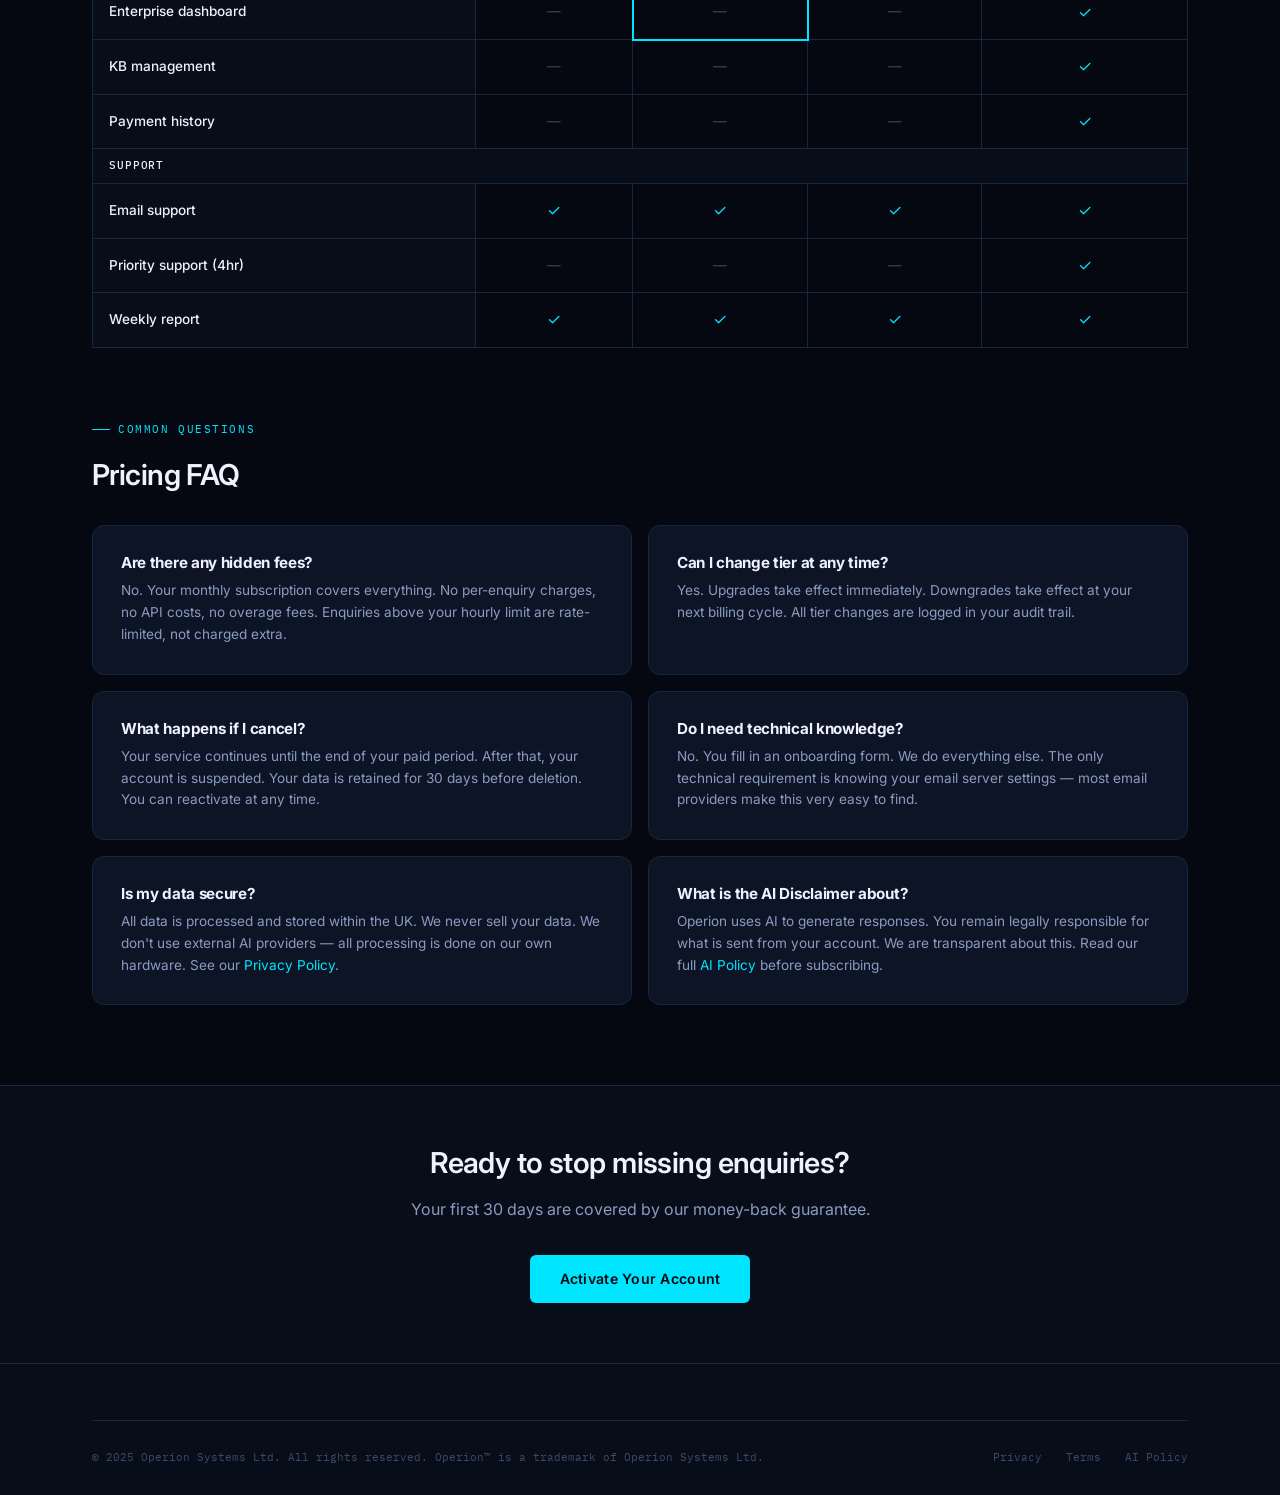
<file: pricing.html>
<!DOCTYPE html>
<html lang="en">
<head>
  <meta charset="UTF-8">
  <meta name="viewport" content="width=device-width, initial-scale=1.0">
  <title>Pricing — Operion Systems Ltd</title>
  <meta name="description" content="Operion pricing plans from £79/month. Starter, Growth, Scale and Enterprise tiers. All-inclusive managed AI enquiry handling.">
  <link rel="preconnect" href="https://fonts.googleapis.com">
  <link rel="preconnect" href="https://fonts.gstatic.com" crossorigin>
  <link href="https://fonts.googleapis.com/css2?family=Inter:wght@300;400;500;600;700;800&family=IBM+Plex+Mono:wght@300;400;500&display=swap" rel="stylesheet">
  <link rel="stylesheet" href="style.css">
  <style>
    .pricing-hero { padding: 120px 0 60px; text-align: center; }
    .pricing-grid {
      display: grid;
      grid-template-columns: repeat(4, 1fr);
      gap: 1.5rem;
      align-items: start;
    }
    .price-card {
      background: var(--surface);
      border: 1px solid var(--border);
      border-radius: var(--radius-lg);
      padding: 2rem;
      display: flex;
      flex-direction: column;
      gap: 1.5rem;
      transition: all var(--transition);
      position: relative;
    }
    .price-card:hover { border-color: var(--border-light); transform: translateY(-2px); }
    .price-card.featured {
      border-color: var(--cyan);
      box-shadow: 0 0 40px rgba(0,229,255,0.12);
    }
    .popular-tag {
      position: absolute;
      top: -14px;
      left: 50%;
      transform: translateX(-50%);
      background: var(--cyan);
      color: var(--black);
      font-family: var(--font-mono);
      font-size: 0.68rem;
      font-weight: 500;
      letter-spacing: 0.08em;
      text-transform: uppercase;
      padding: 4px 16px;
      border-radius: 100px;
      white-space: nowrap;
    }
    .price-tier {
      font-family: var(--font-mono);
      font-size: 0.72rem;
      color: var(--white-dim);
      text-transform: uppercase;
      letter-spacing: 0.1em;
    }
    .price-amount {
      font-family: var(--font-display);
      font-weight: 800;
      font-size: 2.8rem;
      color: var(--white);
      line-height: 1;
    }
    .price-amount sup { font-size: 1.2rem; vertical-align: super; }
    .price-amount small { font-size: 0.85rem; font-weight: 400; color: var(--white-dim); }
    .price-rate {
      font-family: var(--font-mono);
      font-size: 0.72rem;
      color: var(--cyan);
      margin-top: 4px;
    }
    .price-features { display: flex; flex-direction: column; gap: 10px; flex: 1; }
    .price-feature {
      display: flex;
      gap: 10px;
      font-size: 0.85rem;
      color: var(--white-dim);
      line-height: 1.4;
    }
    .price-feature-check { color: var(--cyan); flex-shrink: 0; font-size: 0.9rem; }
    .price-feature-x { color: var(--white-faint); flex-shrink: 0; }
    .price-divider { height: 1px; background: var(--border); }
    .compare-table { width: 100%; border-collapse: collapse; margin-top: 3rem; }
    .compare-table th {
      text-align: center;
      padding: 1rem;
      font-family: var(--font-display);
      font-weight: 600;
      font-size: 0.9rem;
      background: var(--surface);
      border: 1px solid var(--border);
    }
    .compare-table th:first-child { text-align: left; background: var(--deep); }
    .compare-table td {
      text-align: center;
      padding: 14px 1rem;
      font-size: 0.85rem;
      border: 1px solid var(--border);
      color: var(--white-dim);
    }
    .compare-table td:first-child { text-align: left; font-weight: 500; color: var(--white); background: var(--deep); }
    .compare-table tr:hover td { background: var(--surface-2); }
    .compare-table tr:hover td:first-child { background: var(--surface); }
    .check { color: var(--cyan); font-size: 1rem; }
    .cross { color: var(--white-faint); }
    .compare-category td {
      font-family: var(--font-mono);
      font-size: 0.7rem;
      text-transform: uppercase;
      letter-spacing: 0.08em;
      color: var(--white-faint);
      background: var(--deep) !important;
      padding: 8px 1rem;
    }
    .addons-grid { display: grid; grid-template-columns: repeat(3, 1fr); gap: 1rem; }
    .addon-card {
      background: var(--surface);
      border: 1px solid var(--border);
      border-radius: var(--radius-lg);
      padding: 1.5rem;
    }
    .addon-price {
      font-family: var(--font-display);
      font-weight: 700;
      font-size: 1.4rem;
      color: var(--cyan);
      margin-bottom: 0.5rem;
    }
    .addon-card h3 { font-size: 0.95rem; margin-bottom: 0.5rem; }
    .addon-card p { font-size: 0.82rem; color: var(--white-dim); line-height: 1.6; }
    @media(max-width:900px){
      .pricing-grid { grid-template-columns: repeat(2,1fr); }
      .addons-grid { grid-template-columns: 1fr; }
    }
    @media(max-width:500px){
      .pricing-grid { grid-template-columns: 1fr; }
    }
  </style>
  <link rel="icon" type="image/svg+xml" href="favicon.svg">
</head>
<body>

<nav class="nav">
  <a href="index.html" class="nav-logo"><img src="logo.svg" alt="Operion Systems">OPERION <span class="nav-logo-sys">SYSTEMS</span></a>
  <div class="nav-links">
    <a href="index.html">Home</a>
    <a href="how-it-works.html">How It Works</a>
    <a href="pricing.html" class="active">Pricing</a>
    <a href="about.html">About</a>
    <a href="demo.html">Demo</a>
    <a href="legal.html">Legal</a>
  </div>
  <div class="nav-cta">
    <a href="dashboard.html" class="btn btn-ghost btn-sm">Client Login</a>
    <a href="get-started.html" class="btn btn-primary btn-sm">Get Started</a>
  </div>
  <button class="nav-burger">☰</button>
</nav>

<div class="pricing-hero">
  <div class="container">
    <div class="section-label" style="justify-content:center">Pricing</div>
    <h1 class="display-2" style="margin-bottom:1rem">One monthly fee. No surprises.</h1>
    <p style="color:var(--white-dim);max-width:500px;margin:0 auto 1.5rem">No per-enquiry charges. No API costs. No installation fees. Your AI runs on our infrastructure.</p>
    <div class="alert alert-info" style="max-width:560px;margin:0 auto">
      <span>💳</span>
      <span>All plans include a <strong>30-day money-back guarantee</strong>. Cancel any time. <a href="legal.html#refunds">See refund policy.</a></span>
    </div>
  </div>
</div>

<section style="padding:0 0 80px">
  <div class="container">

    <!-- Pricing Cards -->
    <div class="pricing-grid" style="margin-bottom:5rem">

      <div class="price-card" data-animate>
        <div>
          <div class="price-tier">Tier 1</div>
          <h2 style="font-size:1.2rem;margin:6px 0">Starter</h2>
          <div class="price-amount"><sup>£</sup>79<small>/month</small></div>
          <div class="price-rate">500 enquiries/hour</div>
        </div>
        <div class="price-divider"></div>
        <div class="price-features">
          <div class="price-feature"><span class="price-feature-check">✓</span>All channels (email, web, API)</div>
          <div class="price-feature"><span class="price-feature-check">✓</span>15 enquiry classification types</div>
          <div class="price-feature"><span class="price-feature-check">✓</span>4-tier AI failsafe chain</div>
          <div class="price-feature"><span class="price-feature-check">✓</span>GUARDIAN security engine</div>
          <div class="price-feature"><span class="price-feature-check">✓</span>Responds in your brand voice</div>
          <div class="price-feature"><span class="price-feature-check">✓</span>Escalation detection & alerts</div>
          <div class="price-feature"><span class="price-feature-check">✓</span>Failure alerts & auto-retry</div>
          <div class="price-feature"><span class="price-feature-check">✓</span>Weekly summary report</div>
          <div class="price-feature"><span class="price-feature-check">✓</span>Stripe billing portal</div>
          <div class="price-feature"><span class="price-feature-x">—</span><span style="opacity:0.5">HIVE Mind analysis</span></div>
          <div class="price-feature"><span class="price-feature-x">—</span><span style="opacity:0.5">Dashboard access</span></div>
        </div>
        <a href="get-started.html?tier=1" class="btn btn-outline" data-checkout-tier="1">Get Started</a>
      </div>

      <div class="price-card featured" data-animate class="delay-1">
        <div class="popular-tag">Most Popular</div>
        <div>
          <div class="price-tier">Tier 2</div>
          <h2 style="font-size:1.2rem;margin:6px 0">Growth</h2>
          <div class="price-amount"><sup>£</sup>149<small>/month</small></div>
          <div class="price-rate">2,000 enquiries/hour</div>
        </div>
        <div class="price-divider"></div>
        <div class="price-features">
          <div class="price-feature"><span class="price-feature-check">✓</span>Everything in Starter</div>
          <div class="price-feature"><span class="price-feature-check">✓</span>HIVE Mind event analysis</div>
          <div class="price-feature"><span class="price-feature-check">✓</span>7 pattern detection types</div>
          <div class="price-feature"><span class="price-feature-check">✓</span>Automation opportunity scanning</div>
          <div class="price-feature"><span class="price-feature-check">✓</span>KB gap identification</div>
          <div class="price-feature"><span class="price-feature-check">✓</span>HIVE intelligence reports</div>
          <div class="price-feature"><span class="price-feature-check">✓</span>Knowledge base search</div>
          <div class="price-feature"><span class="price-feature-check">✓</span>External knowledge ingestion</div>
          <div class="price-feature"><span class="price-feature-check">✓</span>Collective intelligence access</div>
          <div class="price-feature"><span class="price-feature-x">—</span><span style="opacity:0.5">Analytics overview</span></div>
          <div class="price-feature"><span class="price-feature-x">—</span><span style="opacity:0.5">Full dashboard</span></div>
        </div>
        <a href="get-started.html?tier=2" class="btn btn-primary" data-checkout-tier="2">Get Started</a>
      </div>

      <div class="price-card" data-animate class="delay-2">
        <div>
          <div class="price-tier">Tier 3</div>
          <h2 style="font-size:1.2rem;margin:6px 0">Scale</h2>
          <div class="price-amount"><sup>£</sup>249<small>/month</small></div>
          <div class="price-rate">5,000 enquiries/hour</div>
        </div>
        <div class="price-divider"></div>
        <div class="price-features">
          <div class="price-feature"><span class="price-feature-check">✓</span>Everything in Growth</div>
          <div class="price-feature"><span class="price-feature-check">✓</span>Full analytics dashboard</div>
          <div class="price-feature"><span class="price-feature-check">✓</span>Response quality scoring</div>
          <div class="price-feature"><span class="price-feature-check">✓</span>AI model usage breakdown</div>
          <div class="price-feature"><span class="price-feature-check">✓</span>Classification trends</div>
          <div class="price-feature"><span class="price-feature-check">✓</span>Enquiry volume by channel</div>
          <div class="price-feature"><span class="price-feature-check">✓</span>Prompt evolution engine</div>
          <div class="price-feature"><span class="price-feature-check">✓</span>Weekly analytics report</div>
          <div class="price-feature"><span class="price-feature-check">✓</span>Avg response time tracking</div>
          <div class="price-feature"><span class="price-feature-x">—</span><span style="opacity:0.5">KB management</span></div>
          <div class="price-feature"><span class="price-feature-x">—</span><span style="opacity:0.5">Payment history</span></div>
        </div>
        <a href="get-started.html?tier=3" class="btn btn-outline" data-checkout-tier="3">Get Started</a>
      </div>

      <div class="price-card" data-animate class="delay-3">
        <div>
          <div class="price-tier">Tier 4</div>
          <h2 style="font-size:1.2rem;margin:6px 0">Enterprise</h2>
          <div class="price-amount"><sup>£</sup>399<small>/month</small></div>
          <div class="price-rate">Unlimited enquiries/hour</div>
        </div>
        <div class="price-divider"></div>
        <div class="price-features">
          <div class="price-feature"><span class="price-feature-check">✓</span>Everything in Scale</div>
          <div class="price-feature"><span class="price-feature-check">✓</span>Full enterprise dashboard</div>
          <div class="price-feature"><span class="price-feature-check">✓</span>KB management endpoint</div>
          <div class="price-feature"><span class="price-feature-check">✓</span>Vector store management</div>
          <div class="price-feature"><span class="price-feature-check">✓</span>Queue monitoring</div>
          <div class="price-feature"><span class="price-feature-check">✓</span>Health monitoring slice</div>
          <div class="price-feature"><span class="price-feature-check">✓</span>Full recommendations history</div>
          <div class="price-feature"><span class="price-feature-check">✓</span>Payment history (12 months)</div>
          <div class="price-feature"><span class="price-feature-check">✓</span>Priority support (4hr response)</div>
          <div class="price-feature"><span class="price-feature-check">✓</span>Marketplace module access</div>
        </div>
        <a href="get-started.html?tier=4" class="btn btn-outline" data-checkout-tier="4">Get Started</a>
      </div>

    </div>

    <!-- Add-ons -->
    <div style="margin-bottom:5rem">
      <div class="section-label">Optional Add-Ons</div>
      <h2 class="display-3" style="margin-bottom:2rem">Professional services, when you need them</h2>
      <div class="addons-grid">
        <div class="addon-card">
          <div class="addon-price">£99 <small style="font-size:0.8rem;color:var(--white-dim);font-weight:400">one-off</small></div>
          <h3>Onboarding Support Call</h3>
          <p>45-minute video call to configure your SMTP, build your FAQ list, define brand voice, and ensure your first week runs smoothly.</p>
        </div>
        <div class="addon-card">
          <div class="addon-price">£149 <small style="font-size:0.8rem;color:var(--white-dim);font-weight:400">one-off</small></div>
          <h3>Knowledge Base Build</h3>
          <p>We manually build 20–50 KB entries from your existing content — website, FAQs, service descriptions. Better context from day one.</p>
        </div>
        <div class="addon-card">
          <div class="addon-price">£199 <small style="font-size:0.8rem;color:var(--white-dim);font-weight:400">one-off</small></div>
          <h3>Custom Prompt Tuning</h3>
          <p>We write and test custom response prompts for your specific business type. Ideal for legal, medical, trades, or specialist sectors.</p>
        </div>
        <div class="addon-card">
          <div class="addon-price">£49 <small style="font-size:0.8rem;color:var(--white-dim);font-weight:400">/month</small></div>
          <h3>Monthly Management Report</h3>
          <p>A hand-written monthly review of your system performance, HIVE recommendations, and suggested next steps. Your AI operations review.</p>
        </div>
        <div class="addon-card">
          <div class="addon-price">£149–299 <small style="font-size:0.8rem;color:var(--white-dim);font-weight:400">one-off</small></div>
          <h3>Integration Setup</h3>
          <p>Connect Operion to your CRM, booking system, or ticketing platform. Scoped per project. Contact us for a quote.</p>
        </div>
        <div class="addon-card" style="background:var(--cyan-glow);border-color:rgba(0,229,255,0.2)">
          <div class="addon-price" style="color:var(--white)">Talk to us</div>
          <h3>Something else?</h3>
          <p>Every business is different. If you need something not listed here, get in touch and we'll work out what's possible.</p>
          <a href="about.html#contact" class="btn btn-outline btn-sm" style="margin-top:1rem">Contact Us</a>
        </div>
      </div>
    </div>

    <!-- Comparison Table -->
    <div style="margin-bottom:4rem">
      <div class="section-label">Full Comparison</div>
      <h2 class="display-3" style="margin-bottom:2rem">Everything, side by side</h2>
      <div style="overflow-x:auto">
        <table class="compare-table">
          <thead>
            <tr>
              <th style="width:35%">Feature</th>
              <th>Starter<br><small style="font-weight:400;color:var(--white-dim)">£79</small></th>
              <th style="border-top:2px solid var(--cyan);border-left:2px solid var(--cyan);border-right:2px solid var(--cyan)">Growth<br><small style="font-weight:400;color:var(--cyan)">£149</small></th>
              <th>Scale<br><small style="font-weight:400;color:var(--white-dim)">£249</small></th>
              <th>Enterprise<br><small style="font-weight:400;color:var(--white-dim)">£399</small></th>
            </tr>
          </thead>
          <tbody>
            <tr class="compare-category"><td colspan="5">Core Processing</td></tr>
            <tr><td>Enquiry rate limit</td><td>500/hr</td><td style="border-left:2px solid var(--cyan);border-right:2px solid var(--cyan)">2,000/hr</td><td>5,000/hr</td><td>Unlimited</td></tr>
            <tr><td>Channels (email, web, API, CRM)</td><td><span class="check">✓</span></td><td style="border-left:2px solid var(--cyan);border-right:2px solid var(--cyan)"><span class="check">✓</span></td><td><span class="check">✓</span></td><td><span class="check">✓</span></td></tr>
            <tr><td>15 enquiry classifications</td><td><span class="check">✓</span></td><td style="border-left:2px solid var(--cyan);border-right:2px solid var(--cyan)"><span class="check">✓</span></td><td><span class="check">✓</span></td><td><span class="check">✓</span></td></tr>
            <tr><td>4-tier AI failsafe</td><td><span class="check">✓</span></td><td style="border-left:2px solid var(--cyan);border-right:2px solid var(--cyan)"><span class="check">✓</span></td><td><span class="check">✓</span></td><td><span class="check">✓</span></td></tr>
            <tr><td>GUARDIAN security engine</td><td><span class="check">✓</span></td><td style="border-left:2px solid var(--cyan);border-right:2px solid var(--cyan)"><span class="check">✓</span></td><td><span class="check">✓</span></td><td><span class="check">✓</span></td></tr>
            <tr><td>Escalation alerts</td><td><span class="check">✓</span></td><td style="border-left:2px solid var(--cyan);border-right:2px solid var(--cyan)"><span class="check">✓</span></td><td><span class="check">✓</span></td><td><span class="check">✓</span></td></tr>
            <tr><td>Delivery failure alerts</td><td><span class="check">✓</span></td><td style="border-left:2px solid var(--cyan);border-right:2px solid var(--cyan)"><span class="check">✓</span></td><td><span class="check">✓</span></td><td><span class="check">✓</span></td></tr>
            <tr><td>Auto-retry on failure</td><td><span class="check">✓</span></td><td style="border-left:2px solid var(--cyan);border-right:2px solid var(--cyan)"><span class="check">✓</span></td><td><span class="check">✓</span></td><td><span class="check">✓</span></td></tr>
            <tr class="compare-category"><td colspan="5">Intelligence (HIVE Mind)</td></tr>
            <tr><td>Pattern recognition (7 types)</td><td><span class="cross">—</span></td><td style="border-left:2px solid var(--cyan);border-right:2px solid var(--cyan)"><span class="check">✓</span></td><td><span class="check">✓</span></td><td><span class="check">✓</span></td></tr>
            <tr><td>Automation opportunity detection</td><td><span class="cross">—</span></td><td style="border-left:2px solid var(--cyan);border-right:2px solid var(--cyan)"><span class="check">✓</span></td><td><span class="check">✓</span></td><td><span class="check">✓</span></td></tr>
            <tr><td>KB gap identification</td><td><span class="cross">—</span></td><td style="border-left:2px solid var(--cyan);border-right:2px solid var(--cyan)"><span class="check">✓</span></td><td><span class="check">✓</span></td><td><span class="check">✓</span></td></tr>
            <tr><td>External knowledge ingestion</td><td><span class="cross">—</span></td><td style="border-left:2px solid var(--cyan);border-right:2px solid var(--cyan)"><span class="check">✓</span></td><td><span class="check">✓</span></td><td><span class="check">✓</span></td></tr>
            <tr><td>Collective intelligence</td><td><span class="cross">—</span></td><td style="border-left:2px solid var(--cyan);border-right:2px solid var(--cyan)"><span class="check">✓</span></td><td><span class="check">✓</span></td><td><span class="check">✓</span></td></tr>
            <tr><td>Prompt evolution engine</td><td><span class="cross">—</span></td><td style="border-left:2px solid var(--cyan);border-right:2px solid var(--cyan)"><span class="cross">—</span></td><td><span class="check">✓</span></td><td><span class="check">✓</span></td></tr>
            <tr><td>Response quality scoring</td><td><span class="cross">—</span></td><td style="border-left:2px solid var(--cyan);border-right:2px solid var(--cyan)"><span class="cross">—</span></td><td><span class="check">✓</span></td><td><span class="check">✓</span></td></tr>
            <tr class="compare-category"><td colspan="5">Dashboard & Analytics</td></tr>
            <tr><td>Basic stats (24h, 7d)</td><td><span class="check">✓</span></td><td style="border-left:2px solid var(--cyan);border-right:2px solid var(--cyan)"><span class="check">✓</span></td><td><span class="check">✓</span></td><td><span class="check">✓</span></td></tr>
            <tr><td>HIVE summary view</td><td><span class="cross">—</span></td><td style="border-left:2px solid var(--cyan);border-right:2px solid var(--cyan)"><span class="check">✓</span></td><td><span class="check">✓</span></td><td><span class="check">✓</span></td></tr>
            <tr><td>Full analytics overview</td><td><span class="cross">—</span></td><td style="border-left:2px solid var(--cyan);border-right:2px solid var(--cyan)"><span class="cross">—</span></td><td><span class="check">✓</span></td><td><span class="check">✓</span></td></tr>
            <tr><td>Enterprise dashboard</td><td><span class="cross">—</span></td><td style="border-left:2px solid var(--cyan);border-right:2px solid var(--cyan);border-bottom:2px solid var(--cyan)"><span class="cross">—</span></td><td><span class="cross">—</span></td><td><span class="check">✓</span></td></tr>
            <tr><td>KB management</td><td><span class="cross">—</span></td><td><span class="cross">—</span></td><td><span class="cross">—</span></td><td><span class="check">✓</span></td></tr>
            <tr><td>Payment history</td><td><span class="cross">—</span></td><td><span class="cross">—</span></td><td><span class="cross">—</span></td><td><span class="check">✓</span></td></tr>
            <tr class="compare-category"><td colspan="5">Support</td></tr>
            <tr><td>Email support</td><td><span class="check">✓</span></td><td><span class="check">✓</span></td><td><span class="check">✓</span></td><td><span class="check">✓</span></td></tr>
            <tr><td>Priority support (4hr)</td><td><span class="cross">—</span></td><td><span class="cross">—</span></td><td><span class="cross">—</span></td><td><span class="check">✓</span></td></tr>
            <tr><td>Weekly report</td><td><span class="check">✓</span></td><td><span class="check">✓</span></td><td><span class="check">✓</span></td><td><span class="check">✓</span></td></tr>
          </tbody>
        </table>
      </div>
    </div>

    <!-- FAQ -->
    <div>
      <div class="section-label">Common Questions</div>
      <h2 class="display-3" style="margin-bottom:2rem">Pricing FAQ</h2>
      <div class="grid-2" style="gap:1rem">
        <div class="card">
          <h3 style="font-size:0.95rem;margin-bottom:0.5rem">Are there any hidden fees?</h3>
          <p style="font-size:0.85rem;color:var(--white-dim)">No. Your monthly subscription covers everything. No per-enquiry charges, no API costs, no overage fees. Enquiries above your hourly limit are rate-limited, not charged extra.</p>
        </div>
        <div class="card">
          <h3 style="font-size:0.95rem;margin-bottom:0.5rem">Can I change tier at any time?</h3>
          <p style="font-size:0.85rem;color:var(--white-dim)">Yes. Upgrades take effect immediately. Downgrades take effect at your next billing cycle. All tier changes are logged in your audit trail.</p>
        </div>
        <div class="card">
          <h3 style="font-size:0.95rem;margin-bottom:0.5rem">What happens if I cancel?</h3>
          <p style="font-size:0.85rem;color:var(--white-dim)">Your service continues until the end of your paid period. After that, your account is suspended. Your data is retained for 30 days before deletion. You can reactivate at any time.</p>
        </div>
        <div class="card">
          <h3 style="font-size:0.95rem;margin-bottom:0.5rem">Do I need technical knowledge?</h3>
          <p style="font-size:0.85rem;color:var(--white-dim)">No. You fill in an onboarding form. We do everything else. The only technical requirement is knowing your email server settings — most email providers make this very easy to find.</p>
        </div>
        <div class="card">
          <h3 style="font-size:0.95rem;margin-bottom:0.5rem">Is my data secure?</h3>
          <p style="font-size:0.85rem;color:var(--white-dim)">All data is processed and stored within the UK. We never sell your data. We don't use external AI providers — all processing is done on our own hardware. See our <a href="legal.html#privacy">Privacy Policy</a>.</p>
        </div>
        <div class="card">
          <h3 style="font-size:0.95rem;margin-bottom:0.5rem">What is the AI Disclaimer about?</h3>
          <p style="font-size:0.85rem;color:var(--white-dim)">Operion uses AI to generate responses. You remain legally responsible for what is sent from your account. We are transparent about this. Read our full <a href="legal.html#ai-disclaimer">AI Policy</a> before subscribing.</p>
        </div>
      </div>
    </div>

  </div>
</section>

<section class="section-sm" style="background:var(--deep);border-top:1px solid var(--border);text-align:center">
  <div class="container">
    <h2 class="display-3" style="margin-bottom:1rem">Ready to stop missing enquiries?</h2>
    <p style="color:var(--white-dim);margin-bottom:2rem">Your first 30 days are covered by our money-back guarantee.</p>
    <a href="get-started.html" class="btn btn-primary btn-lg">Activate Your Account</a>
  </div>
</section>

<footer class="footer">
  <div class="container">
    <div class="footer-bottom">
      <p>© 2025 Operion Systems Ltd. All rights reserved. Operion™ is a trademark of Operion Systems Ltd.</p>
      <div class="footer-legal-links">
        <a href="legal.html#privacy">Privacy</a>
        <a href="legal.html#terms">Terms</a>
        <a href="legal.html#ai-disclaimer">AI Policy</a>
      </div>
    </div>
  </div>
</footer>

<script src="https://js.stripe.com/v3/"></script>
<script src="app.js"></script>
</body>
</html>
</file>
<file: style.css>
/* ================================================================
   OPERION SYSTEMS LTD — Global Stylesheet v2.1
   Fonts: Inter (body/display) + IBM Plex Mono (technical)
   Palette: Deep space black, electric cyan, measured precision
   Aesthetic: Calm competence. Not sci-fi. Not corporate.
             The feeling of a system that knows what it's doing.
   ================================================================ */

@import url('https://fonts.googleapis.com/css2?family=Inter:wght@300;400;500;600;700;800&family=IBM+Plex+Mono:ital,wght@0,300;0,400;0,500;1,300&display=swap');

/* ── VARIABLES ──────────────────────────────────────────────── */
:root {
  --black:       #050810;
  --deep:        #080d1a;
  --surface:     #0d1426;
  --surface-2:   #111c33;
  --border:      #1a2540;
  --border-light:#253356;
  --cyan:        #00e5ff;
  --cyan-dim:    #00b8cc;
  --cyan-glow:   rgba(0,229,255,0.10);
  --cyan-glow-2: rgba(0,229,255,0.05);
  --white:       #eef2ff;
  --white-dim:   #8a9bbf;
  --white-faint: #3a4a6a;
  --red:         #ff3b6b;
  --green:       #00e5a0;
  --amber:       #ffb800;
  --font-main:  'Inter', -apple-system, BlinkMacSystemFont, sans-serif;
  --font-mono:  'IBM Plex Mono', 'Courier New', monospace;
  --radius:      6px;
  --radius-lg:   12px;
  --transition:  180ms cubic-bezier(0.4,0,0.2,1);
  --glow:        0 0 32px rgba(0,229,255,0.12);
  --shadow:      0 4px 24px rgba(0,0,0,0.4);
}

/* ── RESET ──────────────────────────────────────────────────── */
*, *::before, *::after { box-sizing: border-box; margin: 0; padding: 0; }
html { scroll-behavior: smooth; font-size: 16px; }
body {
  background: var(--black);
  color: var(--white);
  font-family: var(--font-main);
  font-weight: 400;
  line-height: 1.6;
  min-height: 100vh;
  overflow-x: hidden;
  -webkit-font-smoothing: antialiased;
  -moz-osx-font-smoothing: grayscale;
}
img { max-width: 100%; display: block; }
a { color: var(--cyan); text-decoration: none; transition: color var(--transition); }
a:hover { color: var(--white); }
button { cursor: pointer; font-family: var(--font-main); }
ul { list-style: none; }

/* ── SUBTLE GRAIN ───────────────────────────────────────────── */
body::before {
  content: '';
  position: fixed;
  inset: 0;
  background-image: url("data:image/svg+xml,%3Csvg viewBox='0 0 256 256' xmlns='http://www.w3.org/2000/svg'%3E%3Cfilter id='n'%3E%3CfeTurbulence type='fractalNoise' baseFrequency='0.85' numOctaves='4' stitchTiles='stitch'/%3E%3C/filter%3E%3Crect width='100%25' height='100%25' filter='url(%23n)' opacity='0.025'/%3E%3C/svg%3E");
  pointer-events: none;
  z-index: 9999;
  opacity: 0.5;
}

/* ── NAVIGATION ─────────────────────────────────────────────── */
.nav {
  position: fixed;
  top: 0; left: 0; right: 0;
  z-index: 1000;
  padding: 0 2rem;
  height: 64px;
  display: flex;
  align-items: center;
  justify-content: space-between;
  background: rgba(5,8,16,0.9);
  backdrop-filter: blur(24px);
  border-bottom: 1px solid var(--border);
  transition: border-color var(--transition);
}
.nav.scrolled { border-bottom-color: var(--border-light); }

/* ── LOGO ────────────────────────────────────────────────────── */
.nav-logo {
  display: flex;
  align-items: center;
  gap: 10px;
  color: var(--white);
  font-family: var(--font-main);
  font-weight: 700;
  font-size: 1rem;
  letter-spacing: 0.04em;
  text-transform: uppercase;
}
.nav-logo img { width: 28px; height: 28px; flex-shrink: 0; }
.nav-logo-sys {
  font-weight: 300;
  color: var(--white-dim);
  font-size: 0.75rem;
  letter-spacing: 0.06em;
  margin-left: -2px;
}

.nav-links {
  display: flex;
  align-items: center;
  gap: 2rem;
}
.nav-links a {
  font-size: 0.82rem;
  font-weight: 500;
  color: var(--white-dim);
  letter-spacing: 0.02em;
  transition: color var(--transition);
}
.nav-links a:hover { color: var(--white); }
.nav-links a.active { color: var(--cyan); }
.nav-cta { display: flex; align-items: center; gap: 0.75rem; }
.nav-burger { display: none; background: none; border: none; color: var(--white); font-size: 1.3rem; }

/* ── BUTTONS ────────────────────────────────────────────────── */
.btn {
  display: inline-flex;
  align-items: center;
  gap: 7px;
  padding: 10px 22px;
  font-family: var(--font-main);
  font-weight: 600;
  font-size: 0.82rem;
  letter-spacing: 0.02em;
  border-radius: var(--radius);
  border: none;
  transition: all var(--transition);
  white-space: nowrap;
  cursor: pointer;
}
.btn-primary {
  background: var(--cyan);
  color: var(--black);
}
.btn-primary:hover {
  background: var(--white);
  color: var(--black);
  transform: translateY(-1px);
  box-shadow: 0 6px 20px rgba(0,229,255,0.25);
}
.btn-outline {
  background: transparent;
  color: var(--cyan);
  border: 1px solid rgba(0,229,255,0.4);
}
.btn-outline:hover {
  background: var(--cyan-glow);
  border-color: var(--cyan);
}
.btn-ghost {
  background: transparent;
  color: var(--white-dim);
  border: 1px solid var(--border);
}
.btn-ghost:hover {
  color: var(--white);
  border-color: var(--border-light);
  background: var(--surface);
}
.btn-lg { padding: 13px 30px; font-size: 0.88rem; }
.btn-sm { padding: 7px 14px; font-size: 0.76rem; }

/* ── LAYOUT ─────────────────────────────────────────────────── */
.container { max-width: 1160px; margin: 0 auto; padding: 0 2rem; }
.container-narrow { max-width: 760px; margin: 0 auto; padding: 0 2rem; }
.section { padding: 96px 0; }
.section-sm { padding: 60px 0; }

/* ── SECTION LABELS ─────────────────────────────────────────── */
.section-label {
  display: inline-flex;
  align-items: center;
  gap: 8px;
  font-family: var(--font-mono);
  font-size: 0.7rem;
  font-weight: 400;
  color: var(--cyan);
  letter-spacing: 0.14em;
  text-transform: uppercase;
  margin-bottom: 1.25rem;
}
.section-label::before {
  content: '';
  display: block;
  width: 18px;
  height: 1px;
  background: var(--cyan);
}

/* ── HEADINGS ───────────────────────────────────────────────── */
h1, h2, h3, h4 {
  font-family: var(--font-main);
  font-weight: 700;
  line-height: 1.2;
  color: var(--white);
  letter-spacing: -0.02em;
}
.display-1 { font-size: clamp(2.6rem, 5.5vw, 4.4rem); font-weight: 800; letter-spacing: -0.03em; }
.display-2 { font-size: clamp(1.9rem, 3.5vw, 3rem); font-weight: 700; }
.display-3 { font-size: clamp(1.3rem, 2.5vw, 1.8rem); font-weight: 600; }
.text-cyan { color: var(--cyan); }
.text-dim { color: var(--white-dim); }
.text-mono { font-family: var(--font-mono); }

/* ── CARDS ──────────────────────────────────────────────────── */
.card {
  background: var(--surface);
  border: 1px solid var(--border);
  border-radius: var(--radius-lg);
  padding: 1.75rem;
  transition: border-color var(--transition), box-shadow var(--transition);
}
.card:hover { border-color: var(--border-light); }
.card-glow:hover { border-color: rgba(0,229,255,0.3); box-shadow: var(--glow); }

/* ── GRID ───────────────────────────────────────────────────── */
.grid-2 { display: grid; grid-template-columns: repeat(2, 1fr); gap: 1.25rem; }
.grid-3 { display: grid; grid-template-columns: repeat(3, 1fr); gap: 1.25rem; }
.grid-4 { display: grid; grid-template-columns: repeat(4, 1fr); gap: 1.25rem; }

/* ── DIVIDER ────────────────────────────────────────────────── */
.divider { height: 1px; background: linear-gradient(90deg, transparent, var(--border), transparent); }

/* ── BADGE ──────────────────────────────────────────────────── */
.badge {
  display: inline-flex;
  align-items: center;
  gap: 5px;
  padding: 3px 10px;
  border-radius: 100px;
  font-family: var(--font-mono);
  font-size: 0.68rem;
  font-weight: 400;
  letter-spacing: 0.05em;
  text-transform: uppercase;
}
.badge-cyan { background: var(--cyan-glow); color: var(--cyan); border: 1px solid rgba(0,229,255,0.18); }
.badge-green { background: rgba(0,229,160,0.08); color: var(--green); border: 1px solid rgba(0,229,160,0.18); }
.badge-red { background: rgba(255,59,107,0.08); color: var(--red); border: 1px solid rgba(255,59,107,0.18); }
.badge-amber { background: rgba(255,184,0,0.08); color: var(--amber); border: 1px solid rgba(255,184,0,0.18); }

/* ── FORMS ──────────────────────────────────────────────────── */
.form-group { display: flex; flex-direction: column; gap: 6px; }
.form-label {
  font-family: var(--font-mono);
  font-size: 0.7rem;
  font-weight: 400;
  color: var(--white-dim);
  letter-spacing: 0.08em;
  text-transform: uppercase;
}
.form-input, .form-select, .form-textarea {
  background: var(--surface);
  border: 1px solid var(--border);
  border-radius: var(--radius);
  color: var(--white);
  font-family: var(--font-main);
  font-size: 0.92rem;
  padding: 10px 14px;
  transition: border-color var(--transition), box-shadow var(--transition);
  width: 100%;
}
.form-input:focus, .form-select:focus, .form-textarea:focus {
  outline: none;
  border-color: var(--cyan);
  box-shadow: 0 0 0 3px var(--cyan-glow-2);
}
.form-input::placeholder, .form-textarea::placeholder { color: var(--white-faint); }
.form-select { cursor: pointer; appearance: none; background-image: url("data:image/svg+xml,%3Csvg xmlns='http://www.w3.org/2000/svg' width='12' height='8' fill='none'%3E%3Cpath d='M1 1l5 5 5-5' stroke='%238a9bbf' stroke-width='1.5' stroke-linecap='round'/%3E%3C/svg%3E"); background-repeat: no-repeat; background-position: right 12px center; }
.form-textarea { resize: vertical; min-height: 110px; line-height: 1.6; }
.form-hint { font-size: 0.78rem; color: var(--white-faint); line-height: 1.5; }
.form-error { font-size: 0.78rem; color: var(--red); }

/* ── TERMINAL / CODE BLOCKS ─────────────────────────────────── */
.terminal {
  background: #010408;
  border: 1px solid var(--border);
  border-radius: var(--radius-lg);
  padding: 1.4rem;
  font-family: var(--font-mono);
  font-size: 0.8rem;
  line-height: 1.75;
  overflow-x: auto;
}
.terminal-bar {
  display: flex;
  align-items: center;
  gap: 7px;
  margin-bottom: 1rem;
  padding-bottom: 1rem;
  border-bottom: 1px solid var(--border);
}
.terminal-dot { width: 10px; height: 10px; border-radius: 50%; }
.terminal-dot-red { background: #ff5f57; }
.terminal-dot-amber { background: #ffbd2e; }
.terminal-dot-green { background: #28c840; }
.terminal-title { font-size: 0.68rem; color: var(--white-faint); margin-left: auto; letter-spacing: 0.08em; }
.t-prompt { color: var(--cyan); }
.t-cmd { color: var(--white); }
.t-output { color: var(--white-dim); }
.t-success { color: var(--green); }
.t-error { color: var(--red); }
.t-comment { color: var(--white-faint); }

/* ── STAT BLOCKS ────────────────────────────────────────────── */
.stat-value {
  font-family: var(--font-main);
  font-weight: 800;
  font-size: 2.2rem;
  color: var(--cyan);
  line-height: 1;
  letter-spacing: -0.03em;
}
.stat-label {
  font-family: var(--font-mono);
  font-size: 0.68rem;
  color: var(--white-dim);
  text-transform: uppercase;
  letter-spacing: 0.08em;
  margin-top: 5px;
}

/* ── TICKER ─────────────────────────────────────────────────── */
.ticker-wrap {
  background: var(--deep);
  border-top: 1px solid var(--border);
  border-bottom: 1px solid var(--border);
  padding: 11px 0;
  overflow: hidden;
}
.ticker-inner {
  display: flex;
  animation: ticker 50s linear infinite;
  width: max-content;
}
.ticker-item {
  display: flex;
  align-items: center;
  gap: 8px;
  padding: 0 2rem;
  font-family: var(--font-mono);
  font-size: 0.72rem;
  color: var(--white-faint);
  white-space: nowrap;
}
.ticker-dot {
  width: 4px; height: 4px;
  background: var(--cyan);
  border-radius: 50%;
  flex-shrink: 0;
  opacity: 0.6;
}
.ticker-meta { opacity: 0.45; }
@keyframes ticker { 0% { transform: translateX(0); } 100% { transform: translateX(-50%); } }

/* ── FOOTER ─────────────────────────────────────────────────── */
.footer {
  background: var(--deep);
  border-top: 1px solid var(--border);
  padding: 56px 0 28px;
}
.footer-grid {
  display: grid;
  grid-template-columns: 2fr 1fr 1fr 1fr;
  gap: 3rem;
  margin-bottom: 3rem;
}
.footer-brand p {
  font-size: 0.86rem;
  color: var(--white-dim);
  line-height: 1.7;
  margin-top: 1rem;
  max-width: 280px;
}
.footer-col h4 {
  font-family: var(--font-mono);
  font-size: 0.68rem;
  font-weight: 400;
  color: var(--white-dim);
  text-transform: uppercase;
  letter-spacing: 0.1em;
  margin-bottom: 1rem;
}
.footer-col ul { display: flex; flex-direction: column; gap: 9px; }
.footer-col ul li a { font-size: 0.85rem; color: var(--white-faint); transition: color var(--transition); }
.footer-col ul li a:hover { color: var(--white); }
.footer-bottom {
  padding-top: 1.75rem;
  border-top: 1px solid var(--border);
  display: flex;
  align-items: center;
  justify-content: space-between;
  flex-wrap: wrap;
  gap: 1rem;
}
.footer-bottom p { font-family: var(--font-mono); font-size: 0.68rem; color: var(--white-faint); }
.footer-legal-links { display: flex; gap: 1.5rem; }
.footer-legal-links a { font-family: var(--font-mono); font-size: 0.68rem; color: var(--white-faint); }
.footer-legal-links a:hover { color: var(--cyan); }

/* ── ALERTS ─────────────────────────────────────────────────── */
.alert {
  padding: 13px 16px;
  border-radius: var(--radius);
  font-size: 0.85rem;
  display: flex;
  align-items: flex-start;
  gap: 10px;
  line-height: 1.55;
}
.alert-info { background: var(--cyan-glow-2); border: 1px solid rgba(0,229,255,0.12); color: var(--white-dim); }
.alert-success { background: rgba(0,229,160,0.05); border: 1px solid rgba(0,229,160,0.12); color: var(--white-dim); }
.alert-error { background: rgba(255,59,107,0.05); border: 1px solid rgba(255,59,107,0.12); color: var(--white-dim); }

/* ── SPINNER ────────────────────────────────────────────────── */
.spinner { width: 16px; height: 16px; border: 1.5px solid var(--border); border-top-color: var(--cyan); border-radius: 50%; animation: spin 0.7s linear infinite; display: inline-block; }
@keyframes spin { to { transform: rotate(360deg); } }

/* ── ANIMATIONS ─────────────────────────────────────────────── */
@keyframes fadeUp { from { opacity: 0; transform: translateY(20px); } to { opacity: 1; transform: translateY(0); } }
@keyframes fadeIn { from { opacity: 0; } to { opacity: 1; } }
@keyframes pulse-glow { 0%,100% { opacity: 1; } 50% { opacity: 0.5; } }
.animate-fade-up { animation: fadeUp 0.55s ease both; }
.delay-1 { animation-delay: 0.08s; }
.delay-2 { animation-delay: 0.16s; }
.delay-3 { animation-delay: 0.24s; }
.delay-4 { animation-delay: 0.32s; }

/* ── MOBILE ─────────────────────────────────────────────────── */
@media (max-width: 768px) {
  .nav-links { display: none; }
  .nav-burger { display: block; }
  .nav-links.open {
    display: flex; flex-direction: column;
    position: fixed; top: 64px; left: 0; right: 0;
    background: var(--deep); border-bottom: 1px solid var(--border);
    padding: 1.5rem 2rem; gap: 1.2rem;
  }
  .grid-2, .grid-3, .grid-4 { grid-template-columns: 1fr; }
  .footer-grid { grid-template-columns: 1fr 1fr; }
  .footer-brand { grid-column: 1 / -1; }
  .section { padding: 60px 0; }
  .display-1 { font-size: 2.2rem; }
}
@media (max-width: 480px) {
  .container { padding: 0 1.25rem; }
  .footer-grid { grid-template-columns: 1fr; }
  .footer-bottom { flex-direction: column; align-items: flex-start; }
}
</file>
